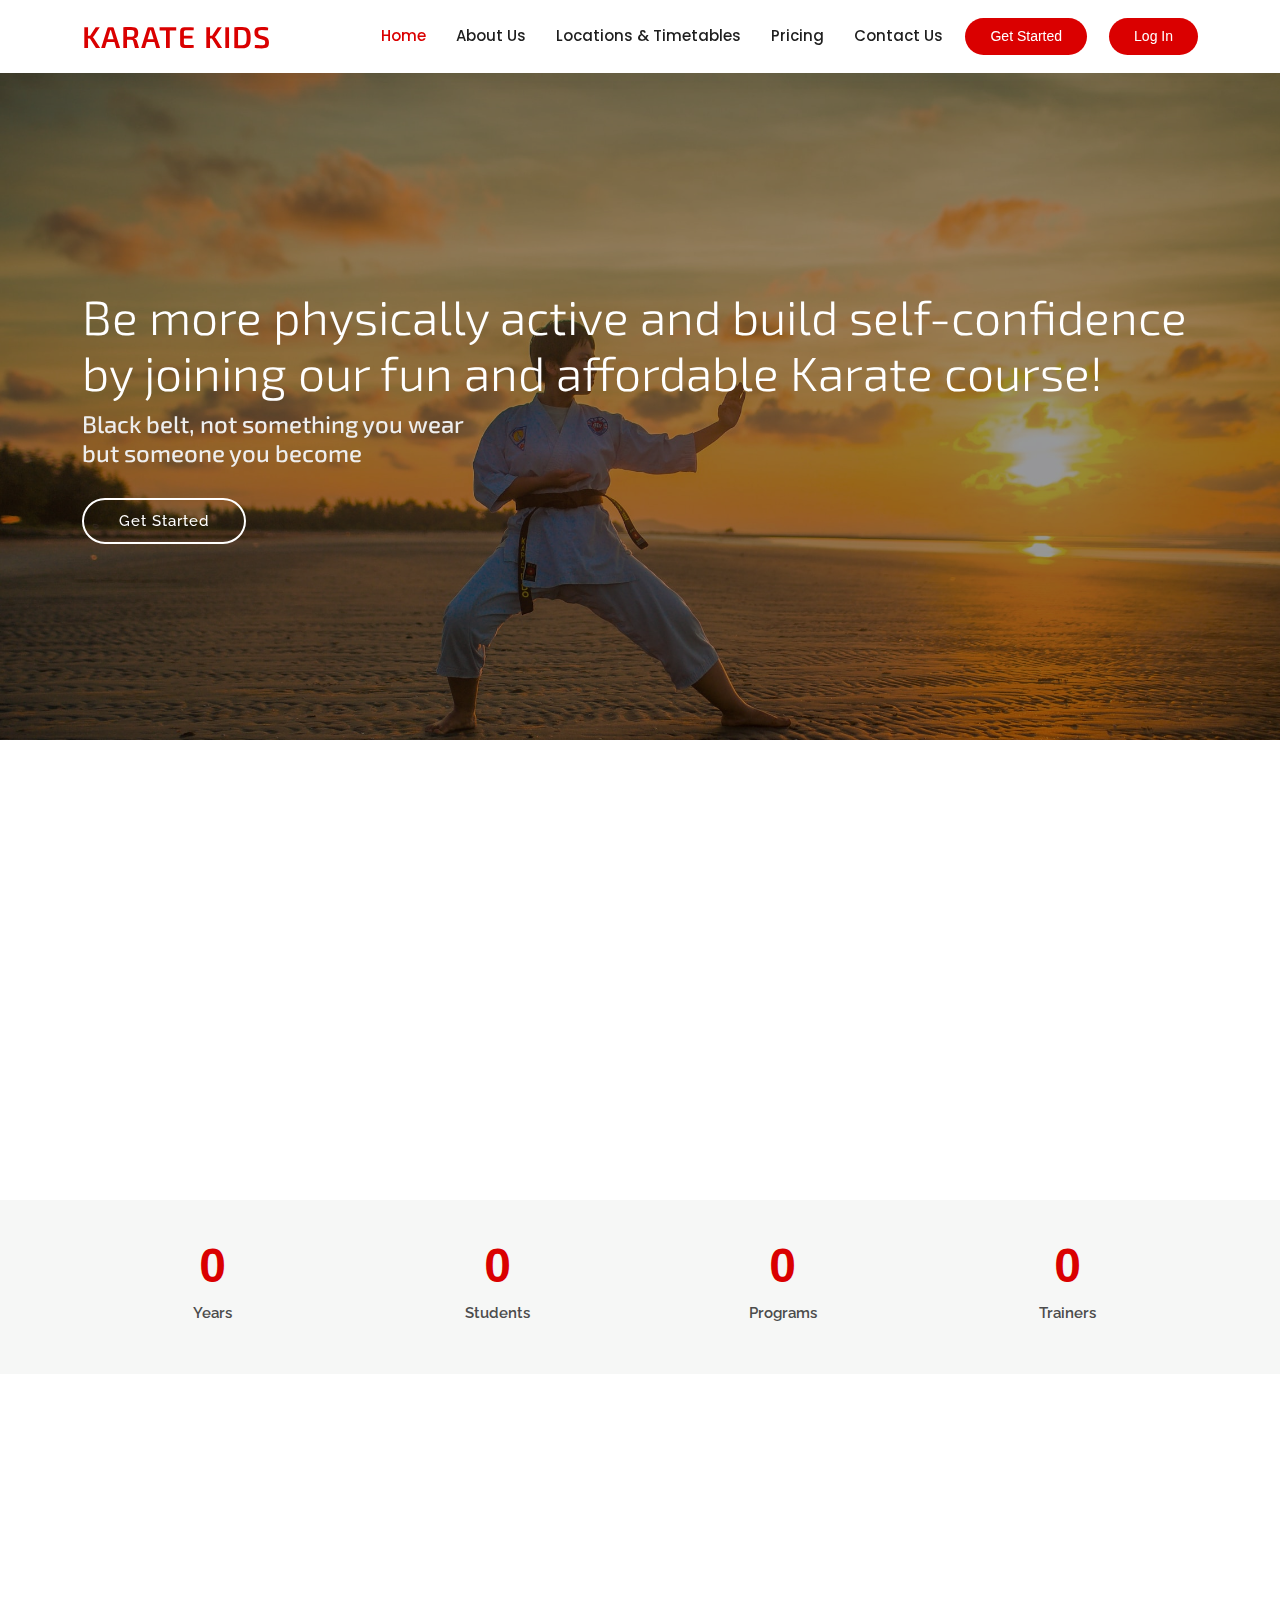
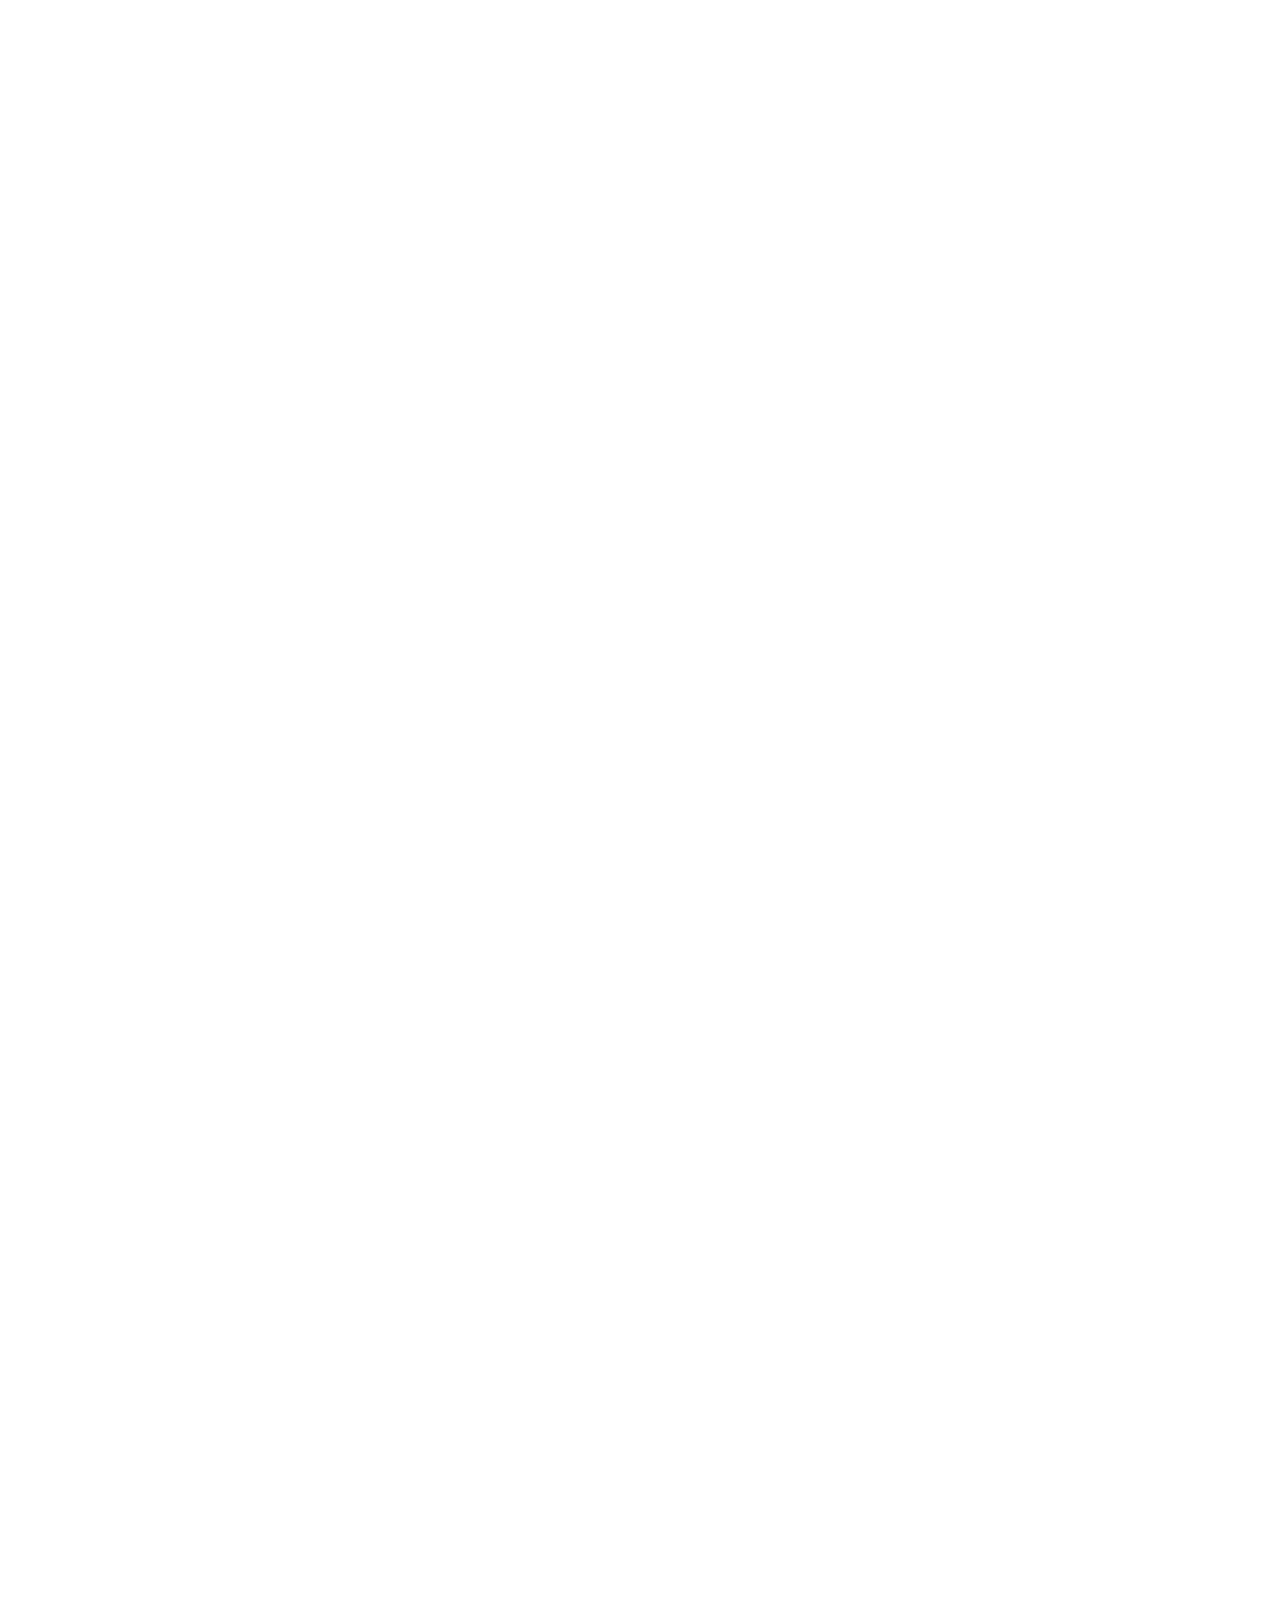
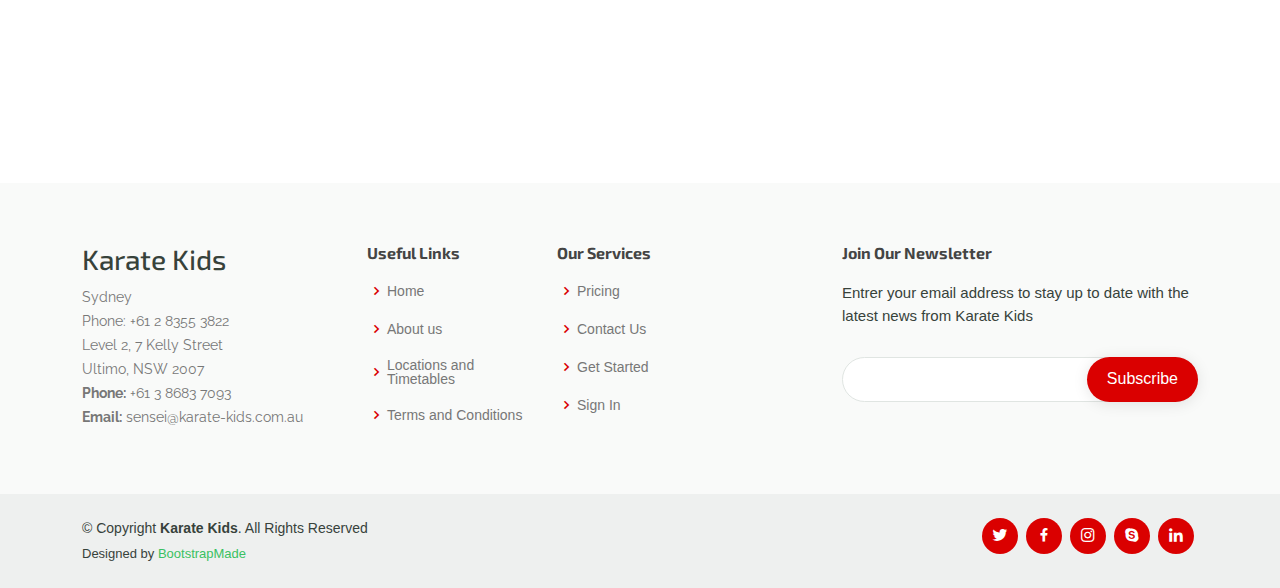
<file: index.html>
<!DOCTYPE html>
<html lang="en">

<head>
  <style>
    @import url('https://fonts.googleapis.com/css2?family=Exo+2:ital,wght@0,400;0,500;0,600;1,400;1,500&display=swap');
    </style>
  <meta charset="utf-8">
  <meta content="width=device-width, initial-scale=1.0" name="viewport">

  <title>Karate Kids</title>
  <meta content="" name="description">
  <meta content="" name="keywords">

  <!-- Favicons -->
  <link href="assets/img/favicon.png" rel="icon">
  <link href="assets/img/apple-touch-icon.png" rel="apple-touch-icon">

  <!-- Google Fonts -->
  <link href="https://fonts.googleapis.com/css?family=Open+Sans:300,300i,400,400i,600,600i,700,700i|Raleway:300,300i,400,400i,500,500i,600,600i,700,700i|Poppins:300,300i,400,400i,500,500i,600,600i,700,700i" rel="stylesheet">

  <!-- Vendor CSS Files -->
  <link href="assets/vendor/animate.css/animate.min.css" rel="stylesheet">
  <link href="assets/vendor/aos/aos.css" rel="stylesheet">
  <link href="assets/vendor/bootstrap/css/bootstrap.min.css" rel="stylesheet">
  <link href="assets/vendor/bootstrap-icons/bootstrap-icons.css" rel="stylesheet">
  <link href="assets/vendor/boxicons/css/boxicons.min.css" rel="stylesheet">
  <link href="assets/vendor/remixicon/remixicon.css" rel="stylesheet">
  <link href="assets/vendor/swiper/swiper-bundle.min.css" rel="stylesheet">

  <!-- Template Main CSS File -->
  <link href="assets/css/style.css" rel="stylesheet">

</head>

<body>

  <!-- ======= Header ======= -->
  <header id="header" class="fixed-top">
    <div class="container d-flex align-items-center">

      <h1 class="logo me-auto"><a href="index.html">Karate Kids</a></h1>
      <!-- Uncomment below if you prefer to use an image logo -->
      <!-- <a href="index.html" class="logo me-auto"><img src="assets/img/logo.png" alt="" class="img-fluid"></a>-->

      <nav id="navbar" class="navbar order-last order-lg-0">
        <ul>
          <li><a class="active" href="index.html">Home</a></li>
          <li><a href="about.html">About Us</a></li>
          <li><a href="Locations.html">Locations & Timetables</a></li>
          <li><a href="pricing.html">Pricing</a></li>
          <li><a href="contact.html">Contact Us</a></li>
          </ul>
        <i class="bi bi-list mobile-nav-toggle"></i>
      </nav>
      <!-- .navbar -->

      <a href="pricing.html" class="get-started-btn">Get Started</a>
      <a href="login.html" class="get-started-btn">Log In</a>

    </div>
      <!-- .navbar -->


  </header><!-- End Header -->

  <!-- ======= Hero Section ======= -->
  <section id="hero" class="d-flex justify-content-center align-items-center">
    <div class="container position-relative" data-aos="zoom-in" data-aos-delay="100">
      <h1>Be more physically active and build self-confidence by joining our fun and affordable Karate course!</h1>
      <h2>Black belt, not something you wear </br>
        but someone you become</h2>
      <a href="pricing.html" class="btn-get-started">Get Started</a>
    </div>
  </section><!-- End Hero -->

  <main id="main">

    <!-- ======= About Section ======= -->
    <section id="about" class="about">
      <div class="container" data-aos="fade-up">

        <div class="row">
          <div class="col-lg-6 order-1 order-lg-2" data-aos="fade-left" data-aos-delay="100">
            <img src="assets/img/about.jpg" class="img-fluid" alt="">
          </div>
          <div class="col-lg-6 pt-4 pt-lg-0 order-2 order-lg-1 content">
            <h3>About Us</h3>
            <p class="fst-italic">
              Kids Martial Arts: The Focus of Australia’s Youth Self Defence Karate
              was founded in 1994 by Kenpo Freestyle 6th Degree Black Belt, Matt Klein.</p>
            <ul>
              <li><i class="bi bi-check-circle"></i> Sydney’s first club specialising in martial arts for children.</li>
              <li><i class="bi bi-check-circle"></i> The classes were an instant hit with their high-energy, fun, and welcoming atmosphere.</li>
              
            </ul>
            <p>
              With almost three decades of experience working with children to better themselves we have the skills to encourage and grow the <i>best</i> in your children. 
            </p>

          </div>
        </div>

      </div>
    </section><!-- End About Section -->

        <!-- ======= Counts Section ======= -->
        <section id="counts" class="counts section-bg">
          <div class="container">
    
            <div class="row counters">
    
              <div class="col-lg-3 col-6 text-center">
                <span data-purecounter-start="0" data-purecounter-end="28" data-purecounter-duration="1" class="purecounter"></span>
                <p>Years</p>
              </div>
    
              <div class="col-lg-3 col-6 text-center">
                <span data-purecounter-start="0" data-purecounter-end="1888" data-purecounter-duration="1" class="purecounter"></span>
                <p>Students</p>
              </div>
    
              <div class="col-lg-3 col-6 text-center">
                <span data-purecounter-start="0" data-purecounter-end="18" data-purecounter-duration="1" class="purecounter"></span>
                <p>Programs</p>
              </div>
    
              <div class="col-lg-3 col-6 text-center">
                <span data-purecounter-start="0" data-purecounter-end="8" data-purecounter-duration="1" class="purecounter"></span>
                <p>Trainers</p>
              </div>
    
            </div>
    
          </div>
        </section><!-- End Counts Section -->    

    <!-- ======= Why Us Section ======= -->
    <section id="why-us" class="why-us">
      <div class="container" data-aos="fade-up">

        <div class="row">
          <div class="col-lg-4 d-flex align-items-stretch">
            <div class="content">
              <h3>Why Choose </br>
                Karate Kids?</h3>
              <p>
                Karate for kids is about learning to defend yourself and how to reach your goals. You will also improve concentration, coordination and balance. Making friends with other karate kids and learning to respect for others, courtesy, and avoiding violence. You will become fit, healthy and have a lot of fun!
              </p>
              <div class="text-center">
                <a href="about.html" class="more-btn">Learn More <i class="bx bx-chevron-right"></i></a>
              </div>
            </div>
          </div>
          <div class="col-lg-8 d-flex align-items-stretch" data-aos="zoom-in" data-aos-delay="100">
            <div class="icon-boxes d-flex flex-column justify-content-center">
              <div class="row">
                <div class="col-xl-4 d-flex align-items-stretch">
                  <div class="icon-box mt-4 mt-xl-0">
                    <i class="bx bx-receipt"></i>
                    <h4>Affordable fees</h4>
                    <p>We make the kids karate classes very affordable by charging low fees, by not charging for gradings, and by allowing students the option of wearing a uniform or not. </p>
                  </div>
                </div>
                <div class="col-xl-4 d-flex align-items-stretch">
                  <div class="icon-box mt-4 mt-xl-0">
                    <i class="bx bx-cube-alt"></i>
                    <h4>No contract</h4>
                    <p>We do not have any contracts to lock in our students. We do not believe in high pressure sales tactics to sell our equipment.</p>
                  </div>
                </div>
                <div class="col-xl-4 d-flex align-items-stretch">
                  <div class="icon-box mt-4 mt-xl-0">
                    <i class="bx bx-images"></i>
                    <h4>Fun and easy</h4>
                    <p>We make karate fun. We play games to build agility, teamwork, coordination, and concentration. We make it super easy for kids. All moves are broken down into the most basic steps.

                    </p>
                  </div>
                </div>
              </div>
            </div><!-- End .content-->
          </div>
        </div>

      </div>
    </section><!-- End Why Us Section -->

    

    <!-- ======= Popular Courses Section ======= -->
    <section id="popular-courses" class="courses">
      <div class="container" data-aos="fade-up">

        <div class="section-title">
          <h2>Courses</h2>
          <p>Popular Courses</p>
        </div>

        <div class="row" data-aos="zoom-in" data-aos-delay="100">

          <div class="col-lg-4 col-md-6 d-flex align-items-stretch">
            <div class="course-item">
              <img src="assets/img/course-1.jpg" class="img-fluid" alt="...">
              <div class="course-content">
                <div class="d-flex justify-content-between align-items-center mb-3">
                  <h4>Karate Beginners</h4>
                  <p class="price">$99</p>
                </div>

                <h3><a href="course-details.html">Karate Beginners</a></h3>
                <p>Learn the foundations of Karate, no experience needed. Enjoy a welcoming introduction to Karate</p>
                <div class="trainer d-flex justify-content-between align-items-center">
                  <div class="trainer-profile d-flex align-items-center">
                    <img src="assets/img/trainers/trainer-1.jpg" class="img-fluid" alt="">
                    <span>Jack</span>
                  </div>
                  <div class="trainer-rank d-flex align-items-center">
                    <i class="bx bx-user"></i>&nbsp;50
                    &nbsp;&nbsp;
                    <i class="bx bx-heart"></i>&nbsp;65
                  </div>
                </div>
              </div>
            </div>
          </div> <!-- End Course Item-->

          <div class="col-lg-4 col-md-6 d-flex align-items-stretch mt-4 mt-md-0">
            <div class="course-item">
              <img src="assets/img/course-2.jpg" class="img-fluid" alt="...">
              <div class="course-content">
                <div class="d-flex justify-content-between align-items-center mb-3">
                  <h4>Belt Class</h4>
                  <p class="price">$149</p>
                </div>

                <h3><a href="course-details.html">Experienced Students 8+ years old</a></h3>
                <p>Now that you've completed your introduction it's time to take the art of Karate to the next level</p>
                <div class="trainer d-flex justify-content-between align-items-center">
                  <div class="trainer-profile d-flex align-items-center">
                    <img src="assets/img/trainers/trainer-2.jpg" class="img-fluid" alt="">
                    <span>Talia</span>
                  </div>
                  <div class="trainer-rank d-flex align-items-center">
                    <i class="bx bx-user"></i>&nbsp;35
                    &nbsp;&nbsp;
                    <i class="bx bx-heart"></i>&nbsp;42
                  </div>
                </div>
              </div>
            </div>
          </div> <!-- End Course Item-->

          <div class="col-lg-4 col-md-6 d-flex align-items-stretch mt-4 mt-lg-0">
            <div class="course-item">
              <img src="assets/img/course-3.jpg" class="img-fluid" alt="...">
              <div class="course-content">
                <div class="d-flex justify-content-between align-items-center mb-3">
                  <h4>Advanced</h4>
                  <p class="price">$189</p>
                </div>

                <h3><a href="course-details.html">Senior Students</a></h3>
                <p>For students who've mastered the foundation of Karate and are seeking to master the discipline</p>
                <div class="trainer d-flex justify-content-between align-items-center">
                  <div class="trainer-profile d-flex align-items-center">
                    <img src="assets/img/trainers/trainer-3.jpg" class="img-fluid" alt="">
                    <span>Jon</span>
                  </div>
                  <div class="trainer-rank d-flex align-items-center">
                    <i class="bx bx-user"></i>&nbsp;20
                    &nbsp;&nbsp;
                    <i class="bx bx-heart"></i>&nbsp;85
                  </div>
                </div>
              </div>
            </div>
          </div> <!-- End Course Item-->

        </div>

      </div>
    </section><!-- End Popular Courses Section -->

    <!-- ======= Trainers Section ======= -->
    <section id="trainers" class="trainers">
      <div class="container" data-aos="fade-up">

        <div class="row" data-aos="zoom-in" data-aos-delay="100">
          <div class="col-lg-4 col-md-6 d-flex align-items-stretch">
            <div class="member">
              <img src="assets/img/trainers/trainer-1.jpg" class="img-fluid" alt="">
              <div class="member-content">
                <h4>Jack Chan</h4>
                <span>Red Belt Instructor</span>
                <p>
                  His favourite area of martial arts is self defence and exploring the techniques with his students. 
                </p>
                <div class="social">
                  <a href=""><i class="bi bi-twitter"></i></a>
                  <a href=""><i class="bi bi-facebook"></i></a>
                  <a href=""><i class="bi bi-instagram"></i></a>
                  <a href=""><i class="bi bi-linkedin"></i></a>
                </div>
              </div>
            </div>
          </div>

          <div class="col-lg-4 col-md-6 d-flex align-items-stretch">
            <div class="member">
              <img src="assets/img/trainers/trainer-2.jpg" class="img-fluid" alt="">
              <div class="member-content">
                <h4>Talia al Ghul</h4>
                <span>3rd Degree Black Belt</span>
                <p>
                  Sarah has excelled in tournament competition, ranking among the best in NSW in sparring and full contact forms.                 </p>
                <div class="social">
                  <a href=""><i class="bi bi-twitter"></i></a>
                  <a href=""><i class="bi bi-facebook"></i></a>
                  <a href=""><i class="bi bi-instagram"></i></a>
                  <a href=""><i class="bi bi-linkedin"></i></a>
                </div>
              </div>
            </div>
          </div>

          <div class="col-lg-4 col-md-6 d-flex align-items-stretch">
            <div class="member">
              <img src="assets/img/trainers/trainer-3.jpg" class="img-fluid" alt="">
              <div class="member-content">
                <h4>Jon Tsoi</h4>
                <span>5th Degree Black Belt</span>
                <p>
                  Our first 5th Degree Black Belt, jon has achieved every Black Belt award available.                 </p>
                <div class="social">
                  <a href=""><i class="bi bi-twitter"></i></a>
                  <a href=""><i class="bi bi-facebook"></i></a>
                  <a href=""><i class="bi bi-instagram"></i></a>
                  <a href=""><i class="bi bi-linkedin"></i></a>
                </div>
              </div>
            </div>
          </div>

        </div>

      </div>
    </section><!-- End Trainers Section -->

  </main><!-- End #main -->

  <!-- ======= Footer ======= -->
  <footer id="footer">

    <div class="footer-top">
      <div class="container">
        <div class="row">

          <div class="col-lg-3 col-md-6 footer-contact">
            <h3>Karate Kids</h3>
            <p>
              Sydney<br>
              Phone: +61 2 8355 3822<br>
              Level 2, 7 Kelly Street<br>
              Ultimo, NSW 2007<br>
              <strong>Phone:</strong> +61 3 8683 7093<br>
              <strong>Email:</strong> sensei@karate-kids.com.au<br>
            </p>
          </div>

          <div class="col-lg-2 col-md-6 footer-links">
            <h4>Useful Links</h4>
            <ul>
              <li><i class="bx bx-chevron-right"></i> <a href="index.html">Home</a></li>
              <li><i class="bx bx-chevron-right"></i> <a href="about.html">About us</a></li>
              <li><i class="bx bx-chevron-right"></i> <a href="Locations.html">Locations and Timetables</a></li>
              <li><i class="bx bx-chevron-right"></i> <a href="contact.html">Terms and Conditions</a></li>
            </ul>
          </div>

          <div class="col-lg-3 col-md-6 footer-links">
            <h4>Our Services</h4>
            <ul>
                            
              <li><i class="bx bx-chevron-right"></i> <a href="pricing.html">Pricing</a></li>
              <li><i class="bx bx-chevron-right"></i> <a href="contact.html">Contact Us</a></li>
              <li><i class="bx bx-chevron-right"></i> <a href="pricing2.html">Get Started</a></li>
              <li><i class="bx bx-chevron-right"></i> <a href="#">Sign In</a></li>
            </ul>
          </div>

          <div class="col-lg-4 col-md-6 footer-newsletter">
            <h4>Join Our Newsletter</h4>
            <p>Entrer your email address to stay up to date with the latest news from Karate Kids</p>
            <form action="" method="post">
              <input type="email" name="email"><input type="submit" value="Subscribe">
            </form>
          </div>

        </div>
      </div>
    </div>

    <div class="container d-md-flex py-4">

      <div class="me-md-auto text-center text-md-start">
        <div class="copyright">
          &copy; Copyright <strong><span>Karate Kids</span></strong>. All Rights Reserved
        </div>
        <div class="credits">
        
          Designed by <a href="https://bootstrapmade.com/">BootstrapMade</a>
        </div>
      </div>
      <div class="social-links text-center text-md-right pt-3 pt-md-0">
        <a href="#" class="twitter"><i class="bx bxl-twitter"></i></a>
        <a href="#" class="facebook"><i class="bx bxl-facebook"></i></a>
        <a href="#" class="instagram"><i class="bx bxl-instagram"></i></a>
        <a href="#" class="google-plus"><i class="bx bxl-skype"></i></a>
        <a href="#" class="linkedin"><i class="bx bxl-linkedin"></i></a>
      </div>
    </div>
  </footer><!-- End Footer -->

  <div id="preloader"></div>
  <a href="#" class="back-to-top d-flex align-items-center justify-content-center"><i class="bi bi-arrow-up-short"></i></a>

  <!-- Vendor JS Files -->
  <script src="assets/vendor/purecounter/purecounter_vanilla.js"></script>
  <script src="assets/vendor/aos/aos.js"></script>
  <script src="assets/vendor/bootstrap/js/bootstrap.bundle.min.js"></script>
  <script src="assets/vendor/swiper/swiper-bundle.min.js"></script>
  <script src="assets/vendor/php-email-form/validate.js"></script>

  <!-- Template Main JS File -->
  <script src="assets/js/main.js"></script>

</body>

</html>
</file>
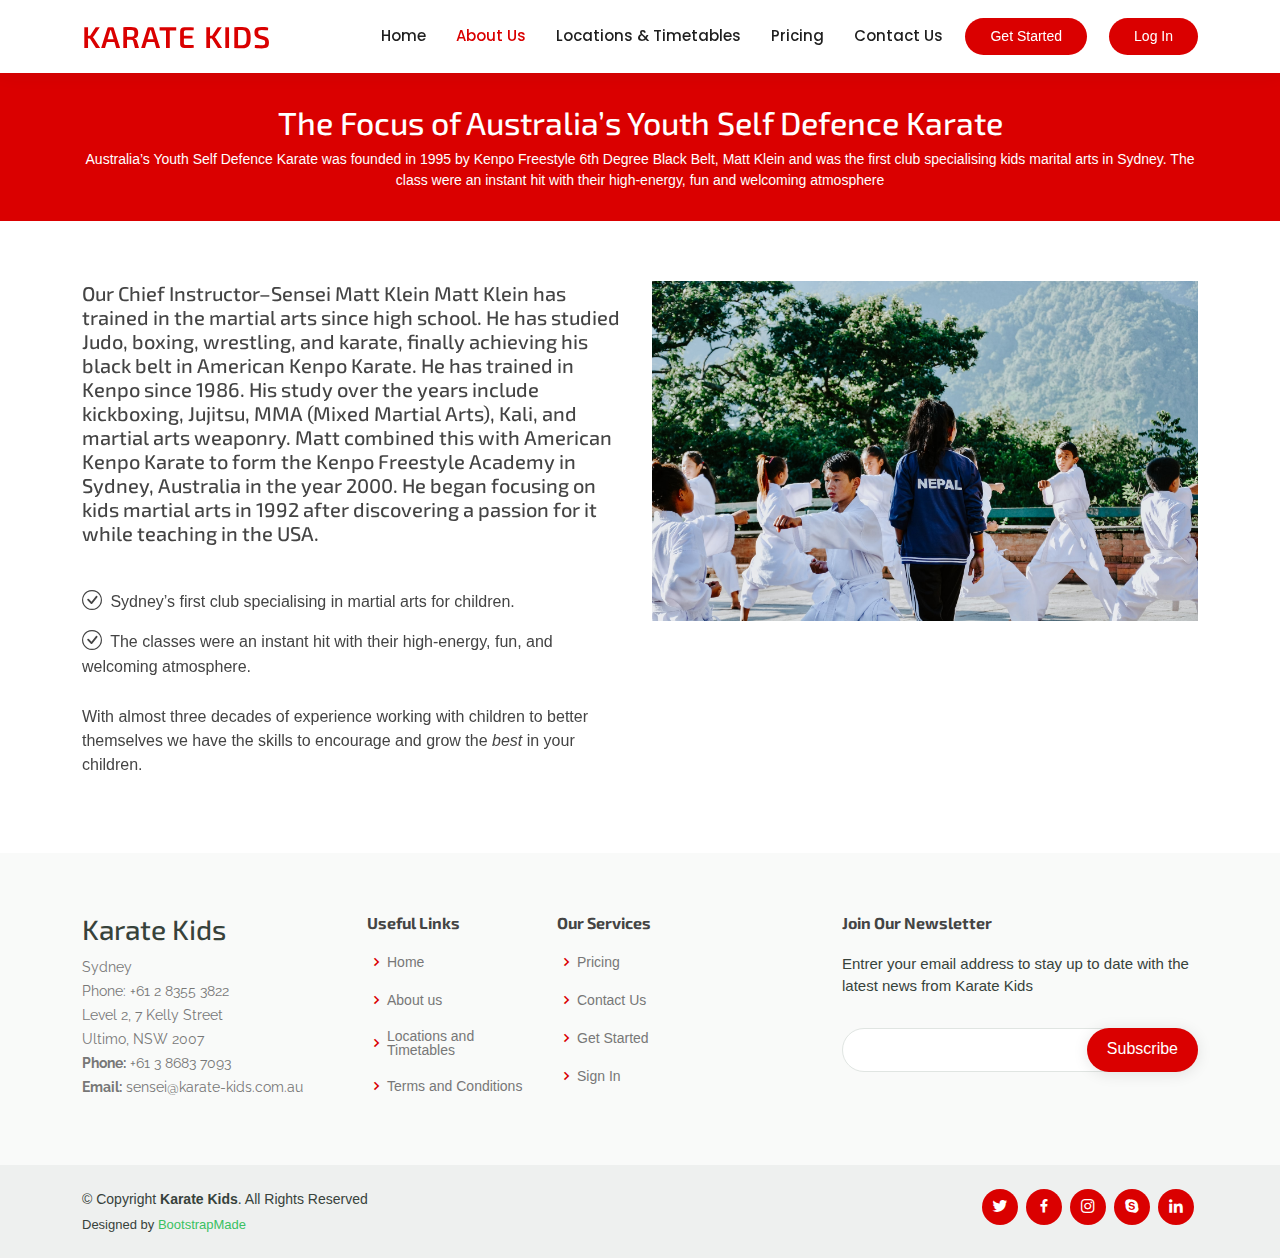
<file: about.html>
<!DOCTYPE html>
<html lang="en">

<head>
  <style>
    @import url('https://fonts.googleapis.com/css2?family=Exo+2:ital,wght@0,400;0,500;0,600;1,400;1,500&display=swap');
    </style>
  <meta charset="utf-8">
  <meta content="width=device-width, initial-scale=1.0" name="viewport">

  <title>About Us</title>
  <meta content="" name="description">
  <meta content="" name="keywords">

  <!-- Favicons -->
  <link href="assets/img/favicon.png" rel="icon">
  <link href="assets/img/apple-touch-icon.png" rel="apple-touch-icon">

  <!-- Google Fonts -->
  <link href="https://fonts.googleapis.com/css?family=Open+Sans:300,300i,400,400i,600,600i,700,700i|Raleway:300,300i,400,400i,500,500i,600,600i,700,700i|Poppins:300,300i,400,400i,500,500i,600,600i,700,700i" rel="stylesheet">

  <!-- Vendor CSS Files -->
  <link href="assets/vendor/animate.css/animate.min.css" rel="stylesheet">
  <link href="assets/vendor/aos/aos.css" rel="stylesheet">
  <link href="assets/vendor/bootstrap/css/bootstrap.min.css" rel="stylesheet">
  <link href="assets/vendor/bootstrap-icons/bootstrap-icons.css" rel="stylesheet">
  <link href="assets/vendor/boxicons/css/boxicons.min.css" rel="stylesheet">
  <link href="assets/vendor/remixicon/remixicon.css" rel="stylesheet">
  <link href="assets/vendor/swiper/swiper-bundle.min.css" rel="stylesheet">

  <!-- Template Main CSS File -->
  <link href="assets/css/style.css" rel="stylesheet">

  
</head>

<body>

  <!-- ======= Header ======= -->
  <header id="header" class="fixed-top">
    <div class="container d-flex align-items-center">

      <h1 class="logo me-auto"><a href="index.html">Mentor</a></h1>
      <!-- Uncomment below if you prefer to use an image logo -->
      <!-- <a href="index.html" class="logo me-auto"><img src="assets/img/logo.png" alt="" class="img-fluid"></a>-->

     <!-- ======= Header ======= -->
  <header id="header" class="fixed-top">
    <div class="container d-flex align-items-center">

      <h1 class="logo me-auto"><a href="index.html">Karate Kids</a></h1>
      <!-- Uncomment below if you prefer to use an image logo -->
      <!-- <a href="index.html" class="logo me-auto"><img src="assets/img/logo.png" alt="" class="img-fluid"></a>-->

      <nav id="navbar" class="navbar order-last order-lg-0">
        <ul>
          <li><a href="index.html">Home</a></li>
          <li><a class="active" href="about.html">About Us</a></li>
          <li><a href="Locations.html">Locations & Timetables</a></li>
          <li><a href="pricing.html">Pricing</a></li>
          <li><a href="contact.html">Contact Us</a></li>
          </ul>
        <i class="bi bi-list mobile-nav-toggle"></i>
    
      </nav>
      <!-- .navbar -->

      <a href="courses.html" class="get-started-btn">Get Started</a>
      <a href="courses.html" class="get-started-btn">Log In</a>

    </div>
      <!-- .navbar -->
     
    </div>
      <!-- .navbar -->
  </header><!-- End Header -->

  <main id="main" data-aos="fade-in">

    <!-- ======= Breadcrumbs ======= -->
    <div class="breadcrumbs">
      <div class="container">
        <h2>The Focus of Australia’s Youth Self Defence Karate</h2>
        <p>Australia’s Youth Self Defence Karate was founded in 1995 by Kenpo Freestyle 6th Degree Black Belt, Matt Klein and was the first club specialising kids marital arts in Sydney. The class were an instant hit with their high-energy, fun and welcoming atmosphere</p>
      </div>
    </div><!-- End Breadcrumbs -->

    <!-- ======= About Section ======= -->
    <section id="about" class="about">
      <div class="container" data-aos="fade-up">

        <div class="row">
          <div class="col-lg-6 order-1 order-lg-2" data-aos="fade-left" data-aos-delay="100">
            <img src="assets/img/about.jpg" class="img-fluid" alt="">
          </div>
          <div class="col-lg-6 pt-4 pt-lg-0 order-2 order-lg-1 content">
            <h5>Our Chief Instructor–Sensei Matt Klein
              Matt Klein has trained in the martial arts since high school. He has studied Judo, boxing, wrestling, and karate, finally achieving his black belt in American Kenpo Karate. He has trained in Kenpo since 1986. His study over the years include kickboxing, Jujitsu, MMA (Mixed Martial Arts), Kali, and martial arts weaponry. Matt combined this with American Kenpo Karate to form the Kenpo Freestyle Academy in Sydney, Australia in the year 2000. He began focusing on kids martial arts in 1992 after discovering a passion for it while teaching in the USA.</h5>
            <p class="fst-italic">
            </p> </br>
            <ul>
              <li><i class="bi bi-check-circle"></i> Sydney’s first club specialising in martial arts for children.</li>
              <li><i class="bi bi-check-circle"></i> The classes were an instant hit with their high-energy, fun, and welcoming atmosphere.</li>
              
            </ul>
            <p>
              With almost three decades of experience working with children to better themselves we have the skills to encourage and grow the <i>best</i> in your children. 
            </p>

          </div>
        </div>

      </div>
    </section><!-- End About Section -->




  </main><!-- End #main -->

   <!-- ======= Footer ======= -->
  <footer id="footer">

    <div class="footer-top">
      <div class="container">
        <div class="row">

          <div class="col-lg-3 col-md-6 footer-contact">
            <h3>Karate Kids</h3>
            <p>
              Sydney<br>
              Phone: +61 2 8355 3822<br>
              Level 2, 7 Kelly Street<br>
              Ultimo, NSW 2007<br>
              <strong>Phone:</strong> +61 3 8683 7093<br>
              <strong>Email:</strong> sensei@karate-kids.com.au<br>
            </p>
          </div>

          <div class="col-lg-2 col-md-6 footer-links">
            <h4>Useful Links</h4>
            <ul>
              <li><i class="bx bx-chevron-right"></i> <a href="index.html">Home</a></li>
              <li><i class="bx bx-chevron-right"></i> <a href="about.html">About us</a></li>
              <li><i class="bx bx-chevron-right"></i> <a href="Locations.html">Locations and Timetables</a></li>
              <li><i class="bx bx-chevron-right"></i> <a href="contact.html">Terms and Conditions</a></li>
            </ul>
          </div>

          <div class="col-lg-3 col-md-6 footer-links">
            <h4>Our Services</h4>
            <ul>
                            
              <li><i class="bx bx-chevron-right"></i> <a href="pricing.html">Pricing</a></li>
              <li><i class="bx bx-chevron-right"></i> <a href="contact.html">Contact Us</a></li>
              <li><i class="bx bx-chevron-right"></i> <a href="pricing.html">Get Started</a></li>
              <li><i class="bx bx-chevron-right"></i> <a href="#">Sign In</a></li>
            </ul>
          </div>

          <div class="col-lg-4 col-md-6 footer-newsletter">
            <h4>Join Our Newsletter</h4>
            <p>Entrer your email address to stay up to date with the latest news from Karate Kids</p>
            <form action="" method="post">
              <input type="email" name="email"><input type="submit" value="Subscribe">
            </form>
          </div>

        </div>
      </div>
    </div>

    <div class="container d-md-flex py-4">

      <div class="me-md-auto text-center text-md-start">
        <div class="copyright">
          &copy; Copyright <strong><span>Karate Kids</span></strong>. All Rights Reserved
        </div>
        <div class="credits">
        
          Designed by <a href="https://bootstrapmade.com/">BootstrapMade</a>
        </div>
      </div>
      <div class="social-links text-center text-md-right pt-3 pt-md-0">
        <a href="#" class="twitter"><i class="bx bxl-twitter"></i></a>
        <a href="#" class="facebook"><i class="bx bxl-facebook"></i></a>
        <a href="#" class="instagram"><i class="bx bxl-instagram"></i></a>
        <a href="#" class="google-plus"><i class="bx bxl-skype"></i></a>
        <a href="#" class="linkedin"><i class="bx bxl-linkedin"></i></a>
      </div>
    </div>
  </footer><!-- End Footer -->

  <div id="preloader"></div>
  <a href="#" class="back-to-top d-flex align-items-center justify-content-center"><i class="bi bi-arrow-up-short"></i></a>

  <!-- Vendor JS Files -->
  <script src="assets/vendor/purecounter/purecounter_vanilla.js"></script>
  <script src="assets/vendor/aos/aos.js"></script>
  <script src="assets/vendor/bootstrap/js/bootstrap.bundle.min.js"></script>
  <script src="assets/vendor/swiper/swiper-bundle.min.js"></script>
  <script src="assets/vendor/php-email-form/validate.js"></script>

  <!-- Template Main JS File -->
  <script src="assets/js/main.js"></script>

</body>

</html>
</file>
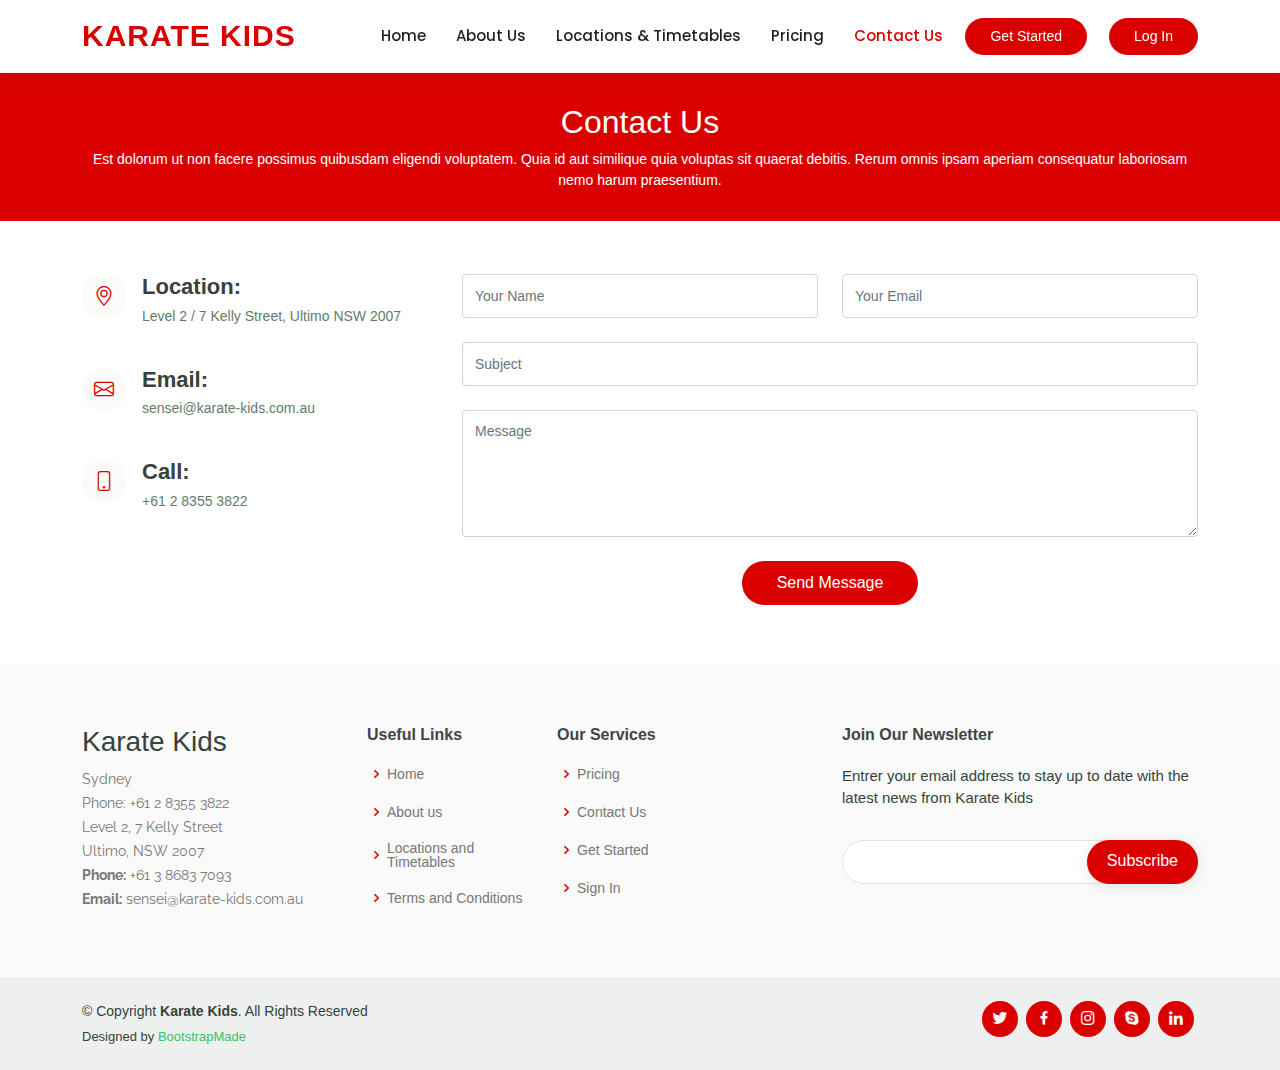
<file: contact.html>
<!DOCTYPE html>
<html lang="en">

<head>
  <meta charset="utf-8">
  <meta content="width=device-width, initial-scale=1.0" name="viewport">

  <title>Contact</title>
  <meta content="" name="description">
  <meta content="" name="keywords">

  <!-- Favicons -->
  <link href="assets/img/favicon.png" rel="icon">
  <link href="assets/img/apple-touch-icon.png" rel="apple-touch-icon">

  <!-- Google Fonts -->
  <link href="https://fonts.googleapis.com/css?family=Open+Sans:300,300i,400,400i,600,600i,700,700i|Raleway:300,300i,400,400i,500,500i,600,600i,700,700i|Poppins:300,300i,400,400i,500,500i,600,600i,700,700i" rel="stylesheet">

  <!-- Vendor CSS Files -->
  <link href="assets/vendor/animate.css/animate.min.css" rel="stylesheet">
  <link href="assets/vendor/aos/aos.css" rel="stylesheet">
  <link href="assets/vendor/bootstrap/css/bootstrap.min.css" rel="stylesheet">
  <link href="assets/vendor/bootstrap-icons/bootstrap-icons.css" rel="stylesheet">
  <link href="assets/vendor/boxicons/css/boxicons.min.css" rel="stylesheet">
  <link href="assets/vendor/remixicon/remixicon.css" rel="stylesheet">
  <link href="assets/vendor/swiper/swiper-bundle.min.css" rel="stylesheet">

  <!-- Template Main CSS File -->
  <link href="assets/css/style.css" rel="stylesheet">

 
</head>

<body>

  <!-- ======= Header ======= -->
  <header id="header" class="fixed-top">
    <div class="container d-flex align-items-center">

      <h1 class="logo me-auto"><a href="index.html">Karate Kids</a></h1>
      <!-- Uncomment below if you prefer to use an image logo -->
      <!-- <a href="index.html" class="logo me-auto"><img src="assets/img/logo.png" alt="" class="img-fluid"></a>-->

      <!-- ======= Header ======= -->
  <header id="header" class="fixed-top">
    <div class="container d-flex align-items-center">

      <h1 class="logo me-auto"><a href="index.html">Karate Kids</a></h1>
      <!-- Uncomment below if you prefer to use an image logo -->
      <!-- <a href="index.html" class="logo me-auto"><img src="assets/img/logo.png" alt="" class="img-fluid"></a>-->

      <nav id="navbar" class="navbar order-last order-lg-0">
        <ul>
          <li><a href="index.html">Home</a></li>
          <li><a href="about.html">About Us</a></li>
          <li><a href="Locations.html">Locations & Timetables</a></li>
          <li><a href="pricing.html">Pricing</a></li>
          <li><a class="active" href="contact.html">Contact Us</a></li>
          </ul>
        <i class="bi bi-list mobile-nav-toggle"></i>
      </nav>
      <!-- .navbar -->

      <a href="courses.html" class="get-started-btn">Get Started</a>
      <a href="courses.html" class="get-started-btn">Log In</a>

    </div>
      <!-- .navbar -->

     

    </div>
  </header><!-- End Header -->

  <main id="main">

    <!-- ======= Breadcrumbs ======= -->
    <div class="breadcrumbs" data-aos="fade-in">
      <div class="container">
        <h2>Contact Us</h2>
        <p>Est dolorum ut non facere possimus quibusdam eligendi voluptatem. Quia id aut similique quia voluptas sit quaerat debitis. Rerum omnis ipsam aperiam consequatur laboriosam nemo harum praesentium. </p>
      </div>
    </div><!-- End Breadcrumbs -->

    <!-- ======= Contact Section ======= -->
    <section id="contact" class="contact">
      

      <div class="container" data-aos="fade-up">

        <div class="row mt-5">

          <div class="col-lg-4">
            <div class="info">
              <div class="address">
                <i class="bi bi-geo-alt"></i>
                <h4>Location:</h4>
                <p>Level 2 / 7 Kelly Street, Ultimo NSW 2007
                  </p>
              </div>

              <div class="email">
                <i class="bi bi-envelope"></i>
                <h4>Email:</h4>
                <p>sensei@karate-kids.com.au</p>
              </div>

              <div class="phone">
                <i class="bi bi-phone"></i>
                <h4>Call:</h4>
                <p>+61 2 8355 3822</p>
              </div>

            </div>

          </div>

          <div class="col-lg-8 mt-5 mt-lg-0">

            <form action="forms/contact.php" method="post" role="form" class="php-email-form">
              <div class="row">
                <div class="col-md-6 form-group">
                  <input type="text" name="name" class="form-control" id="name" placeholder="Your Name" required>
                </div>
                <div class="col-md-6 form-group mt-3 mt-md-0">
                  <input type="email" class="form-control" name="email" id="email" placeholder="Your Email" required>
                </div>
              </div>
              <div class="form-group mt-3">
                <input type="text" class="form-control" name="subject" id="subject" placeholder="Subject" required>
              </div>
              <div class="form-group mt-3">
                <textarea class="form-control" name="message" rows="5" placeholder="Message" required></textarea>
              </div>
              <div class="my-3">
                <div class="loading">Loading</div>
                <div class="error-message"></div>
                <div class="sent-message">Your message has been sent. Thank you!</div>
              </div>
              <div class="text-center"><button type="submit">Send Message</button></div>
            </form>

          </div>

        </div>

      </div>
    </section><!-- End Contact Section -->

  </main><!-- End #main -->

  <!-- ======= Footer ======= -->
  <footer id="footer">

    <div class="footer-top">
      <div class="container">
        <div class="row">

          <div class="col-lg-3 col-md-6 footer-contact">
            <h3>Karate Kids</h3>
            <p>
              Sydney<br>
              Phone: +61 2 8355 3822<br>
              Level 2, 7 Kelly Street<br>
              Ultimo, NSW 2007<br>
              <strong>Phone:</strong> +61 3 8683 7093<br>
              <strong>Email:</strong> sensei@karate-kids.com.au<br>
            </p>
          </div>

          <div class="col-lg-2 col-md-6 footer-links">
            <h4>Useful Links</h4>
            <ul>
              <li><i class="bx bx-chevron-right"></i> <a href="index.html">Home</a></li>
              <li><i class="bx bx-chevron-right"></i> <a href="about.html">About us</a></li>
              <li><i class="bx bx-chevron-right"></i> <a href="Locations.html">Locations and Timetables</a></li>
              <li><i class="bx bx-chevron-right"></i> <a href="contact.html">Terms and Conditions</a></li>
            </ul>
          </div>

          <div class="col-lg-3 col-md-6 footer-links">
            <h4>Our Services</h4>
            <ul>
                            
              <li><i class="bx bx-chevron-right"></i> <a href="pricing.html">Pricing</a></li>
              <li><i class="bx bx-chevron-right"></i> <a href="contact.html">Contact Us</a></li>
              <li><i class="bx bx-chevron-right"></i> <a href="pricing.html">Get Started</a></li>
              <li><i class="bx bx-chevron-right"></i> <a href="#">Sign In</a></li>
            </ul>
          </div>

          <div class="col-lg-4 col-md-6 footer-newsletter">
            <h4>Join Our Newsletter</h4>
            <p>Entrer your email address to stay up to date with the latest news from Karate Kids</p>
            <form action="" method="post">
              <input type="email" name="email"><input type="submit" value="Subscribe">
            </form>
          </div>

        </div>
      </div>
    </div>

    <div class="container d-md-flex py-4">

      <div class="me-md-auto text-center text-md-start">
        <div class="copyright">
          &copy; Copyright <strong><span>Karate Kids</span></strong>. All Rights Reserved
        </div>
        <div class="credits">
        
          Designed by <a href="https://bootstrapmade.com/">BootstrapMade</a>
        </div>
      </div>
      <div class="social-links text-center text-md-right pt-3 pt-md-0">
        <a href="#" class="twitter"><i class="bx bxl-twitter"></i></a>
        <a href="#" class="facebook"><i class="bx bxl-facebook"></i></a>
        <a href="#" class="instagram"><i class="bx bxl-instagram"></i></a>
        <a href="#" class="google-plus"><i class="bx bxl-skype"></i></a>
        <a href="#" class="linkedin"><i class="bx bxl-linkedin"></i></a>
      </div>
    </div>
  </footer><!-- End Footer -->

  <div id="preloader"></div>
  <a href="#" class="back-to-top d-flex align-items-center justify-content-center"><i class="bi bi-arrow-up-short"></i></a>

  <!-- Vendor JS Files -->
  <script src="assets/vendor/purecounter/purecounter_vanilla.js"></script>
  <script src="assets/vendor/aos/aos.js"></script>
  <script src="assets/vendor/bootstrap/js/bootstrap.bundle.min.js"></script>
  <script src="assets/vendor/swiper/swiper-bundle.min.js"></script>
  <script src="assets/vendor/php-email-form/validate.js"></script>

  <!-- Template Main JS File -->
  <script src="assets/js/main.js"></script>

</body>

</html>
</file>
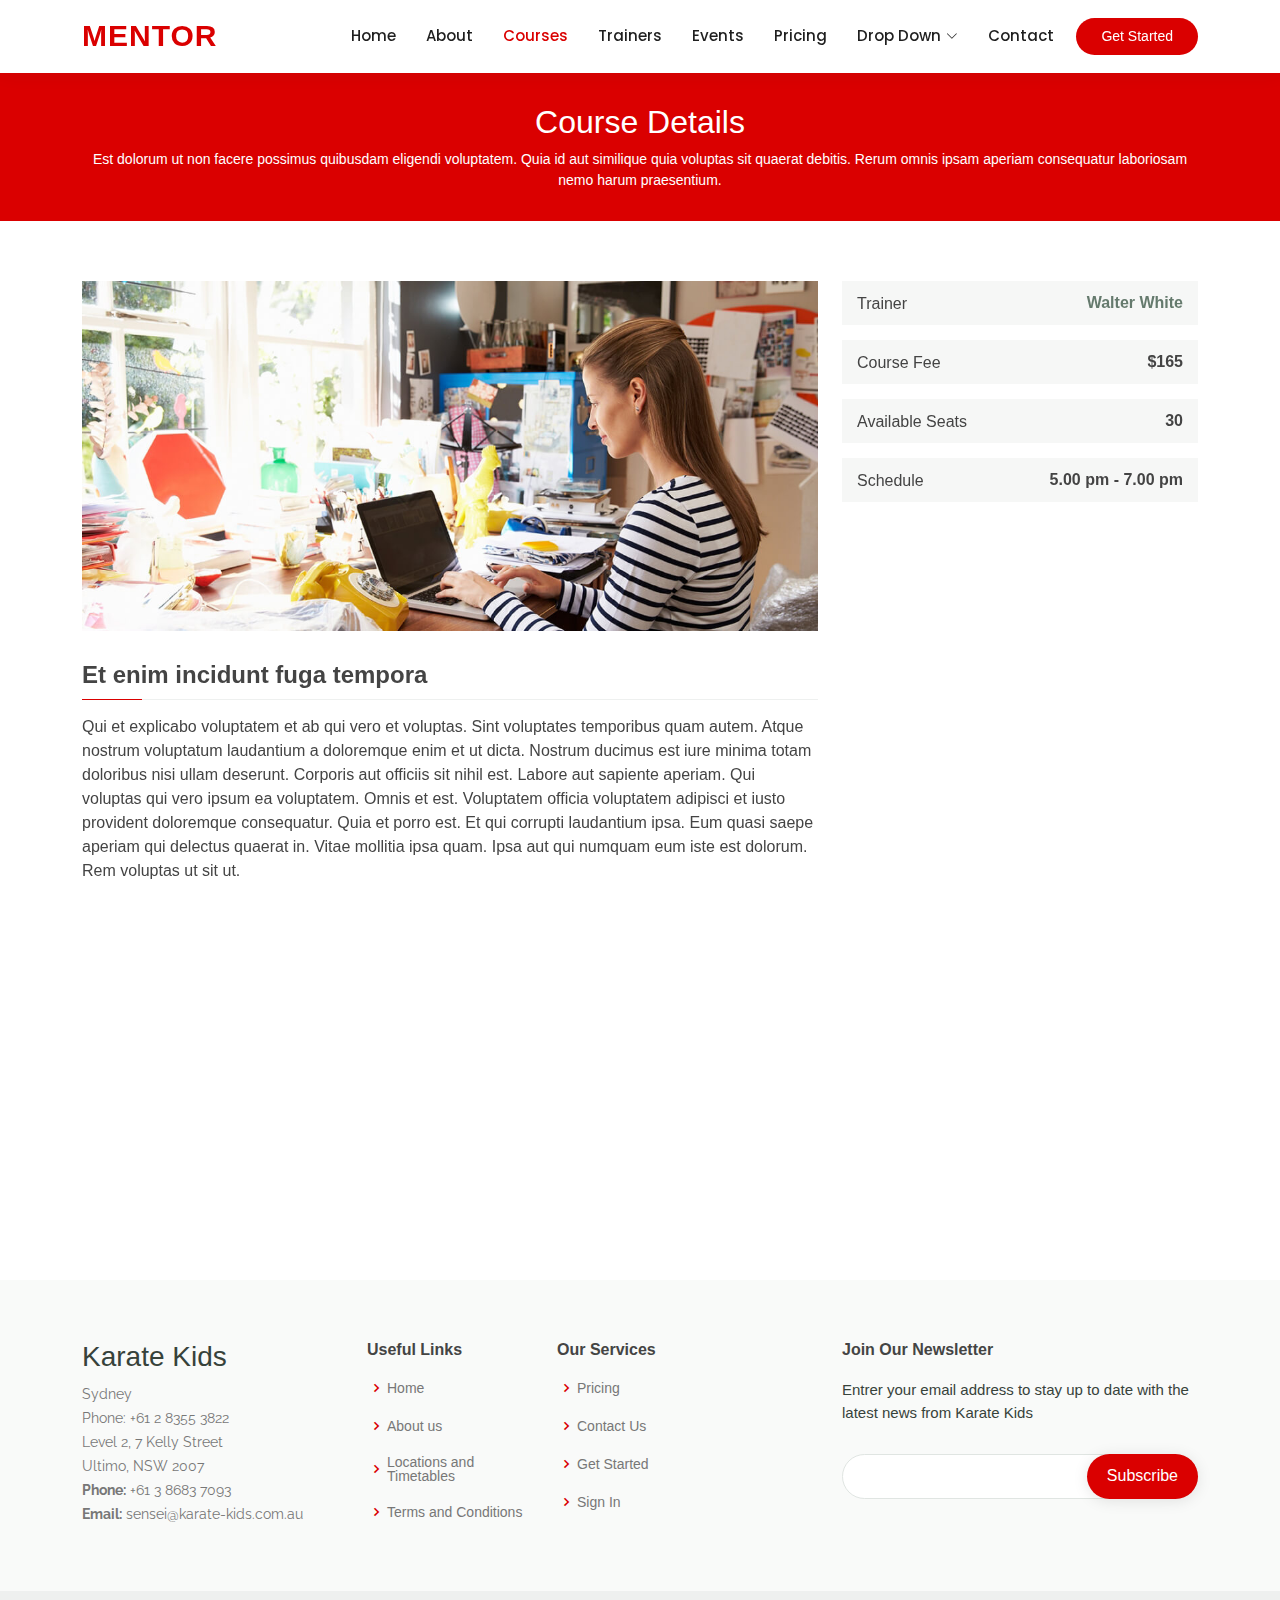
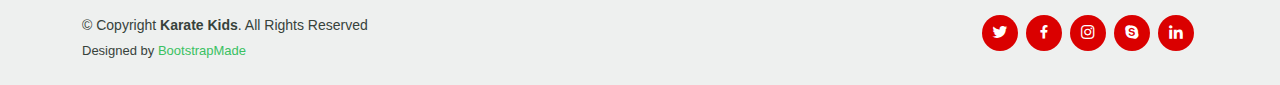
<file: course-details.html>
<!DOCTYPE html>
<html lang="en">

<head>
  <meta charset="utf-8">
  <meta content="width=device-width, initial-scale=1.0" name="viewport">

  <title>Course Details - Mentor Bootstrap Template</title>
  <meta content="" name="description">
  <meta content="" name="keywords">

  <!-- Favicons -->
  <link href="assets/img/favicon.png" rel="icon">
  <link href="assets/img/apple-touch-icon.png" rel="apple-touch-icon">

  <!-- Google Fonts -->
  <link href="https://fonts.googleapis.com/css?family=Open+Sans:300,300i,400,400i,600,600i,700,700i|Raleway:300,300i,400,400i,500,500i,600,600i,700,700i|Poppins:300,300i,400,400i,500,500i,600,600i,700,700i" rel="stylesheet">

  <!-- Vendor CSS Files -->
  <link href="assets/vendor/animate.css/animate.min.css" rel="stylesheet">
  <link href="assets/vendor/aos/aos.css" rel="stylesheet">
  <link href="assets/vendor/bootstrap/css/bootstrap.min.css" rel="stylesheet">
  <link href="assets/vendor/bootstrap-icons/bootstrap-icons.css" rel="stylesheet">
  <link href="assets/vendor/boxicons/css/boxicons.min.css" rel="stylesheet">
  <link href="assets/vendor/remixicon/remixicon.css" rel="stylesheet">
  <link href="assets/vendor/swiper/swiper-bundle.min.css" rel="stylesheet">

  <!-- Template Main CSS File -->
  <link href="assets/css/style.css" rel="stylesheet">

  <!-- =======================================================
  * Template Name: Mentor - v4.8.1
  * Template URL: https://bootstrapmade.com/mentor-free-education-bootstrap-theme/
  * Author: BootstrapMade.com
  * License: https://bootstrapmade.com/license/
  ======================================================== -->
</head>

<body>

  <!-- ======= Header ======= -->
  <header id="header" class="fixed-top">
    <div class="container d-flex align-items-center">

      <h1 class="logo me-auto"><a href="index.html">Mentor</a></h1>
      <!-- Uncomment below if you prefer to use an image logo -->
      <!-- <a href="index.html" class="logo me-auto"><img src="assets/img/logo.png" alt="" class="img-fluid"></a>-->

      <nav id="navbar" class="navbar order-last order-lg-0">
        <ul>
          <li><a href="index.html">Home</a></li>
          <li><a href="about.html">About</a></li>
          <li><a class="active" href="courses.html">Courses</a></li>
          <li><a href="trainers.html">Trainers</a></li>
          <li><a href="events.html">Events</a></li>
          <li><a href="pricing.html">Pricing</a></li>

          <li class="dropdown"><a href="#"><span>Drop Down</span> <i class="bi bi-chevron-down"></i></a>
            <ul>
              <li><a href="#">Drop Down 1</a></li>
              <li class="dropdown"><a href="#"><span>Deep Drop Down</span> <i class="bi bi-chevron-right"></i></a>
                <ul>
                  <li><a href="#">Deep Drop Down 1</a></li>
                  <li><a href="#">Deep Drop Down 2</a></li>
                  <li><a href="#">Deep Drop Down 3</a></li>
                  <li><a href="#">Deep Drop Down 4</a></li>
                  <li><a href="#">Deep Drop Down 5</a></li>
                </ul>
              </li>
              <li><a href="#">Drop Down 2</a></li>
              <li><a href="#">Drop Down 3</a></li>
              <li><a href="#">Drop Down 4</a></li>
            </ul>
          </li>
          <li><a href="contact.html">Contact</a></li>
        </ul>
        <i class="bi bi-list mobile-nav-toggle"></i>
      </nav><!-- .navbar -->

      <a href="courses.html" class="get-started-btn">Get Started</a>

    </div>
  </header><!-- End Header -->

  <main id="main">

    <!-- ======= Breadcrumbs ======= -->
    <div class="breadcrumbs" data-aos="fade-in">
      <div class="container">
        <h2>Course Details</h2>
        <p>Est dolorum ut non facere possimus quibusdam eligendi voluptatem. Quia id aut similique quia voluptas sit quaerat debitis. Rerum omnis ipsam aperiam consequatur laboriosam nemo harum praesentium. </p>
      </div>
    </div><!-- End Breadcrumbs -->

    <!-- ======= Cource Details Section ======= -->
    <section id="course-details" class="course-details">
      <div class="container" data-aos="fade-up">

        <div class="row">
          <div class="col-lg-8">
            <img src="assets/img/course-details.jpg" class="img-fluid" alt="">
            <h3>Et enim incidunt fuga tempora</h3>
            <p>
              Qui et explicabo voluptatem et ab qui vero et voluptas. Sint voluptates temporibus quam autem. Atque nostrum voluptatum laudantium a doloremque enim et ut dicta. Nostrum ducimus est iure minima totam doloribus nisi ullam deserunt. Corporis aut officiis sit nihil est. Labore aut sapiente aperiam.
              Qui voluptas qui vero ipsum ea voluptatem. Omnis et est. Voluptatem officia voluptatem adipisci et iusto provident doloremque consequatur. Quia et porro est. Et qui corrupti laudantium ipsa.
              Eum quasi saepe aperiam qui delectus quaerat in. Vitae mollitia ipsa quam. Ipsa aut qui numquam eum iste est dolorum. Rem voluptas ut sit ut.
            </p>
          </div>
          <div class="col-lg-4">

            <div class="course-info d-flex justify-content-between align-items-center">
              <h5>Trainer</h5>
              <p><a href="#">Walter White</a></p>
            </div>

            <div class="course-info d-flex justify-content-between align-items-center">
              <h5>Course Fee</h5>
              <p>$165</p>
            </div>

            <div class="course-info d-flex justify-content-between align-items-center">
              <h5>Available Seats</h5>
              <p>30</p>
            </div>

            <div class="course-info d-flex justify-content-between align-items-center">
              <h5>Schedule</h5>
              <p>5.00 pm - 7.00 pm</p>
            </div>

          </div>
        </div>

      </div>
    </section><!-- End Cource Details Section -->

    <!-- ======= Cource Details Tabs Section ======= -->
    <section id="cource-details-tabs" class="cource-details-tabs">
      <div class="container" data-aos="fade-up">

        <div class="row">
          <div class="col-lg-3">
            <ul class="nav nav-tabs flex-column">
              <li class="nav-item">
                <a class="nav-link active show" data-bs-toggle="tab" href="#tab-1">Modi sit est</a>
              </li>
              <li class="nav-item">
                <a class="nav-link" data-bs-toggle="tab" href="#tab-2">Unde praesentium sed</a>
              </li>
              <li class="nav-item">
                <a class="nav-link" data-bs-toggle="tab" href="#tab-3">Pariatur explicabo vel</a>
              </li>
              <li class="nav-item">
                <a class="nav-link" data-bs-toggle="tab" href="#tab-4">Nostrum qui quasi</a>
              </li>
              <li class="nav-item">
                <a class="nav-link" data-bs-toggle="tab" href="#tab-5">Iusto ut expedita aut</a>
              </li>
            </ul>
          </div>
          <div class="col-lg-9 mt-4 mt-lg-0">
            <div class="tab-content">
              <div class="tab-pane active show" id="tab-1">
                <div class="row">
                  <div class="col-lg-8 details order-2 order-lg-1">
                    <h3>Architecto ut aperiam autem id</h3>
                    <p class="fst-italic">Qui laudantium consequatur laborum sit qui ad sapiente dila parde sonata raqer a videna mareta paulona marka</p>
                    <p>Et nobis maiores eius. Voluptatibus ut enim blanditiis atque harum sint. Laborum eos ipsum ipsa odit magni. Incidunt hic ut molestiae aut qui. Est repellat minima eveniet eius et quis magni nihil. Consequatur dolorem quaerat quos qui similique accusamus nostrum rem vero</p>
                  </div>
                  <div class="col-lg-4 text-center order-1 order-lg-2">
                    <img src="assets/img/course-details-tab-1.png" alt="" class="img-fluid">
                  </div>
                </div>
              </div>
              <div class="tab-pane" id="tab-2">
                <div class="row">
                  <div class="col-lg-8 details order-2 order-lg-1">
                    <h3>Et blanditiis nemo veritatis excepturi</h3>
                    <p class="fst-italic">Qui laudantium consequatur laborum sit qui ad sapiente dila parde sonata raqer a videna mareta paulona marka</p>
                    <p>Ea ipsum voluptatem consequatur quis est. Illum error ullam omnis quia et reiciendis sunt sunt est. Non aliquid repellendus itaque accusamus eius et velit ipsa voluptates. Optio nesciunt eaque beatae accusamus lerode pakto madirna desera vafle de nideran pal</p>
                  </div>
                  <div class="col-lg-4 text-center order-1 order-lg-2">
                    <img src="assets/img/course-details-tab-2.png" alt="" class="img-fluid">
                  </div>
                </div>
              </div>
              <div class="tab-pane" id="tab-3">
                <div class="row">
                  <div class="col-lg-8 details order-2 order-lg-1">
                    <h3>Impedit facilis occaecati odio neque aperiam sit</h3>
                    <p class="fst-italic">Eos voluptatibus quo. Odio similique illum id quidem non enim fuga. Qui natus non sunt dicta dolor et. In asperiores velit quaerat perferendis aut</p>
                    <p>Iure officiis odit rerum. Harum sequi eum illum corrupti culpa veritatis quisquam. Neque necessitatibus illo rerum eum ut. Commodi ipsam minima molestiae sed laboriosam a iste odio. Earum odit nesciunt fugiat sit ullam. Soluta et harum voluptatem optio quae</p>
                  </div>
                  <div class="col-lg-4 text-center order-1 order-lg-2">
                    <img src="assets/img/course-details-tab-3.png" alt="" class="img-fluid">
                  </div>
                </div>
              </div>
              <div class="tab-pane" id="tab-4">
                <div class="row">
                  <div class="col-lg-8 details order-2 order-lg-1">
                    <h3>Fuga dolores inventore laboriosam ut est accusamus laboriosam dolore</h3>
                    <p class="fst-italic">Totam aperiam accusamus. Repellat consequuntur iure voluptas iure porro quis delectus</p>
                    <p>Eaque consequuntur consequuntur libero expedita in voluptas. Nostrum ipsam necessitatibus aliquam fugiat debitis quis velit. Eum ex maxime error in consequatur corporis atque. Eligendi asperiores sed qui veritatis aperiam quia a laborum inventore</p>
                  </div>
                  <div class="col-lg-4 text-center order-1 order-lg-2">
                    <img src="assets/img/course-details-tab-4.png" alt="" class="img-fluid">
                  </div>
                </div>
              </div>
              <div class="tab-pane" id="tab-5">
                <div class="row">
                  <div class="col-lg-8 details order-2 order-lg-1">
                    <h3>Est eveniet ipsam sindera pad rone matrelat sando reda</h3>
                    <p class="fst-italic">Omnis blanditiis saepe eos autem qui sunt debitis porro quia.</p>
                    <p>Exercitationem nostrum omnis. Ut reiciendis repudiandae minus. Omnis recusandae ut non quam ut quod eius qui. Ipsum quia odit vero atque qui quibusdam amet. Occaecati sed est sint aut vitae molestiae voluptate vel</p>
                  </div>
                  <div class="col-lg-4 text-center order-1 order-lg-2">
                    <img src="assets/img/course-details-tab-5.png" alt="" class="img-fluid">
                  </div>
                </div>
              </div>
            </div>
          </div>
        </div>

      </div>
    </section><!-- End Cource Details Tabs Section -->

  </main><!-- End #main -->

 <!-- ======= Footer ======= -->
 <footer id="footer">

  <div class="footer-top">
    <div class="container">
      <div class="row">

        <div class="col-lg-3 col-md-6 footer-contact">
          <h3>Karate Kids</h3>
          <p>
            Sydney<br>
            Phone: +61 2 8355 3822<br>
            Level 2, 7 Kelly Street<br>
            Ultimo, NSW 2007<br>
            <strong>Phone:</strong> +61 3 8683 7093<br>
            <strong>Email:</strong> sensei@karate-kids.com.au<br>
          </p>
        </div>

        <div class="col-lg-2 col-md-6 footer-links">
          <h4>Useful Links</h4>
          <ul>
            <li><i class="bx bx-chevron-right"></i> <a href="index.html">Home</a></li>
            <li><i class="bx bx-chevron-right"></i> <a href="about.html">About us</a></li>
            <li><i class="bx bx-chevron-right"></i> <a href="Locations.html">Locations and Timetables</a></li>
            <li><i class="bx bx-chevron-right"></i> <a href="contact.html">Terms and Conditions</a></li>
          </ul>
        </div>

        <div class="col-lg-3 col-md-6 footer-links">
          <h4>Our Services</h4>
          <ul>
                          
            <li><i class="bx bx-chevron-right"></i> <a href="pricing.html">Pricing</a></li>
            <li><i class="bx bx-chevron-right"></i> <a href="contact.html">Contact Us</a></li>
            <li><i class="bx bx-chevron-right"></i> <a href="pricing.html">Get Started</a></li>
            <li><i class="bx bx-chevron-right"></i> <a href="#">Sign In</a></li>
          </ul>
        </div>

        <div class="col-lg-4 col-md-6 footer-newsletter">
          <h4>Join Our Newsletter</h4>
          <p>Entrer your email address to stay up to date with the latest news from Karate Kids</p>
          <form action="" method="post">
            <input type="email" name="email"><input type="submit" value="Subscribe">
          </form>
        </div>

      </div>
    </div>
  </div>

  <div class="container d-md-flex py-4">

    <div class="me-md-auto text-center text-md-start">
      <div class="copyright">
        &copy; Copyright <strong><span>Karate Kids</span></strong>. All Rights Reserved
      </div>
      <div class="credits">
      
        Designed by <a href="https://bootstrapmade.com/">BootstrapMade</a>
      </div>
    </div>
    <div class="social-links text-center text-md-right pt-3 pt-md-0">
      <a href="#" class="twitter"><i class="bx bxl-twitter"></i></a>
      <a href="#" class="facebook"><i class="bx bxl-facebook"></i></a>
      <a href="#" class="instagram"><i class="bx bxl-instagram"></i></a>
      <a href="#" class="google-plus"><i class="bx bxl-skype"></i></a>
      <a href="#" class="linkedin"><i class="bx bxl-linkedin"></i></a>
    </div>
  </div>
</footer><!-- End Footer -->

<div id="preloader"></div>
<a href="#" class="back-to-top d-flex align-items-center justify-content-center"><i class="bi bi-arrow-up-short"></i></a>

<!-- Vendor JS Files -->
<script src="assets/vendor/purecounter/purecounter_vanilla.js"></script>
<script src="assets/vendor/aos/aos.js"></script>
<script src="assets/vendor/bootstrap/js/bootstrap.bundle.min.js"></script>
<script src="assets/vendor/swiper/swiper-bundle.min.js"></script>
<script src="assets/vendor/php-email-form/validate.js"></script>

<!-- Template Main JS File -->
<script src="assets/js/main.js"></script>

</body>

</html>
</file>
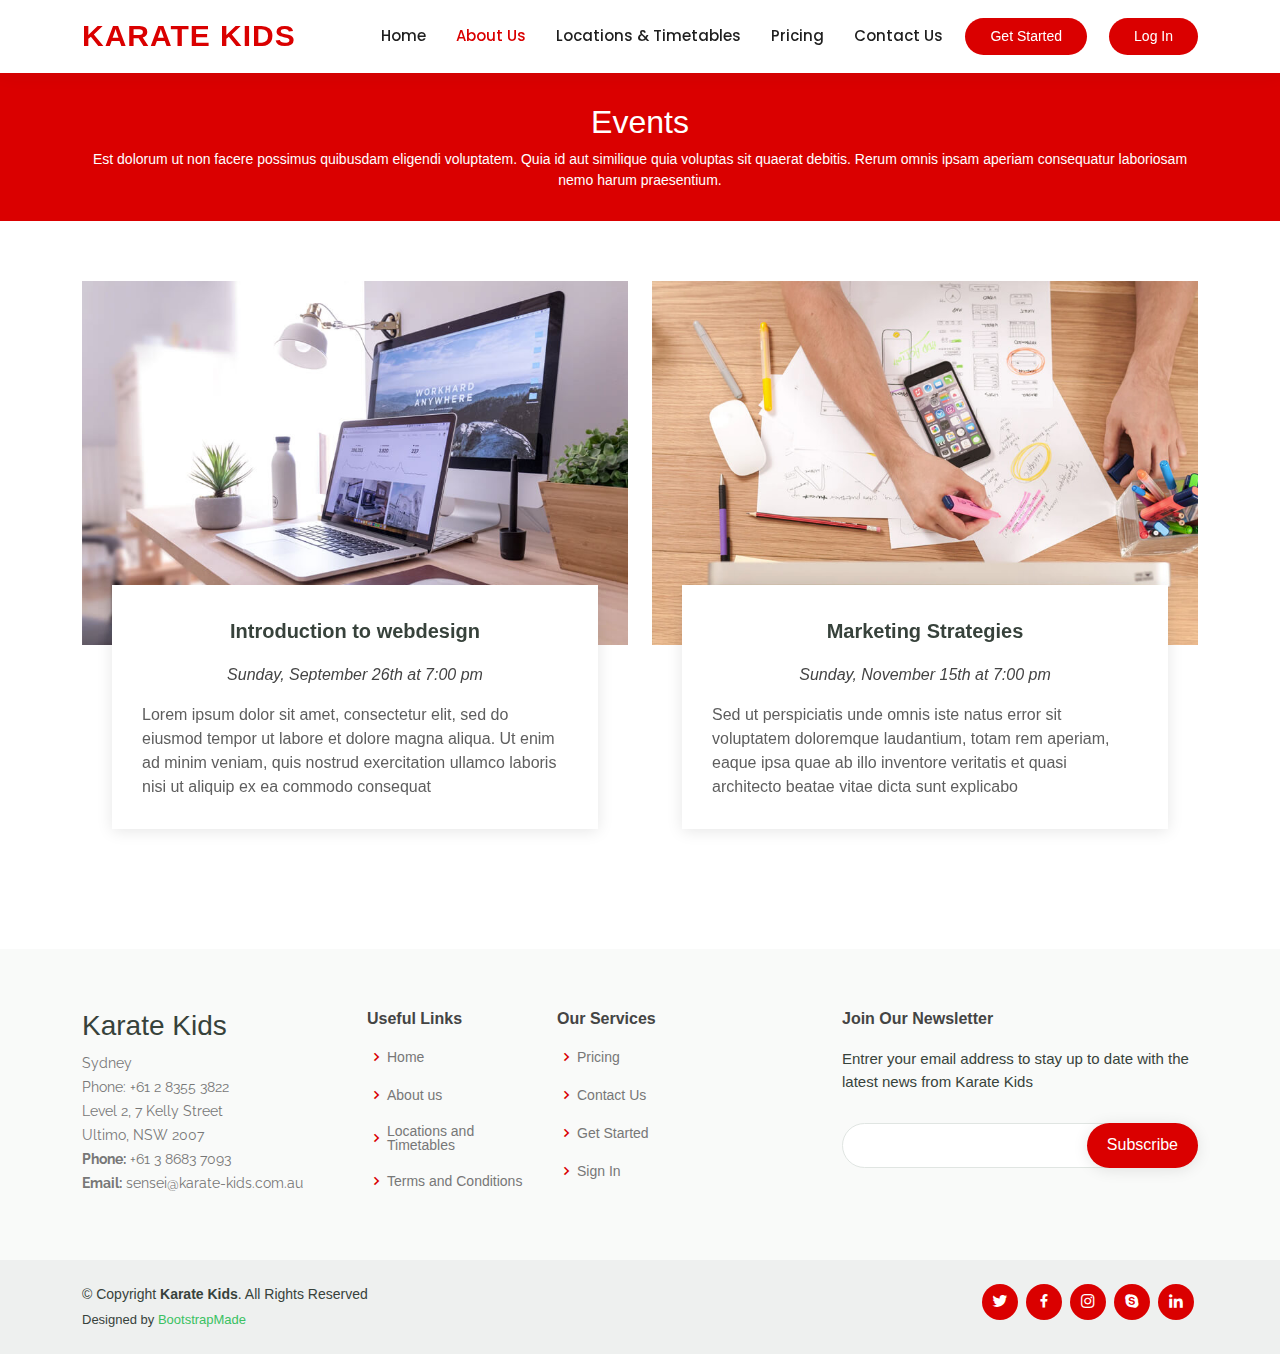
<file: events.html>
<!DOCTYPE html>
<html lang="en">

<head>
  <meta charset="utf-8">
  <meta content="width=device-width, initial-scale=1.0" name="viewport">

  <title>Events - Mentor Bootstrap Template</title>
  <meta content="" name="description">
  <meta content="" name="keywords">

  <!-- Favicons -->
  <link href="assets/img/favicon.png" rel="icon">
  <link href="assets/img/apple-touch-icon.png" rel="apple-touch-icon">

  <!-- Google Fonts -->
  <link href="https://fonts.googleapis.com/css?family=Open+Sans:300,300i,400,400i,600,600i,700,700i|Raleway:300,300i,400,400i,500,500i,600,600i,700,700i|Poppins:300,300i,400,400i,500,500i,600,600i,700,700i" rel="stylesheet">

  <!-- Vendor CSS Files -->
  <link href="assets/vendor/animate.css/animate.min.css" rel="stylesheet">
  <link href="assets/vendor/aos/aos.css" rel="stylesheet">
  <link href="assets/vendor/bootstrap/css/bootstrap.min.css" rel="stylesheet">
  <link href="assets/vendor/bootstrap-icons/bootstrap-icons.css" rel="stylesheet">
  <link href="assets/vendor/boxicons/css/boxicons.min.css" rel="stylesheet">
  <link href="assets/vendor/remixicon/remixicon.css" rel="stylesheet">
  <link href="assets/vendor/swiper/swiper-bundle.min.css" rel="stylesheet">

  <!-- Template Main CSS File -->
  <link href="assets/css/style.css" rel="stylesheet">

  <!-- =======================================================
  * Template Name: Mentor - v4.8.1
  * Template URL: https://bootstrapmade.com/mentor-free-education-bootstrap-theme/
  * Author: BootstrapMade.com
  * License: https://bootstrapmade.com/license/
  ======================================================== -->
</head>

<body>

  <!-- ======= Header ======= -->
 <!-- ======= Header ======= -->
 <header id="header" class="fixed-top">
  <div class="container d-flex align-items-center">

    <h1 class="logo me-auto"><a href="index.html">Karate Kids</a></h1>
    <!-- Uncomment below if you prefer to use an image logo -->
    <!-- <a href="index.html" class="logo me-auto"><img src="assets/img/logo.png" alt="" class="img-fluid"></a>-->

    <nav id="navbar" class="navbar order-last order-lg-0">
      <ul>
        <li><a href="index.html">Home</a></li>
        <li><a class="active" href="about.html">About Us</a></li>
        <li><a href="courses.html">Locations & Timetables</a></li>
        <li><a href="trainers.html">Pricing</a></li>
        <li><a href="events.html">Contact Us</a></li>
        </ul>
      <i class="bi bi-list mobile-nav-toggle"></i>
    </nav>
    <!-- .navbar -->

    <a href="courses.html" class="get-started-btn">Get Started</a>
    <a href="courses.html" class="get-started-btn">Log In</a>

  </div>
    <!-- .navbar -->


</header><!-- End Header -->
  </header><!-- End Header -->

  <main id="main">

    <!-- ======= Breadcrumbs ======= -->
    <div class="breadcrumbs" data-aos="fade-in">
      <div class="container">
        <h2>Events</h2>
        <p>Est dolorum ut non facere possimus quibusdam eligendi voluptatem. Quia id aut similique quia voluptas sit quaerat debitis. Rerum omnis ipsam aperiam consequatur laboriosam nemo harum praesentium. </p>
      </div>
    </div><!-- End Breadcrumbs -->

    <!-- ======= Events Section ======= -->
    <section id="events" class="events">
      <div class="container" data-aos="fade-up">

        <div class="row">
          <div class="col-md-6 d-flex align-items-stretch">
            <div class="card">
              <div class="card-img">
                <img src="assets/img/events-1.jpg" alt="...">
              </div>
              <div class="card-body">
                <h5 class="card-title"><a href="">Introduction to webdesign</a></h5>
                <p class="fst-italic text-center">Sunday, September 26th at 7:00 pm</p>
                <p class="card-text">Lorem ipsum dolor sit amet, consectetur elit, sed do eiusmod tempor ut labore et dolore magna aliqua. Ut enim ad minim veniam, quis nostrud exercitation ullamco laboris nisi ut aliquip ex ea commodo consequat</p>
              </div>
            </div>
          </div>
          <div class="col-md-6 d-flex align-items-stretch">
            <div class="card">
              <div class="card-img">
                <img src="assets/img/events-2.jpg" alt="...">
              </div>
              <div class="card-body">
                <h5 class="card-title"><a href="">Marketing Strategies</a></h5>
                <p class="fst-italic text-center">Sunday, November 15th at 7:00 pm</p>
                <p class="card-text">Sed ut perspiciatis unde omnis iste natus error sit voluptatem doloremque laudantium, totam rem aperiam, eaque ipsa quae ab illo inventore veritatis et quasi architecto beatae vitae dicta sunt explicabo</p>
              </div>
            </div>

          </div>
        </div>

      </div>
    </section><!-- End Events Section -->

  </main><!-- End #main -->

 <!-- ======= Footer ======= -->
 <footer id="footer">

  <div class="footer-top">
    <div class="container">
      <div class="row">

        <div class="col-lg-3 col-md-6 footer-contact">
          <h3>Karate Kids</h3>
          <p>
            Sydney<br>
            Phone: +61 2 8355 3822<br>
            Level 2, 7 Kelly Street<br>
            Ultimo, NSW 2007<br>
            <strong>Phone:</strong> +61 3 8683 7093<br>
            <strong>Email:</strong> sensei@karate-kids.com.au<br>
          </p>
        </div>

        <div class="col-lg-2 col-md-6 footer-links">
          <h4>Useful Links</h4>
          <ul>
            <li><i class="bx bx-chevron-right"></i> <a href="index.html">Home</a></li>
            <li><i class="bx bx-chevron-right"></i> <a href="about.html">About us</a></li>
            <li><i class="bx bx-chevron-right"></i> <a href="Locations.html">Locations and Timetables</a></li>
            <li><i class="bx bx-chevron-right"></i> <a href="contact.html">Terms and Conditions</a></li>
          </ul>
        </div>

        <div class="col-lg-3 col-md-6 footer-links">
          <h4>Our Services</h4>
          <ul>
                          
            <li><i class="bx bx-chevron-right"></i> <a href="pricing.html">Pricing</a></li>
            <li><i class="bx bx-chevron-right"></i> <a href="contact.html">Contact Us</a></li>
            <li><i class="bx bx-chevron-right"></i> <a href="pricing.html">Get Started</a></li>
            <li><i class="bx bx-chevron-right"></i> <a href="#">Sign In</a></li>
          </ul>
        </div>

        <div class="col-lg-4 col-md-6 footer-newsletter">
          <h4>Join Our Newsletter</h4>
          <p>Entrer your email address to stay up to date with the latest news from Karate Kids</p>
          <form action="" method="post">
            <input type="email" name="email"><input type="submit" value="Subscribe">
          </form>
        </div>

      </div>
    </div>
  </div>

  <div class="container d-md-flex py-4">

    <div class="me-md-auto text-center text-md-start">
      <div class="copyright">
        &copy; Copyright <strong><span>Karate Kids</span></strong>. All Rights Reserved
      </div>
      <div class="credits">
      
        Designed by <a href="https://bootstrapmade.com/">BootstrapMade</a>
      </div>
    </div>
    <div class="social-links text-center text-md-right pt-3 pt-md-0">
      <a href="#" class="twitter"><i class="bx bxl-twitter"></i></a>
      <a href="#" class="facebook"><i class="bx bxl-facebook"></i></a>
      <a href="#" class="instagram"><i class="bx bxl-instagram"></i></a>
      <a href="#" class="google-plus"><i class="bx bxl-skype"></i></a>
      <a href="#" class="linkedin"><i class="bx bxl-linkedin"></i></a>
    </div>
  </div>
</footer><!-- End Footer -->

<div id="preloader"></div>
<a href="#" class="back-to-top d-flex align-items-center justify-content-center"><i class="bi bi-arrow-up-short"></i></a>

<!-- Vendor JS Files -->
<script src="assets/vendor/purecounter/purecounter_vanilla.js"></script>
<script src="assets/vendor/aos/aos.js"></script>
<script src="assets/vendor/bootstrap/js/bootstrap.bundle.min.js"></script>
<script src="assets/vendor/swiper/swiper-bundle.min.js"></script>
<script src="assets/vendor/php-email-form/validate.js"></script>

<!-- Template Main JS File -->
<script src="assets/js/main.js"></script>

</body>

</html>
</file>
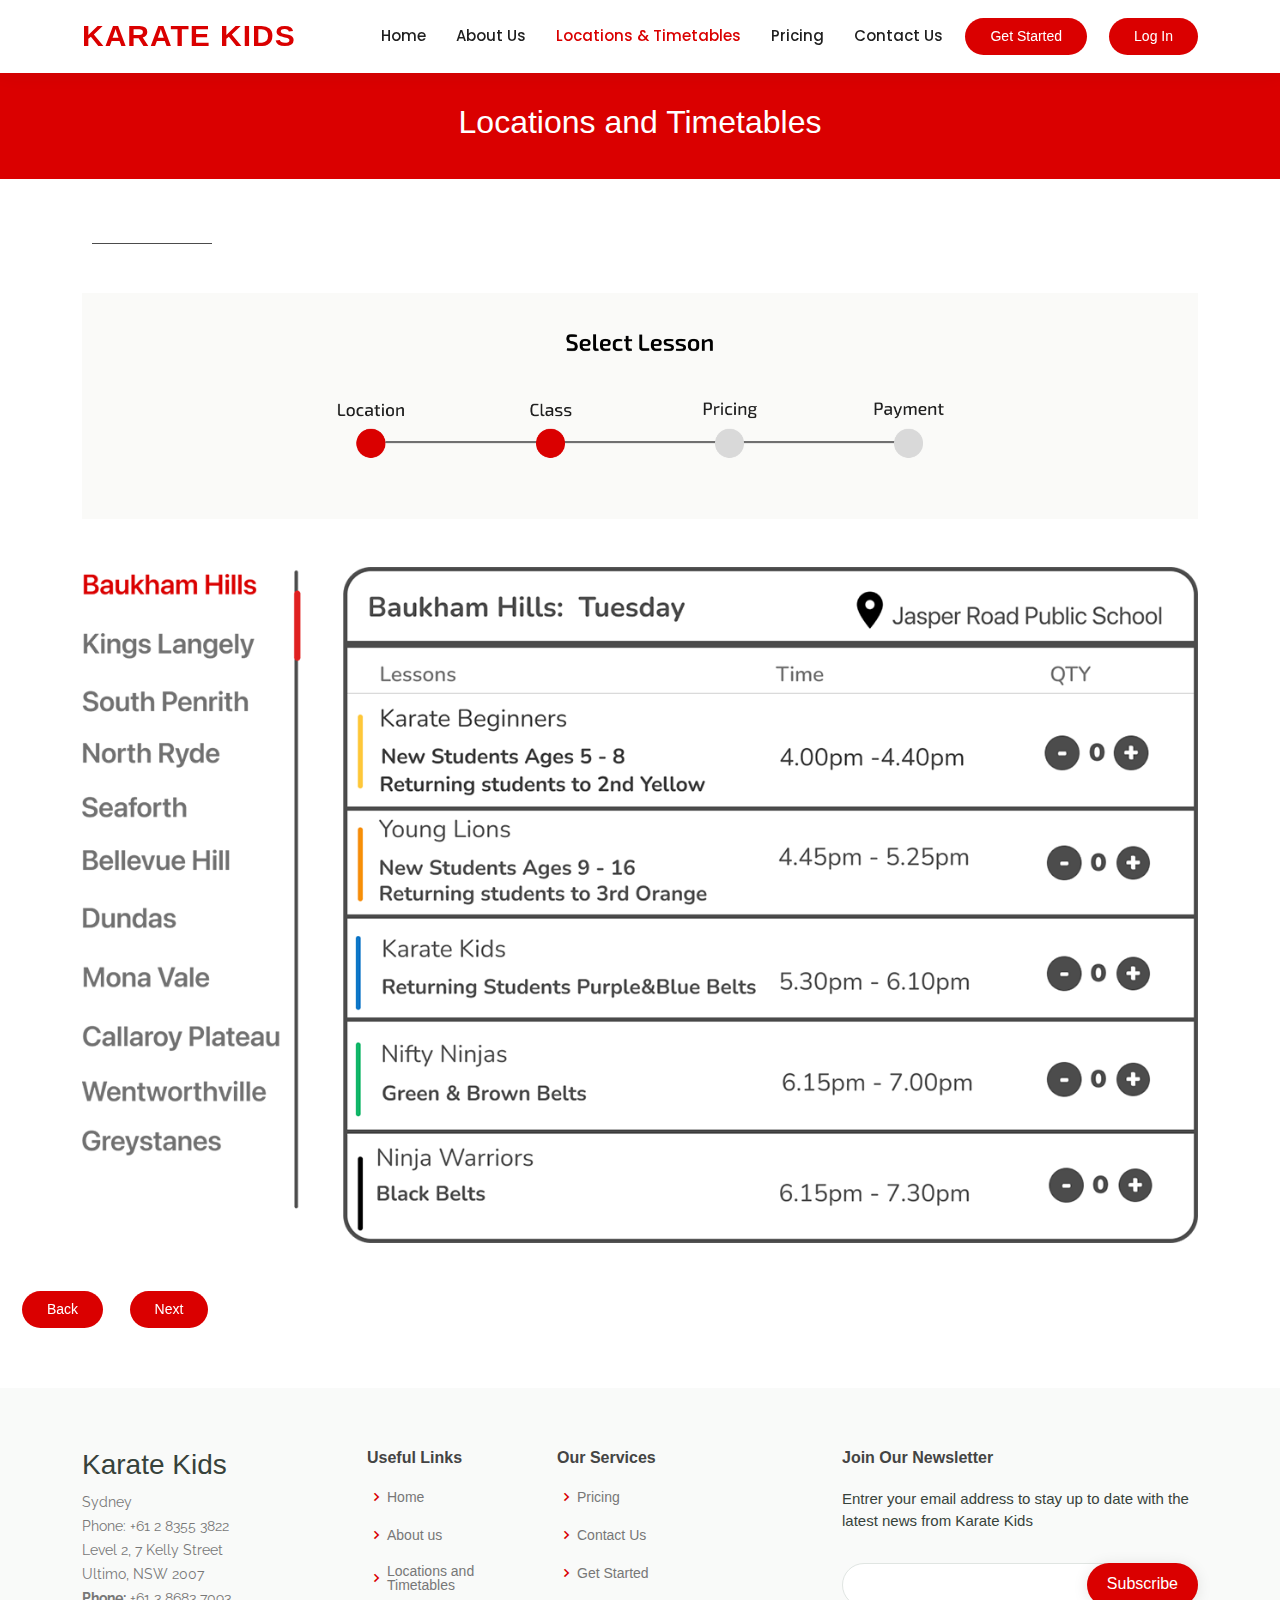
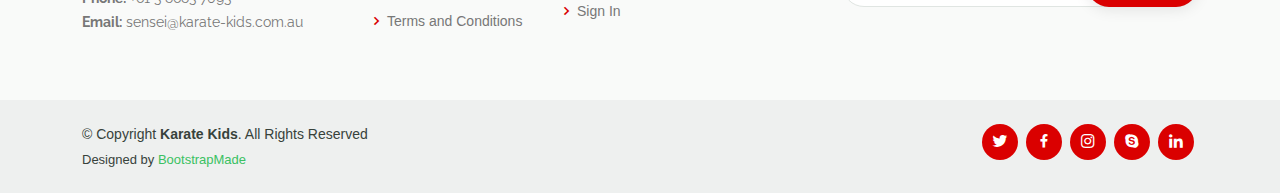
<file: Locations2.html>
<!DOCTYPE html>
<html lang="en">

<head>
  <meta charset="utf-8">
  <meta content="width=device-width, initial-scale=1.0" name="viewport">

  <title>Locations and Timetables</title>
  <meta content="" name="description">
  <meta content="" name="keywords">

  <!-- Favicons -->
  <link href="assets/img/favicon.png" rel="icon">
  <link href="assets/img/apple-touch-icon.png" rel="apple-touch-icon">

  <!-- Google Fonts -->
  <link href="https://fonts.googleapis.com/css?family=Open+Sans:300,300i,400,400i,600,600i,700,700i|Raleway:300,300i,400,400i,500,500i,600,600i,700,700i|Poppins:300,300i,400,400i,500,500i,600,600i,700,700i" rel="stylesheet">

  <!-- Vendor CSS Files -->
  <link href="assets/vendor/animate.css/animate.min.css" rel="stylesheet">
  <link href="assets/vendor/aos/aos.css" rel="stylesheet">
  <link href="assets/vendor/bootstrap/css/bootstrap.min.css" rel="stylesheet">
  <link href="assets/vendor/bootstrap-icons/bootstrap-icons.css" rel="stylesheet">
  <link href="assets/vendor/boxicons/css/boxicons.min.css" rel="stylesheet">
  <link href="assets/vendor/remixicon/remixicon.css" rel="stylesheet">
  <link href="assets/vendor/swiper/swiper-bundle.min.css" rel="stylesheet">

  <!-- Template Main CSS File -->
  <link href="assets/css/style.css" rel="stylesheet">

 
</head>

<body>

  <!-- ======= Header ======= -->
  <header id="header" class="fixed-top">
    <div class="container d-flex align-items-center">

      <h1 class="logo me-auto"><a href="index.html">Karate Kids</a></h1>
      <!-- Uncomment below if you prefer to use an image logo -->
      <!-- <a href="index.html" class="logo me-auto"><img src="assets/img/logo.png" alt="" class="img-fluid"></a>-->

     <!-- ======= Header ======= -->
  <header id="header" class="fixed-top">
    <div class="container d-flex align-items-center">

      <h1 class="logo me-auto"><a href="index.html">Karate Kids</a></h1>
      <!-- Uncomment below if you prefer to use an image logo -->
      <!-- <a href="index.html" class="logo me-auto"><img src="assets/img/logo.png" alt="" class="img-fluid"></a>-->

      <nav id="navbar" class="navbar order-last order-lg-0">
        <ul>
          <li><a href="index.html">Home</a></li>
          <li><a href="about.html">About Us</a></li>
          <li><a class="active" href="Locations.html">Locations & Timetables</a></li>
          <li><a href="pricing.html">Pricing</a></li>
          <li><a href="contact.html">Contact Us</a></li>
          </ul>
        <i class="bi bi-list mobile-nav-toggle"></i>
    
      </nav>
      <!-- .navbar -->

      <a href="courses.html" class="get-started-btn">Get Started</a>
      <a href="courses.html" class="get-started-btn">Log In</a>

    </div>
      <!-- .navbar -->
     
    </div>
      <!-- .navbar -->
  </header><!-- End Header -->

  <main id="main" data-aos="fade-in">

    <!-- ======= Breadcrumbs ======= -->
    <div class="breadcrumbs">
      <div class="container">
        <h2>Locations and Timetables</h2>
        <p>  </p>
      </div>
    </div><!-- End Breadcrumbs -->


        <!-- ======= Popular Courses Section ======= -->
        <section>
          <div class="container" data-aos="fade-up">
    
            <div class="section-title">
              <h2> </h2>
              <p> </p>
            </div>
    
            <div>
            <img src="assets/img/Stepper 2.png" class="img-fluid" alt="...">
          </div>
        </br>
      </br>
    
          <div>
            <img src="assets/img/Stepper 2 Content.png" class="img-fluid" alt="...">
          </div>

        </div>
      </br>
    </br>


<div class="col-lg-12 col-md-6 d-flex align-items-last mt-4 mt-lg-0">
<div class="text-center">
  <a href="locations.html" class="get-started-btn">Back</a>
  <a href="locations3.html" class="get-started-btn">Next</a>
</div>
</div>
        </section><!-- End Popular Courses Section -->

  </main><!-- End #main -->

   <!-- ======= Footer ======= -->
  <footer id="footer">

    <div class="footer-top">
      <div class="container">
        <div class="row">

          <div class="col-lg-3 col-md-6 footer-contact">
            <h3>Karate Kids</h3>
            <p>
              Sydney<br>
              Phone: +61 2 8355 3822<br>
              Level 2, 7 Kelly Street<br>
              Ultimo, NSW 2007<br>
              <strong>Phone:</strong> +61 3 8683 7093<br>
              <strong>Email:</strong> sensei@karate-kids.com.au<br>
            </p>
          </div>

          <div class="col-lg-2 col-md-6 footer-links">
            <h4>Useful Links</h4>
            <ul>
              <li><i class="bx bx-chevron-right"></i> <a href="index.html">Home</a></li>
              <li><i class="bx bx-chevron-right"></i> <a href="about.html">About us</a></li>
              <li><i class="bx bx-chevron-right"></i> <a href="Locations.html">Locations and Timetables</a></li>
              <li><i class="bx bx-chevron-right"></i> <a href="contact.html">Terms and Conditions</a></li>
            </ul>
          </div>

          <div class="col-lg-3 col-md-6 footer-links">
            <h4>Our Services</h4>
            <ul>
                            
              <li><i class="bx bx-chevron-right"></i> <a href="pricing.html">Pricing</a></li>
              <li><i class="bx bx-chevron-right"></i> <a href="contact.html">Contact Us</a></li>
              <li><i class="bx bx-chevron-right"></i> <a href="pricing.html">Get Started</a></li>
              <li><i class="bx bx-chevron-right"></i> <a href="#">Sign In</a></li>
            </ul>
          </div>

          <div class="col-lg-4 col-md-6 footer-newsletter">
            <h4>Join Our Newsletter</h4>
            <p>Entrer your email address to stay up to date with the latest news from Karate Kids</p>
            <form action="" method="post">
              <input type="email" name="email"><input type="submit" value="Subscribe">
            </form>
          </div>

        </div>
      </div>
    </div>

    <div class="container d-md-flex py-4">

      <div class="me-md-auto text-center text-md-start">
        <div class="copyright">
          &copy; Copyright <strong><span>Karate Kids</span></strong>. All Rights Reserved
        </div>
        <div class="credits">
        
          Designed by <a href="https://bootstrapmade.com/">BootstrapMade</a>
        </div>
      </div>
      <div class="social-links text-center text-md-right pt-3 pt-md-0">
        <a href="#" class="twitter"><i class="bx bxl-twitter"></i></a>
        <a href="#" class="facebook"><i class="bx bxl-facebook"></i></a>
        <a href="#" class="instagram"><i class="bx bxl-instagram"></i></a>
        <a href="#" class="google-plus"><i class="bx bxl-skype"></i></a>
        <a href="#" class="linkedin"><i class="bx bxl-linkedin"></i></a>
      </div>
    </div>
  </footer><!-- End Footer -->

  <div id="preloader"></div>
  <a href="#" class="back-to-top d-flex align-items-center justify-content-center"><i class="bi bi-arrow-up-short"></i></a>

  <!-- Vendor JS Files -->
  <script src="assets/vendor/purecounter/purecounter_vanilla.js"></script>
  <script src="assets/vendor/aos/aos.js"></script>
  <script src="assets/vendor/bootstrap/js/bootstrap.bundle.min.js"></script>
  <script src="assets/vendor/swiper/swiper-bundle.min.js"></script>
  <script src="assets/vendor/php-email-form/validate.js"></script>

  <!-- Template Main JS File -->
  <script src="assets/js/main.js"></script>

</body>

</html>
</file>
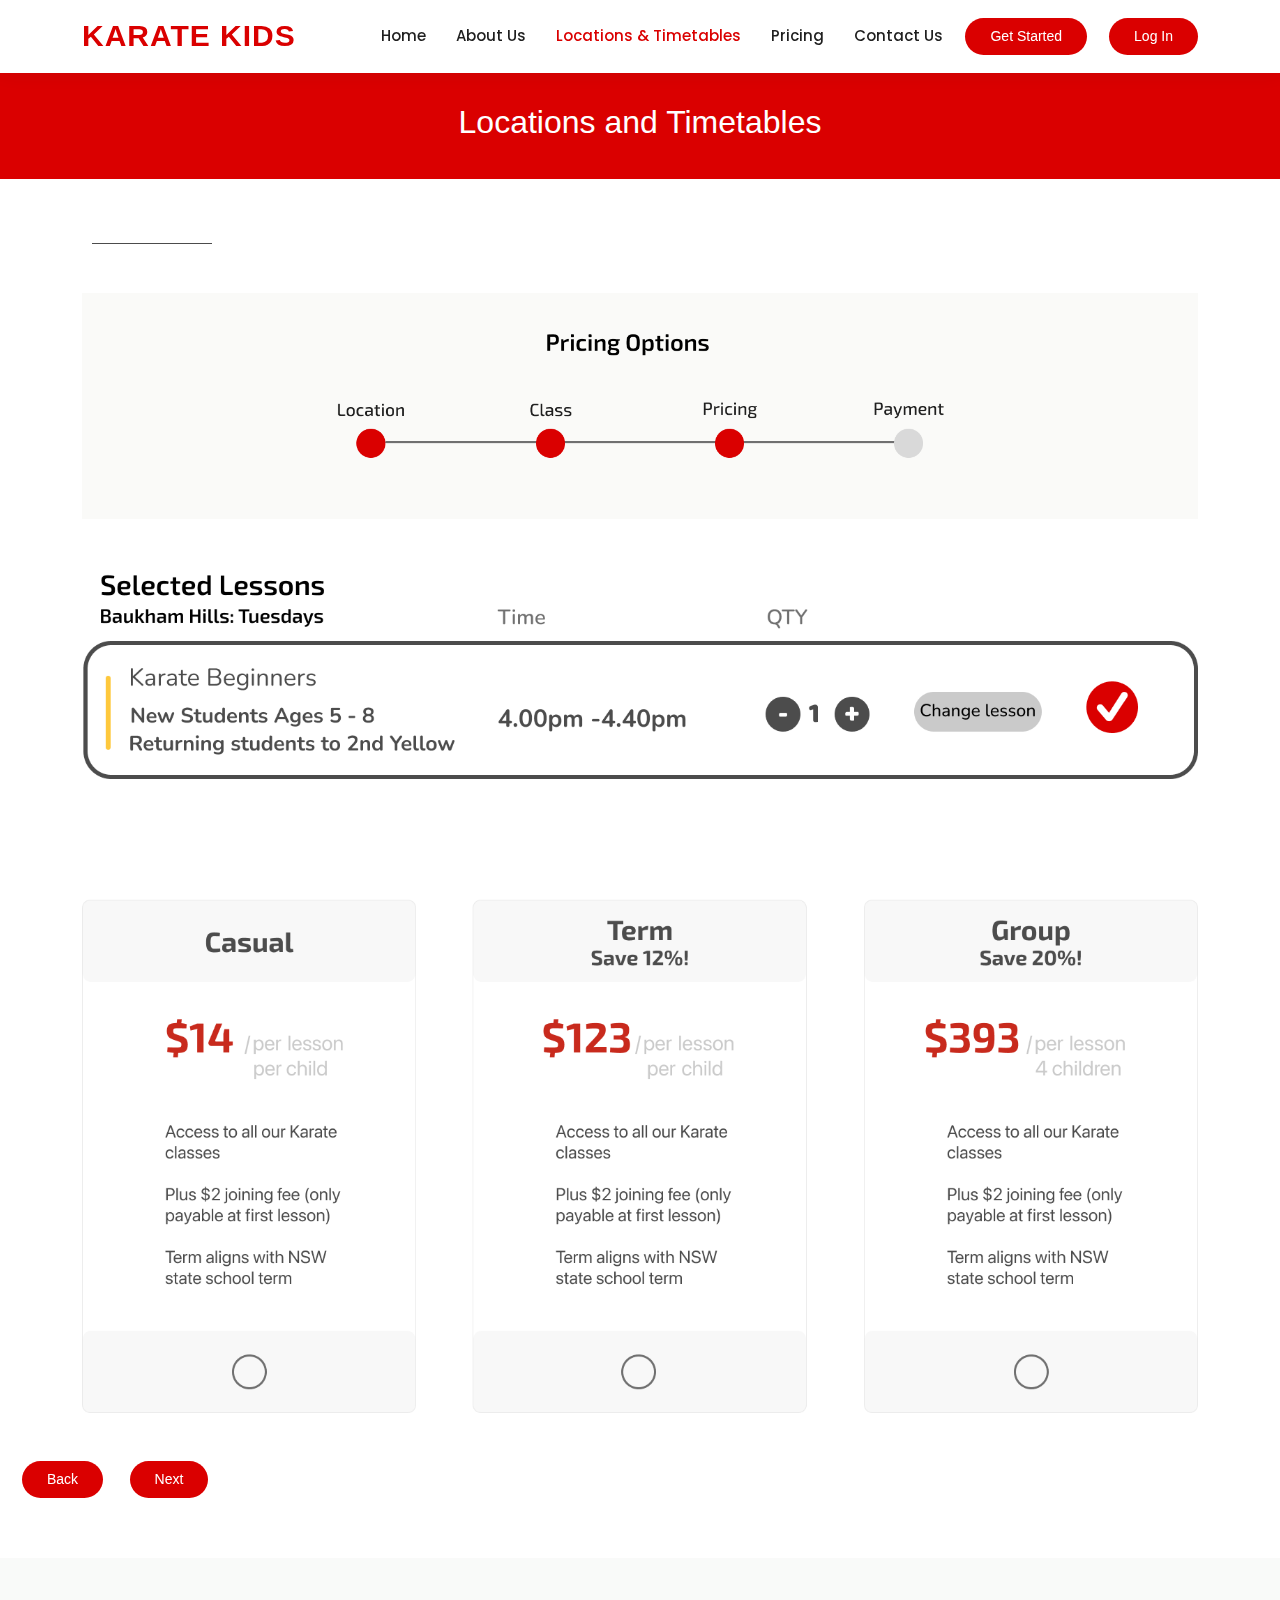
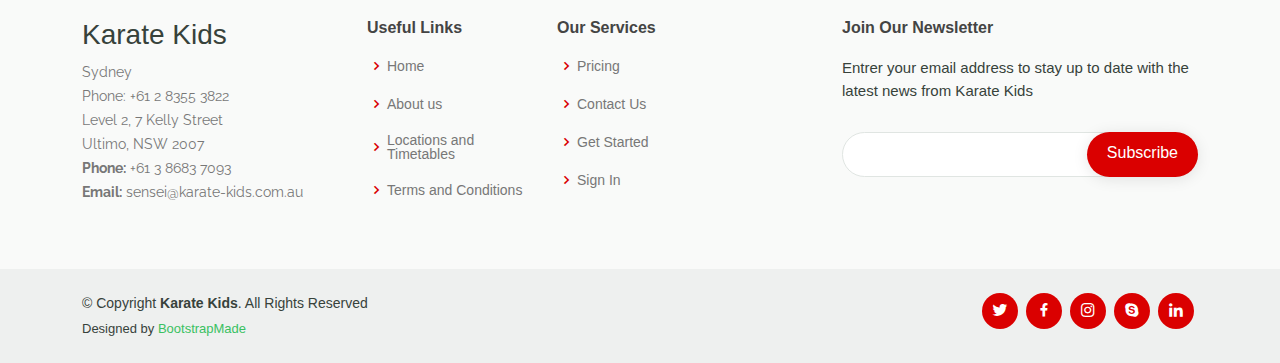
<file: Locations3.html>
<!DOCTYPE html>
<html lang="en">

<head>
  <meta charset="utf-8">
  <meta content="width=device-width, initial-scale=1.0" name="viewport">

  <title>Locations and Timetables</title>
  <meta content="" name="description">
  <meta content="" name="keywords">

  <!-- Favicons -->
  <link href="assets/img/favicon.png" rel="icon">
  <link href="assets/img/apple-touch-icon.png" rel="apple-touch-icon">

  <!-- Google Fonts -->
  <link href="https://fonts.googleapis.com/css?family=Open+Sans:300,300i,400,400i,600,600i,700,700i|Raleway:300,300i,400,400i,500,500i,600,600i,700,700i|Poppins:300,300i,400,400i,500,500i,600,600i,700,700i" rel="stylesheet">

  <!-- Vendor CSS Files -->
  <link href="assets/vendor/animate.css/animate.min.css" rel="stylesheet">
  <link href="assets/vendor/aos/aos.css" rel="stylesheet">
  <link href="assets/vendor/bootstrap/css/bootstrap.min.css" rel="stylesheet">
  <link href="assets/vendor/bootstrap-icons/bootstrap-icons.css" rel="stylesheet">
  <link href="assets/vendor/boxicons/css/boxicons.min.css" rel="stylesheet">
  <link href="assets/vendor/remixicon/remixicon.css" rel="stylesheet">
  <link href="assets/vendor/swiper/swiper-bundle.min.css" rel="stylesheet">

  <!-- Template Main CSS File -->
  <link href="assets/css/style.css" rel="stylesheet">

 
</head>

<body>

  <!-- ======= Header ======= -->
  <header id="header" class="fixed-top">
    <div class="container d-flex align-items-center">

      <h1 class="logo me-auto"><a href="index.html">Karate Kids</a></h1>
      <!-- Uncomment below if you prefer to use an image logo -->
      <!-- <a href="index.html" class="logo me-auto"><img src="assets/img/logo.png" alt="" class="img-fluid"></a>-->

     <!-- ======= Header ======= -->
  <header id="header" class="fixed-top">
    <div class="container d-flex align-items-center">

      <h1 class="logo me-auto"><a href="index.html">Karate Kids</a></h1>
      <!-- Uncomment below if you prefer to use an image logo -->
      <!-- <a href="index.html" class="logo me-auto"><img src="assets/img/logo.png" alt="" class="img-fluid"></a>-->

      <nav id="navbar" class="navbar order-last order-lg-0">
        <ul>
          <li><a href="index.html">Home</a></li>
          <li><a href="about.html">About Us</a></li>
          <li><a class="active" href="Locations.html">Locations & Timetables</a></li>
          <li><a href="pricing.html">Pricing</a></li>
          <li><a href="contact.html">Contact Us</a></li>
          </ul>
        <i class="bi bi-list mobile-nav-toggle"></i>
    
      </nav>
      <!-- .navbar -->

      <a href="courses.html" class="get-started-btn">Get Started</a>
      <a href="courses.html" class="get-started-btn">Log In</a>

    </div>
      <!-- .navbar -->
     
    </div>
      <!-- .navbar -->
  </header><!-- End Header -->

  <main id="main" data-aos="fade-in">

    <!-- ======= Breadcrumbs ======= -->
    <div class="breadcrumbs">
      <div class="container">
        <h2>Locations and Timetables</h2>
        <p>  </p>
      </div>
    </div><!-- End Breadcrumbs -->


        <!-- ======= Popular Courses Section ======= -->
        <section>
          <div class="container" data-aos="fade-up">
    
            <div class="section-title">
              <h2> </h2>
              <p> </p>
            </div>
    
            <div>
            <img src="assets/img/Stepper 3.png" class="img-fluid" alt="...">
          </div>
        </br>
      </br>
    
          <div>
            <img src="assets/img/Stepper 3 Content.png" class="img-fluid" alt="...">
          </div>

        </div>
      </br>
    </br>


<div class="col-lg-12 col-md-6 d-flex align-items-last mt-4 mt-lg-0">
<div class="text-center">
  <a href="locations2.html" class="get-started-btn">Back</a>
  <a href="locations4.html" class="get-started-btn">Next</a>
</div>
</div>
        </section><!-- End Popular Courses Section -->

  </main><!-- End #main -->

   <!-- ======= Footer ======= -->
  <footer id="footer">

    <div class="footer-top">
      <div class="container">
        <div class="row">

          <div class="col-lg-3 col-md-6 footer-contact">
            <h3>Karate Kids</h3>
            <p>
              Sydney<br>
              Phone: +61 2 8355 3822<br>
              Level 2, 7 Kelly Street<br>
              Ultimo, NSW 2007<br>
              <strong>Phone:</strong> +61 3 8683 7093<br>
              <strong>Email:</strong> sensei@karate-kids.com.au<br>
            </p>
          </div>

          <div class="col-lg-2 col-md-6 footer-links">
            <h4>Useful Links</h4>
            <ul>
              <li><i class="bx bx-chevron-right"></i> <a href="index.html">Home</a></li>
              <li><i class="bx bx-chevron-right"></i> <a href="about.html">About us</a></li>
              <li><i class="bx bx-chevron-right"></i> <a href="Locations.html">Locations and Timetables</a></li>
              <li><i class="bx bx-chevron-right"></i> <a href="contact.html">Terms and Conditions</a></li>
            </ul>
          </div>

          <div class="col-lg-3 col-md-6 footer-links">
            <h4>Our Services</h4>
            <ul>
                            
              <li><i class="bx bx-chevron-right"></i> <a href="pricing.html">Pricing</a></li>
              <li><i class="bx bx-chevron-right"></i> <a href="contact.html">Contact Us</a></li>
              <li><i class="bx bx-chevron-right"></i> <a href="pricing.html">Get Started</a></li>
              <li><i class="bx bx-chevron-right"></i> <a href="#">Sign In</a></li>
            </ul>
          </div>

          <div class="col-lg-4 col-md-6 footer-newsletter">
            <h4>Join Our Newsletter</h4>
            <p>Entrer your email address to stay up to date with the latest news from Karate Kids</p>
            <form action="" method="post">
              <input type="email" name="email"><input type="submit" value="Subscribe">
            </form>
          </div>

        </div>
      </div>
    </div>

    <div class="container d-md-flex py-4">

      <div class="me-md-auto text-center text-md-start">
        <div class="copyright">
          &copy; Copyright <strong><span>Karate Kids</span></strong>. All Rights Reserved
        </div>
        <div class="credits">
        
          Designed by <a href="https://bootstrapmade.com/">BootstrapMade</a>
        </div>
      </div>
      <div class="social-links text-center text-md-right pt-3 pt-md-0">
        <a href="#" class="twitter"><i class="bx bxl-twitter"></i></a>
        <a href="#" class="facebook"><i class="bx bxl-facebook"></i></a>
        <a href="#" class="instagram"><i class="bx bxl-instagram"></i></a>
        <a href="#" class="google-plus"><i class="bx bxl-skype"></i></a>
        <a href="#" class="linkedin"><i class="bx bxl-linkedin"></i></a>
      </div>
    </div>
  </footer><!-- End Footer -->

  <div id="preloader"></div>
  <a href="#" class="back-to-top d-flex align-items-center justify-content-center"><i class="bi bi-arrow-up-short"></i></a>

  <!-- Vendor JS Files -->
  <script src="assets/vendor/purecounter/purecounter_vanilla.js"></script>
  <script src="assets/vendor/aos/aos.js"></script>
  <script src="assets/vendor/bootstrap/js/bootstrap.bundle.min.js"></script>
  <script src="assets/vendor/swiper/swiper-bundle.min.js"></script>
  <script src="assets/vendor/php-email-form/validate.js"></script>

  <!-- Template Main JS File -->
  <script src="assets/js/main.js"></script>

</body>

</html>
</file>
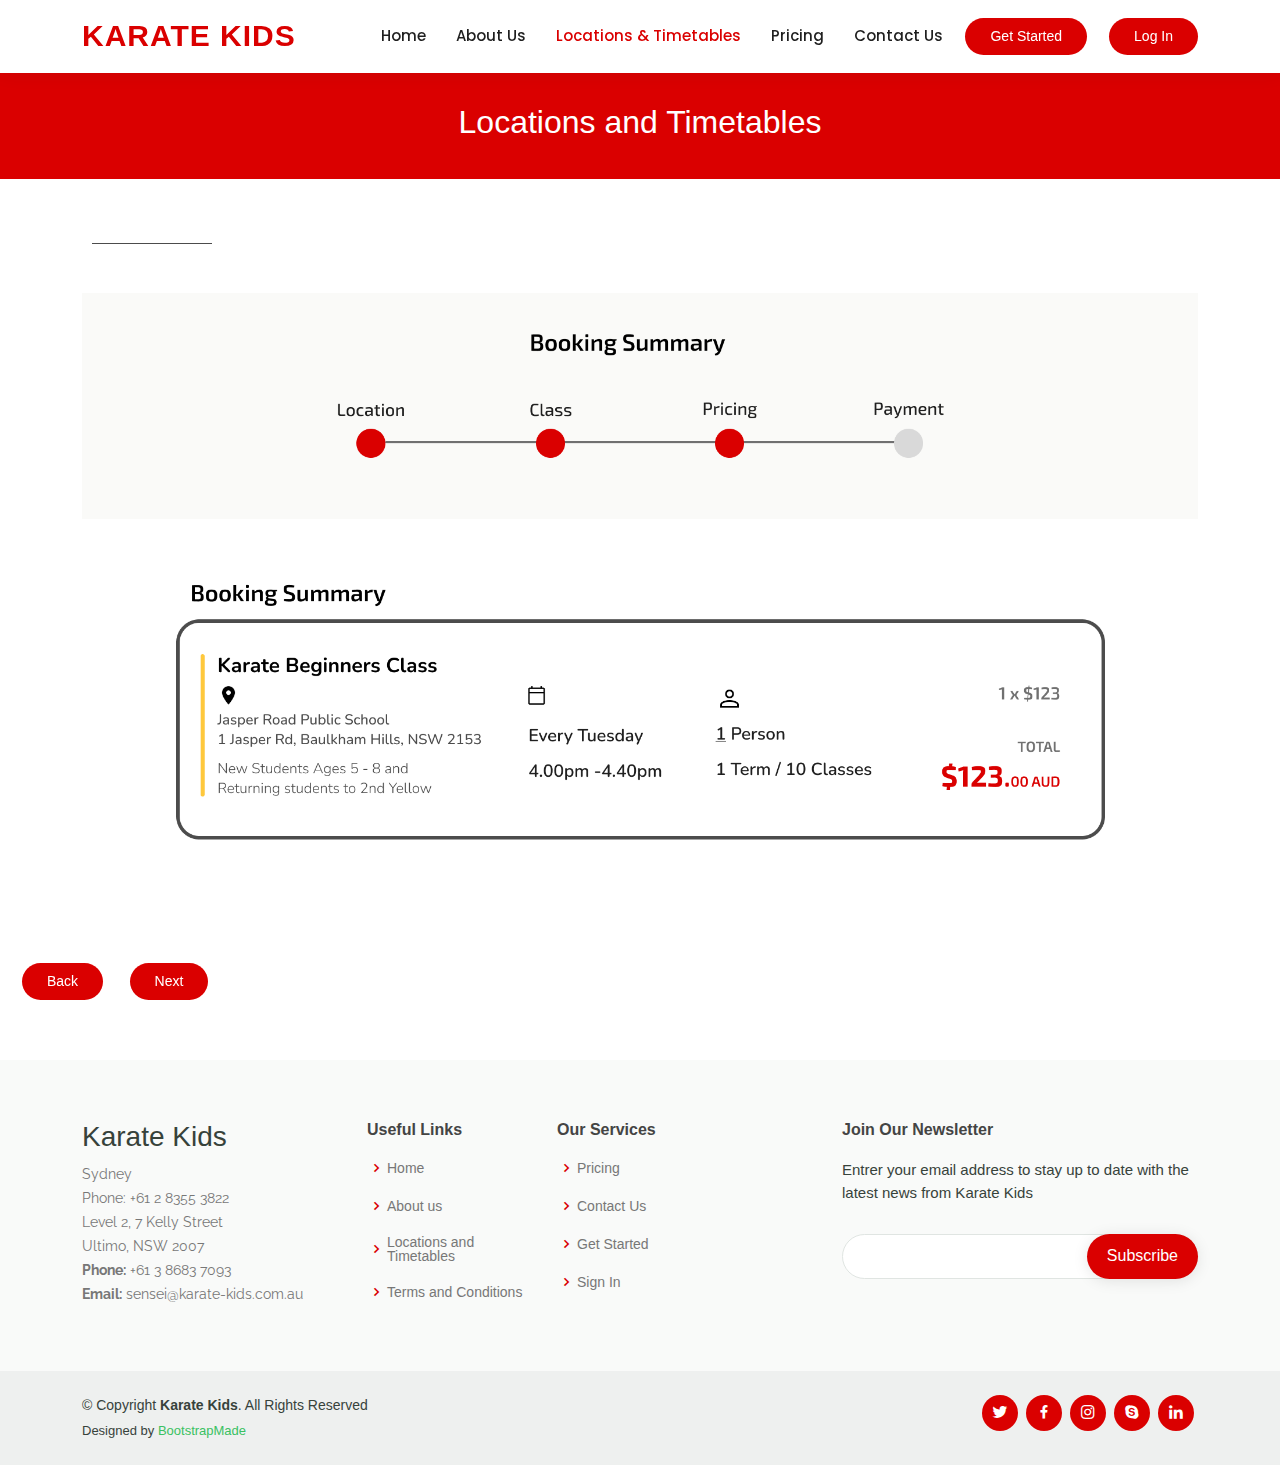
<file: Locations4.html>
<!DOCTYPE html>
<html lang="en">

<head>
  <meta charset="utf-8">
  <meta content="width=device-width, initial-scale=1.0" name="viewport">

  <title>Locations and Timetables</title>
  <meta content="" name="description">
  <meta content="" name="keywords">

  <!-- Favicons -->
  <link href="assets/img/favicon.png" rel="icon">
  <link href="assets/img/apple-touch-icon.png" rel="apple-touch-icon">

  <!-- Google Fonts -->
  <link href="https://fonts.googleapis.com/css?family=Open+Sans:300,300i,400,400i,600,600i,700,700i|Raleway:300,300i,400,400i,500,500i,600,600i,700,700i|Poppins:300,300i,400,400i,500,500i,600,600i,700,700i" rel="stylesheet">

  <!-- Vendor CSS Files -->
  <link href="assets/vendor/animate.css/animate.min.css" rel="stylesheet">
  <link href="assets/vendor/aos/aos.css" rel="stylesheet">
  <link href="assets/vendor/bootstrap/css/bootstrap.min.css" rel="stylesheet">
  <link href="assets/vendor/bootstrap-icons/bootstrap-icons.css" rel="stylesheet">
  <link href="assets/vendor/boxicons/css/boxicons.min.css" rel="stylesheet">
  <link href="assets/vendor/remixicon/remixicon.css" rel="stylesheet">
  <link href="assets/vendor/swiper/swiper-bundle.min.css" rel="stylesheet">

  <!-- Template Main CSS File -->
  <link href="assets/css/style.css" rel="stylesheet">

 
</head>

<body>

  <!-- ======= Header ======= -->
  <header id="header" class="fixed-top">
    <div class="container d-flex align-items-center">

      <h1 class="logo me-auto"><a href="index.html">Karate Kids</a></h1>
      <!-- Uncomment below if you prefer to use an image logo -->
      <!-- <a href="index.html" class="logo me-auto"><img src="assets/img/logo.png" alt="" class="img-fluid"></a>-->

     <!-- ======= Header ======= -->
  <header id="header" class="fixed-top">
    <div class="container d-flex align-items-center">

      <h1 class="logo me-auto"><a href="index.html">Karate Kids</a></h1>
      <!-- Uncomment below if you prefer to use an image logo -->
      <!-- <a href="index.html" class="logo me-auto"><img src="assets/img/logo.png" alt="" class="img-fluid"></a>-->

      <nav id="navbar" class="navbar order-last order-lg-0">
        <ul>
          <li><a href="index.html">Home</a></li>
          <li><a href="about.html">About Us</a></li>
          <li><a class="active" href="Locations.html">Locations & Timetables</a></li>
          <li><a href="pricing.html">Pricing</a></li>
          <li><a href="contact.html">Contact Us</a></li>
          </ul>
        <i class="bi bi-list mobile-nav-toggle"></i>
    
      </nav>
      <!-- .navbar -->

      <a href="courses.html" class="get-started-btn">Get Started</a>
      <a href="courses.html" class="get-started-btn">Log In</a>

    </div>
      <!-- .navbar -->
     
    </div>
      <!-- .navbar -->
  </header><!-- End Header -->

  <main id="main" data-aos="fade-in">

    <!-- ======= Breadcrumbs ======= -->
    <div class="breadcrumbs">
      <div class="container">
        <h2>Locations and Timetables</h2>
        <p>  </p>
      </div>
    </div><!-- End Breadcrumbs -->


        <!-- ======= Popular Courses Section ======= -->
        <section>
          <div class="container" data-aos="fade-up">
    
            <div class="section-title">
              <h2> </h2>
              <p> </p>
            </div>
    
            <div>
            <img src="assets/img/Stepper 4.png" class="img-fluid" alt="...">
          </div>
        </br>
      </br>
    
          <div>
            <img src="assets/img/Stepper 4 Content.png" class="img-fluid" alt="...">
          </div>

        </div>
      </br>
    </br>


<div class="col-lg-12 col-md-6 d-flex align-items-last mt-4 mt-lg-0">
<div class="text-center">
  <a href="locations3.html" class="get-started-btn">Back</a>
  <a href="locations5.html" class="get-started-btn">Next</a>
</div>
</div>
        </section><!-- End Popular Courses Section -->

  </main><!-- End #main -->

   <!-- ======= Footer ======= -->
  <footer id="footer">

    <div class="footer-top">
      <div class="container">
        <div class="row">

          <div class="col-lg-3 col-md-6 footer-contact">
            <h3>Karate Kids</h3>
            <p>
              Sydney<br>
              Phone: +61 2 8355 3822<br>
              Level 2, 7 Kelly Street<br>
              Ultimo, NSW 2007<br>
              <strong>Phone:</strong> +61 3 8683 7093<br>
              <strong>Email:</strong> sensei@karate-kids.com.au<br>
            </p>
          </div>

          <div class="col-lg-2 col-md-6 footer-links">
            <h4>Useful Links</h4>
            <ul>
              <li><i class="bx bx-chevron-right"></i> <a href="index.html">Home</a></li>
              <li><i class="bx bx-chevron-right"></i> <a href="about.html">About us</a></li>
              <li><i class="bx bx-chevron-right"></i> <a href="Locations.html">Locations and Timetables</a></li>
              <li><i class="bx bx-chevron-right"></i> <a href="contact.html">Terms and Conditions</a></li>
            </ul>
          </div>

          <div class="col-lg-3 col-md-6 footer-links">
            <h4>Our Services</h4>
            <ul>
                            
              <li><i class="bx bx-chevron-right"></i> <a href="pricing.html">Pricing</a></li>
              <li><i class="bx bx-chevron-right"></i> <a href="contact.html">Contact Us</a></li>
              <li><i class="bx bx-chevron-right"></i> <a href="pricing.html">Get Started</a></li>
              <li><i class="bx bx-chevron-right"></i> <a href="#">Sign In</a></li>
            </ul>
          </div>

          <div class="col-lg-4 col-md-6 footer-newsletter">
            <h4>Join Our Newsletter</h4>
            <p>Entrer your email address to stay up to date with the latest news from Karate Kids</p>
            <form action="" method="post">
              <input type="email" name="email"><input type="submit" value="Subscribe">
            </form>
          </div>

        </div>
      </div>
    </div>

    <div class="container d-md-flex py-4">

      <div class="me-md-auto text-center text-md-start">
        <div class="copyright">
          &copy; Copyright <strong><span>Karate Kids</span></strong>. All Rights Reserved
        </div>
        <div class="credits">
        
          Designed by <a href="https://bootstrapmade.com/">BootstrapMade</a>
        </div>
      </div>
      <div class="social-links text-center text-md-right pt-3 pt-md-0">
        <a href="#" class="twitter"><i class="bx bxl-twitter"></i></a>
        <a href="#" class="facebook"><i class="bx bxl-facebook"></i></a>
        <a href="#" class="instagram"><i class="bx bxl-instagram"></i></a>
        <a href="#" class="google-plus"><i class="bx bxl-skype"></i></a>
        <a href="#" class="linkedin"><i class="bx bxl-linkedin"></i></a>
      </div>
    </div>
  </footer><!-- End Footer -->

  <div id="preloader"></div>
  <a href="#" class="back-to-top d-flex align-items-center justify-content-center"><i class="bi bi-arrow-up-short"></i></a>

  <!-- Vendor JS Files -->
  <script src="assets/vendor/purecounter/purecounter_vanilla.js"></script>
  <script src="assets/vendor/aos/aos.js"></script>
  <script src="assets/vendor/bootstrap/js/bootstrap.bundle.min.js"></script>
  <script src="assets/vendor/swiper/swiper-bundle.min.js"></script>
  <script src="assets/vendor/php-email-form/validate.js"></script>

  <!-- Template Main JS File -->
  <script src="assets/js/main.js"></script>

</body>

</html>
</file>
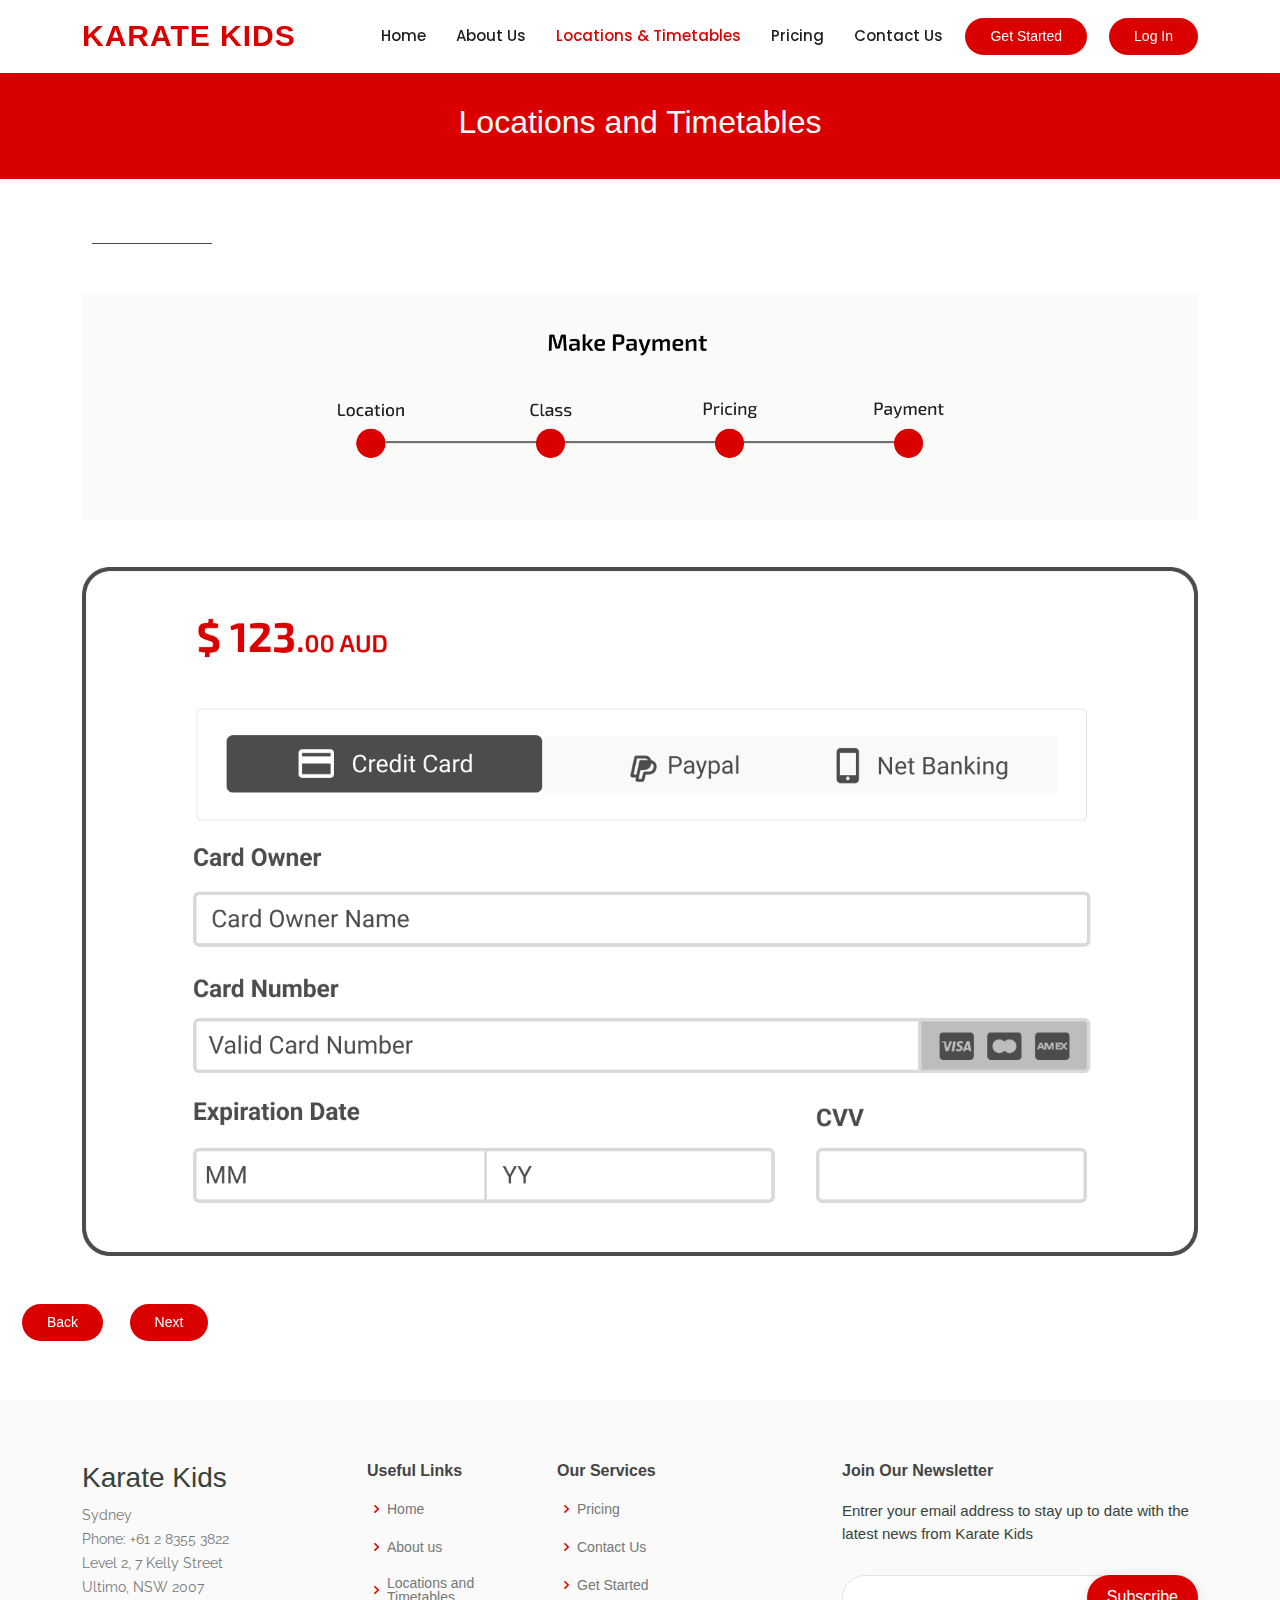
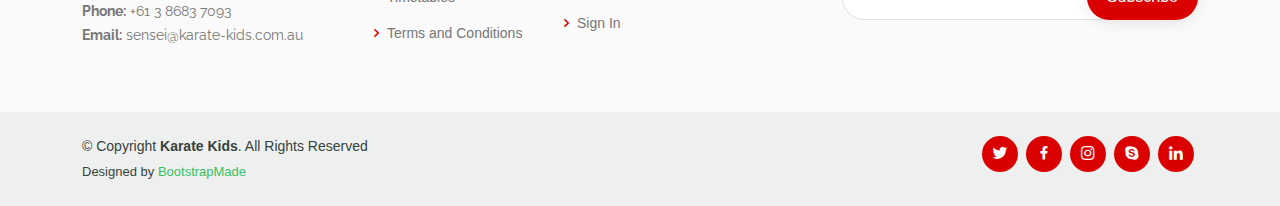
<file: Locations5.html>
<!DOCTYPE html>
<html lang="en">

<head>
  <meta charset="utf-8">
  <meta content="width=device-width, initial-scale=1.0" name="viewport">

  <title>Locations and Timetables</title>
  <meta content="" name="description">
  <meta content="" name="keywords">

  <!-- Favicons -->
  <link href="assets/img/favicon.png" rel="icon">
  <link href="assets/img/apple-touch-icon.png" rel="apple-touch-icon">

  <!-- Google Fonts -->
  <link href="https://fonts.googleapis.com/css?family=Open+Sans:300,300i,400,400i,600,600i,700,700i|Raleway:300,300i,400,400i,500,500i,600,600i,700,700i|Poppins:300,300i,400,400i,500,500i,600,600i,700,700i" rel="stylesheet">

  <!-- Vendor CSS Files -->
  <link href="assets/vendor/animate.css/animate.min.css" rel="stylesheet">
  <link href="assets/vendor/aos/aos.css" rel="stylesheet">
  <link href="assets/vendor/bootstrap/css/bootstrap.min.css" rel="stylesheet">
  <link href="assets/vendor/bootstrap-icons/bootstrap-icons.css" rel="stylesheet">
  <link href="assets/vendor/boxicons/css/boxicons.min.css" rel="stylesheet">
  <link href="assets/vendor/remixicon/remixicon.css" rel="stylesheet">
  <link href="assets/vendor/swiper/swiper-bundle.min.css" rel="stylesheet">

  <!-- Template Main CSS File -->
  <link href="assets/css/style.css" rel="stylesheet">

 
</head>

<body>

  <!-- ======= Header ======= -->
  <header id="header" class="fixed-top">
    <div class="container d-flex align-items-center">

      <h1 class="logo me-auto"><a href="index.html">Karate Kids</a></h1>
      <!-- Uncomment below if you prefer to use an image logo -->
      <!-- <a href="index.html" class="logo me-auto"><img src="assets/img/logo.png" alt="" class="img-fluid"></a>-->

     <!-- ======= Header ======= -->
  <header id="header" class="fixed-top">
    <div class="container d-flex align-items-center">

      <h1 class="logo me-auto"><a href="index.html">Karate Kids</a></h1>
      <!-- Uncomment below if you prefer to use an image logo -->
      <!-- <a href="index.html" class="logo me-auto"><img src="assets/img/logo.png" alt="" class="img-fluid"></a>-->

      <nav id="navbar" class="navbar order-last order-lg-0">
        <ul>
          <li><a href="index.html">Home</a></li>
          <li><a href="about.html">About Us</a></li>
          <li><a class="active" href="Locations.html">Locations & Timetables</a></li>
          <li><a href="pricing.html">Pricing</a></li>
          <li><a href="contact.html">Contact Us</a></li>
          </ul>
        <i class="bi bi-list mobile-nav-toggle"></i>
    
      </nav>
      <!-- .navbar -->

      <a href="courses.html" class="get-started-btn">Get Started</a>
      <a href="courses.html" class="get-started-btn">Log In</a>

    </div>
      <!-- .navbar -->
     
    </div>
      <!-- .navbar -->
  </header><!-- End Header -->

  <main id="main" data-aos="fade-in">

    <!-- ======= Breadcrumbs ======= -->
    <div class="breadcrumbs">
      <div class="container">
        <h2>Locations and Timetables</h2>
        <p>  </p>
      </div>
    </div><!-- End Breadcrumbs -->


        <!-- ======= Popular Courses Section ======= -->
        <section>
          <div class="container" data-aos="fade-up">
    
            <div class="section-title">
              <h2> </h2>
              <p> </p>
            </div>
    
            <div>
            <img src="assets/img/Stepper 5.png" class="img-fluid" alt="...">
          </div>
        </br>
      </br>
    
          <div>
            <img src="assets/img/Stepper 5 Content.png" class="img-fluid" alt="...">
          </div>

        </div>
      </br>
    </br>


<div class="col-lg-12 col-md-6 d-flex align-items-last mt-4 mt-lg-0">
<div class="text-center">
  <a href="locations4.html" class="get-started-btn">Back</a>
  <a href="locations6.html" class="get-started-btn">Next</a>
</div>
</div>
        </section><!-- End Popular Courses Section -->

  </main><!-- End #main -->

   <!-- ======= Footer ======= -->
  <footer id="footer">

    <div class="footer-top">
      <div class="container">
        <div class="row">

          <div class="col-lg-3 col-md-6 footer-contact">
            <h3>Karate Kids</h3>
            <p>
              Sydney<br>
              Phone: +61 2 8355 3822<br>
              Level 2, 7 Kelly Street<br>
              Ultimo, NSW 2007<br>
              <strong>Phone:</strong> +61 3 8683 7093<br>
              <strong>Email:</strong> sensei@karate-kids.com.au<br>
            </p>
          </div>

          <div class="col-lg-2 col-md-6 footer-links">
            <h4>Useful Links</h4>
            <ul>
              <li><i class="bx bx-chevron-right"></i> <a href="index.html">Home</a></li>
              <li><i class="bx bx-chevron-right"></i> <a href="about.html">About us</a></li>
              <li><i class="bx bx-chevron-right"></i> <a href="Locations.html">Locations and Timetables</a></li>
              <li><i class="bx bx-chevron-right"></i> <a href="contact.html">Terms and Conditions</a></li>
            </ul>
          </div>

          <div class="col-lg-3 col-md-6 footer-links">
            <h4>Our Services</h4>
            <ul>
                            
              <li><i class="bx bx-chevron-right"></i> <a href="pricing.html">Pricing</a></li>
              <li><i class="bx bx-chevron-right"></i> <a href="contact.html">Contact Us</a></li>
              <li><i class="bx bx-chevron-right"></i> <a href="pricing.html">Get Started</a></li>
              <li><i class="bx bx-chevron-right"></i> <a href="#">Sign In</a></li>
            </ul>
          </div>

          <div class="col-lg-4 col-md-6 footer-newsletter">
            <h4>Join Our Newsletter</h4>
            <p>Entrer your email address to stay up to date with the latest news from Karate Kids</p>
            <form action="" method="post">
              <input type="email" name="email"><input type="submit" value="Subscribe">
            </form>
          </div>

        </div>
      </div>
    </div>

    <div class="container d-md-flex py-4">

      <div class="me-md-auto text-center text-md-start">
        <div class="copyright">
          &copy; Copyright <strong><span>Karate Kids</span></strong>. All Rights Reserved
        </div>
        <div class="credits">
        
          Designed by <a href="https://bootstrapmade.com/">BootstrapMade</a>
        </div>
      </div>
      <div class="social-links text-center text-md-right pt-3 pt-md-0">
        <a href="#" class="twitter"><i class="bx bxl-twitter"></i></a>
        <a href="#" class="facebook"><i class="bx bxl-facebook"></i></a>
        <a href="#" class="instagram"><i class="bx bxl-instagram"></i></a>
        <a href="#" class="google-plus"><i class="bx bxl-skype"></i></a>
        <a href="#" class="linkedin"><i class="bx bxl-linkedin"></i></a>
      </div>
    </div>
  </footer><!-- End Footer -->

  <div id="preloader"></div>
  <a href="#" class="back-to-top d-flex align-items-center justify-content-center"><i class="bi bi-arrow-up-short"></i></a>

  <!-- Vendor JS Files -->
  <script src="assets/vendor/purecounter/purecounter_vanilla.js"></script>
  <script src="assets/vendor/aos/aos.js"></script>
  <script src="assets/vendor/bootstrap/js/bootstrap.bundle.min.js"></script>
  <script src="assets/vendor/swiper/swiper-bundle.min.js"></script>
  <script src="assets/vendor/php-email-form/validate.js"></script>

  <!-- Template Main JS File -->
  <script src="assets/js/main.js"></script>

</body>

</html>
</file>
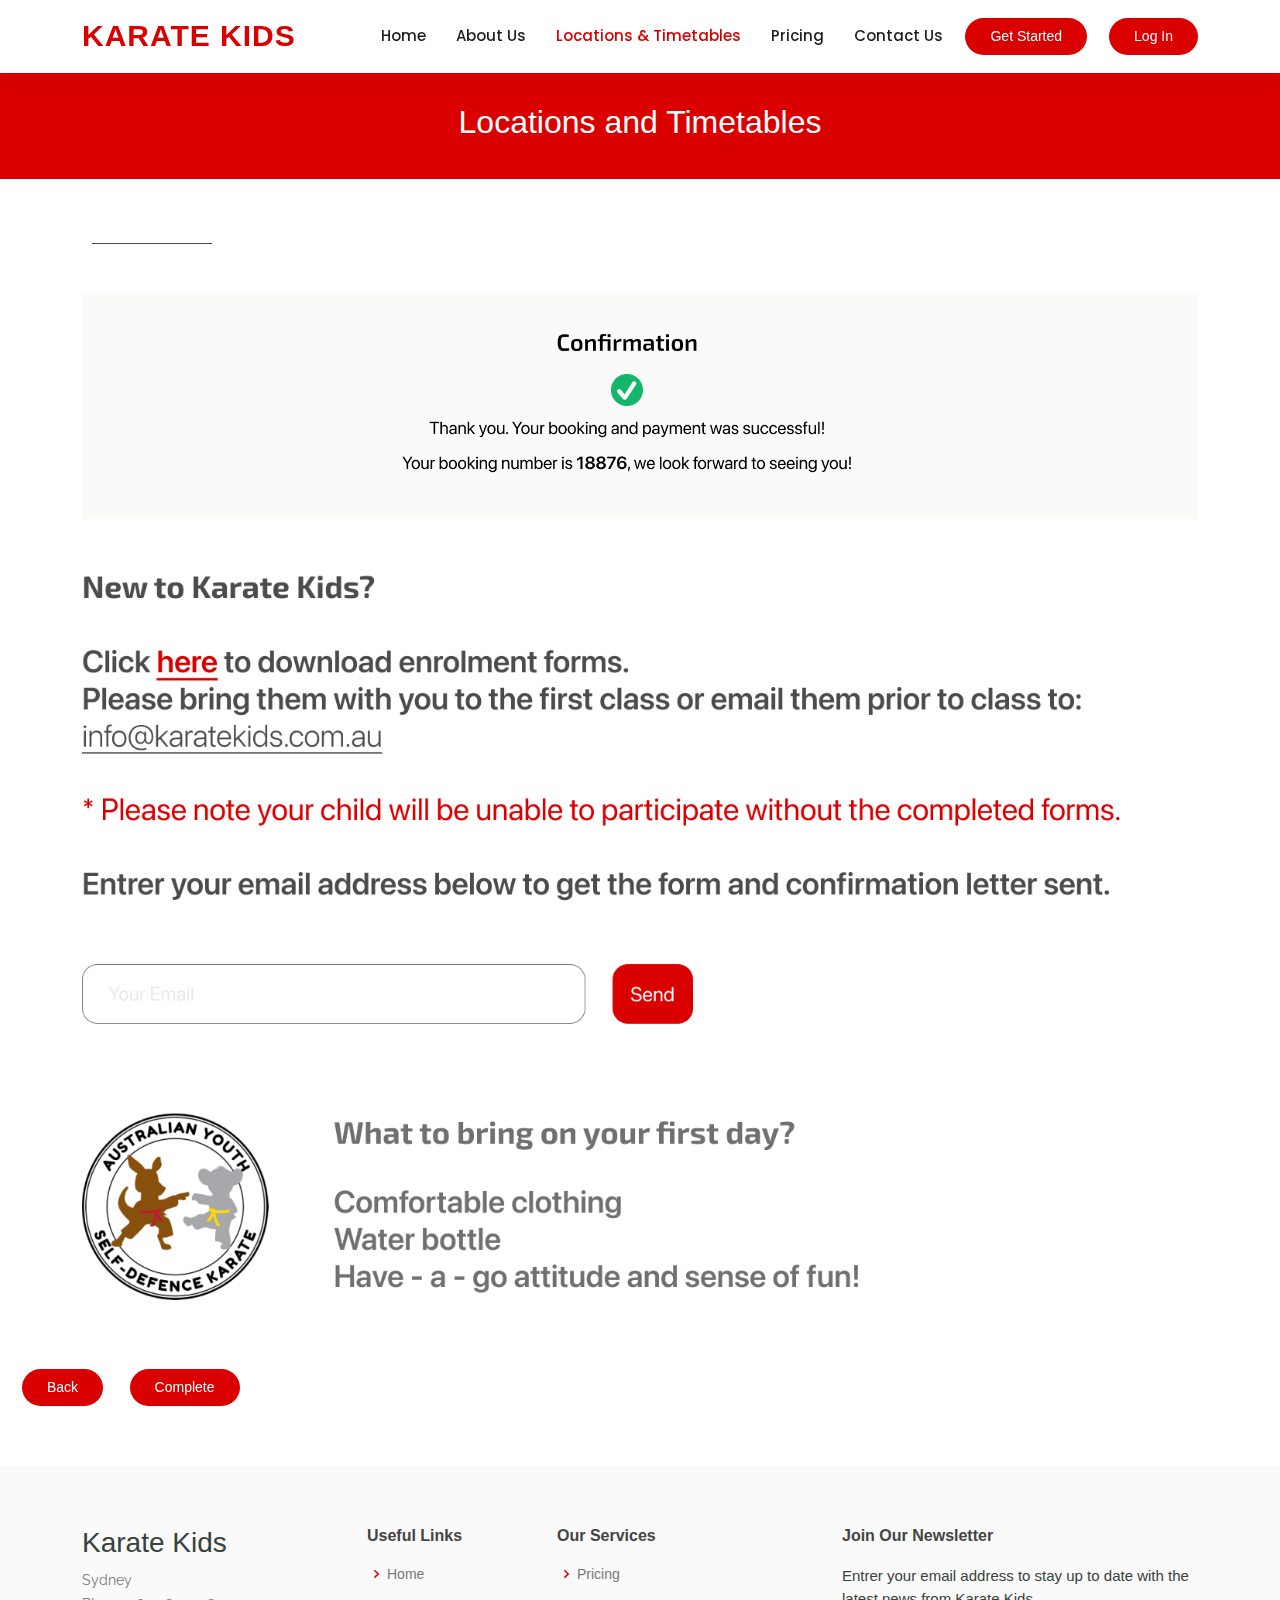
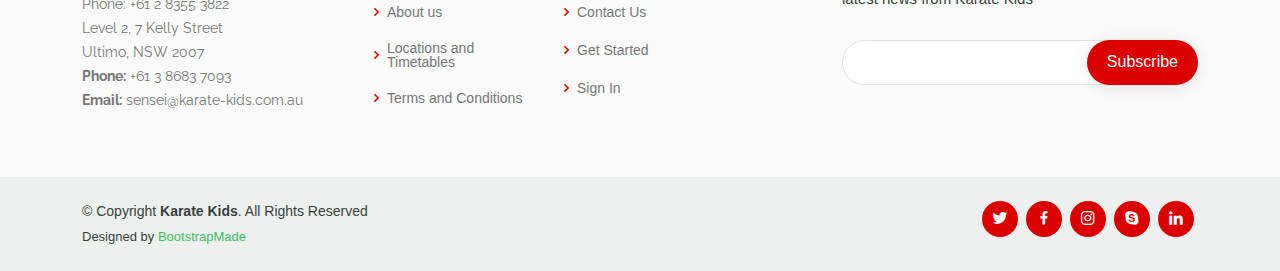
<file: Locations6.html>
<!DOCTYPE html>
<html lang="en">

<head>
  <meta charset="utf-8">
  <meta content="width=device-width, initial-scale=1.0" name="viewport">

  <title>Locations and Timetables</title>
  <meta content="" name="description">
  <meta content="" name="keywords">

  <!-- Favicons -->
  <link href="assets/img/favicon.png" rel="icon">
  <link href="assets/img/apple-touch-icon.png" rel="apple-touch-icon">

  <!-- Google Fonts -->
  <link href="https://fonts.googleapis.com/css?family=Open+Sans:300,300i,400,400i,600,600i,700,700i|Raleway:300,300i,400,400i,500,500i,600,600i,700,700i|Poppins:300,300i,400,400i,500,500i,600,600i,700,700i" rel="stylesheet">

  <!-- Vendor CSS Files -->
  <link href="assets/vendor/animate.css/animate.min.css" rel="stylesheet">
  <link href="assets/vendor/aos/aos.css" rel="stylesheet">
  <link href="assets/vendor/bootstrap/css/bootstrap.min.css" rel="stylesheet">
  <link href="assets/vendor/bootstrap-icons/bootstrap-icons.css" rel="stylesheet">
  <link href="assets/vendor/boxicons/css/boxicons.min.css" rel="stylesheet">
  <link href="assets/vendor/remixicon/remixicon.css" rel="stylesheet">
  <link href="assets/vendor/swiper/swiper-bundle.min.css" rel="stylesheet">

  <!-- Template Main CSS File -->
  <link href="assets/css/style.css" rel="stylesheet">

 
</head>

<body>

  <!-- ======= Header ======= -->
  <header id="header" class="fixed-top">
    <div class="container d-flex align-items-center">

      <h1 class="logo me-auto"><a href="index.html">Karate Kids</a></h1>
      <!-- Uncomment below if you prefer to use an image logo -->
      <!-- <a href="index.html" class="logo me-auto"><img src="assets/img/logo.png" alt="" class="img-fluid"></a>-->

     <!-- ======= Header ======= -->
  <header id="header" class="fixed-top">
    <div class="container d-flex align-items-center">

      <h1 class="logo me-auto"><a href="index.html">Karate Kids</a></h1>
      <!-- Uncomment below if you prefer to use an image logo -->
      <!-- <a href="index.html" class="logo me-auto"><img src="assets/img/logo.png" alt="" class="img-fluid"></a>-->

      <nav id="navbar" class="navbar order-last order-lg-0">
        <ul>
          <li><a href="index.html">Home</a></li>
          <li><a href="about.html">About Us</a></li>
          <li><a class="active" href="Locations.html">Locations & Timetables</a></li>
          <li><a href="pricing.html">Pricing</a></li>
          <li><a href="contact.html">Contact Us</a></li>
          </ul>
        <i class="bi bi-list mobile-nav-toggle"></i>
    
      </nav>
      <!-- .navbar -->

      <a href="courses.html" class="get-started-btn">Get Started</a>
      <a href="courses.html" class="get-started-btn">Log In</a>

    </div>
      <!-- .navbar -->
     
    </div>
      <!-- .navbar -->
  </header><!-- End Header -->

  <main id="main" data-aos="fade-in">

    <!-- ======= Breadcrumbs ======= -->
    <div class="breadcrumbs">
      <div class="container">
        <h2>Locations and Timetables</h2>
        <p>  </p>
      </div>
    </div><!-- End Breadcrumbs -->


        <!-- ======= Popular Courses Section ======= -->
        <section>
          <div class="container" data-aos="fade-up">
    
            <div class="section-title">
              <h2> </h2>
              <p> </p>
            </div>
    
            <div>
            <img src="assets/img/Stepper 6.png" class="img-fluid" alt="...">
          </div>
        </br>
      </br>
    
          <div>
            <img src="assets/img/Stepper 6 Content.png" class="img-fluid" alt="...">
          </div>

        </div>
      </br>
    </br>


<div class="col-lg-12 col-md-6 d-flex align-items-last mt-4 mt-lg-0">
<div class="text-center">
  <a href="Locations5.html" class="get-started-btn">Back</a>
  <a href="index.html" class="get-started-btn">Complete</a>
</div>
</div>
        </section><!-- End Popular Courses Section -->

  </main><!-- End #main -->

   <!-- ======= Footer ======= -->
  <footer id="footer">

    <div class="footer-top">
      <div class="container">
        <div class="row">

          <div class="col-lg-3 col-md-6 footer-contact">
            <h3>Karate Kids</h3>
            <p>
              Sydney<br>
              Phone: +61 2 8355 3822<br>
              Level 2, 7 Kelly Street<br>
              Ultimo, NSW 2007<br>
              <strong>Phone:</strong> +61 3 8683 7093<br>
              <strong>Email:</strong> sensei@karate-kids.com.au<br>
            </p>
          </div>

          <div class="col-lg-2 col-md-6 footer-links">
            <h4>Useful Links</h4>
            <ul>
              <li><i class="bx bx-chevron-right"></i> <a href="index.html">Home</a></li>
              <li><i class="bx bx-chevron-right"></i> <a href="about.html">About us</a></li>
              <li><i class="bx bx-chevron-right"></i> <a href="Locations.html">Locations and Timetables</a></li>
              <li><i class="bx bx-chevron-right"></i> <a href="contact.html">Terms and Conditions</a></li>
            </ul>
          </div>

          <div class="col-lg-3 col-md-6 footer-links">
            <h4>Our Services</h4>
            <ul>
                            
              <li><i class="bx bx-chevron-right"></i> <a href="pricing.html">Pricing</a></li>
              <li><i class="bx bx-chevron-right"></i> <a href="contact.html">Contact Us</a></li>
              <li><i class="bx bx-chevron-right"></i> <a href="pricing.html">Get Started</a></li>
              <li><i class="bx bx-chevron-right"></i> <a href="#">Sign In</a></li>
            </ul>
          </div>

          <div class="col-lg-4 col-md-6 footer-newsletter">
            <h4>Join Our Newsletter</h4>
            <p>Entrer your email address to stay up to date with the latest news from Karate Kids</p>
            <form action="" method="post">
              <input type="email" name="email"><input type="submit" value="Subscribe">
            </form>
          </div>

        </div>
      </div>
    </div>

    <div class="container d-md-flex py-4">

      <div class="me-md-auto text-center text-md-start">
        <div class="copyright">
          &copy; Copyright <strong><span>Karate Kids</span></strong>. All Rights Reserved
        </div>
        <div class="credits">
        
          Designed by <a href="https://bootstrapmade.com/">BootstrapMade</a>
        </div>
      </div>
      <div class="social-links text-center text-md-right pt-3 pt-md-0">
        <a href="#" class="twitter"><i class="bx bxl-twitter"></i></a>
        <a href="#" class="facebook"><i class="bx bxl-facebook"></i></a>
        <a href="#" class="instagram"><i class="bx bxl-instagram"></i></a>
        <a href="#" class="google-plus"><i class="bx bxl-skype"></i></a>
        <a href="#" class="linkedin"><i class="bx bxl-linkedin"></i></a>
      </div>
    </div>
  </footer><!-- End Footer -->

  <div id="preloader"></div>
  <a href="#" class="back-to-top d-flex align-items-center justify-content-center"><i class="bi bi-arrow-up-short"></i></a>

  <!-- Vendor JS Files -->
  <script src="assets/vendor/purecounter/purecounter_vanilla.js"></script>
  <script src="assets/vendor/aos/aos.js"></script>
  <script src="assets/vendor/bootstrap/js/bootstrap.bundle.min.js"></script>
  <script src="assets/vendor/swiper/swiper-bundle.min.js"></script>
  <script src="assets/vendor/php-email-form/validate.js"></script>

  <!-- Template Main JS File -->
  <script src="assets/js/main.js"></script>

</body>

</html>
</file>
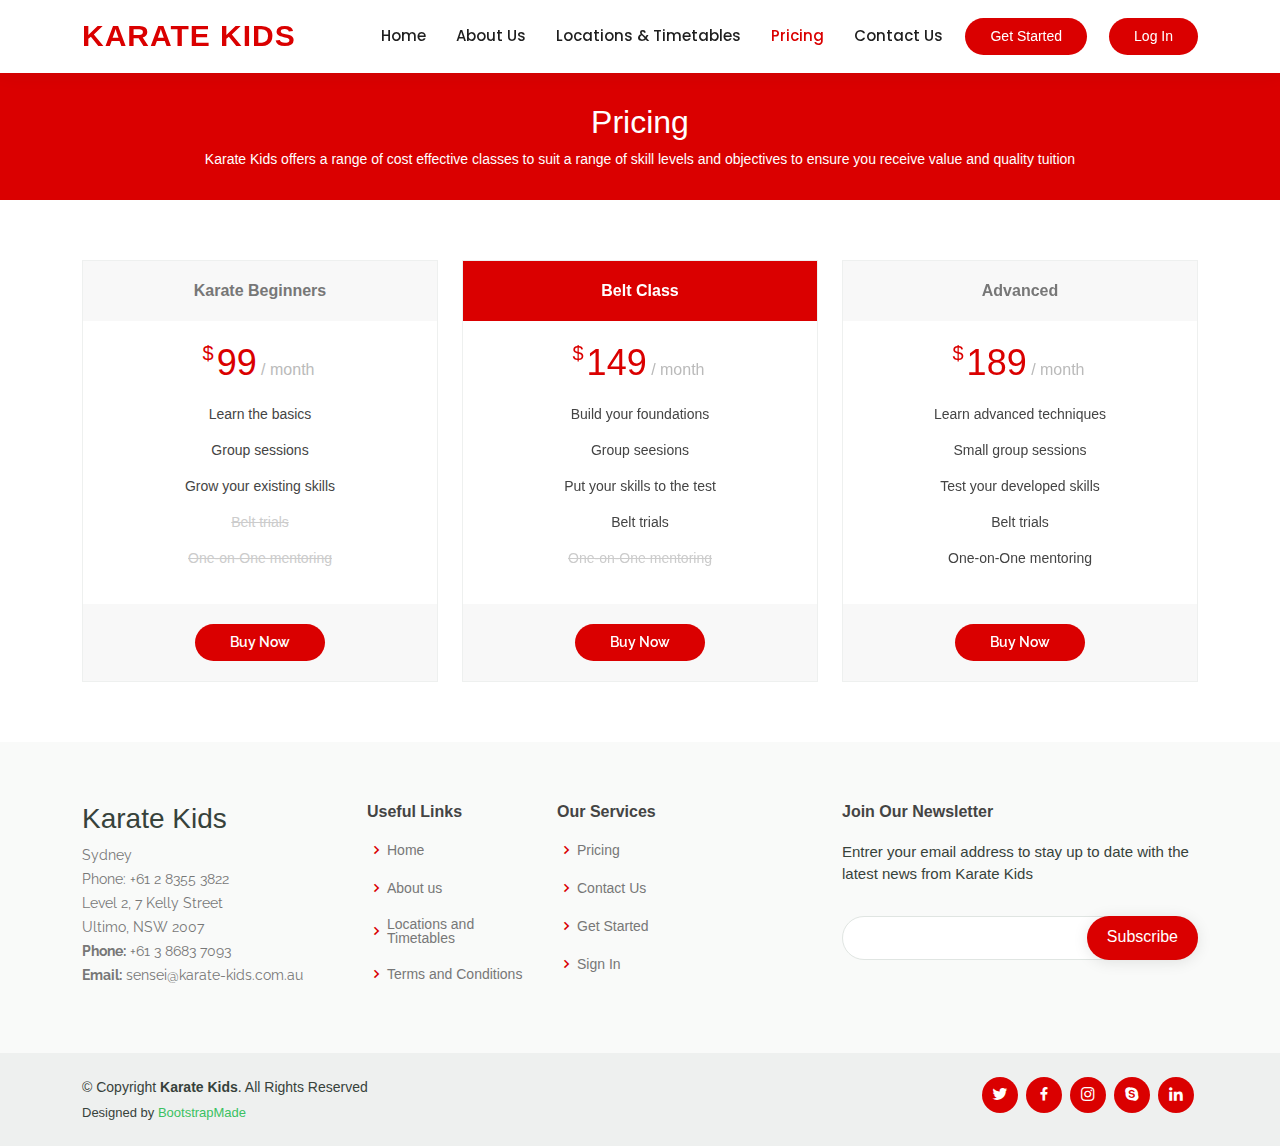
<file: pricing.html>
<!DOCTYPE html>
<html lang="en">

<head>
  <meta charset="utf-8">
  <meta content="width=device-width, initial-scale=1.0" name="viewport">

  <title>Pricing - Mentor Bootstrap Template</title>
  <meta content="" name="description">
  <meta content="" name="keywords">

  <!-- Favicons -->
  <link href="assets/img/favicon.png" rel="icon">
  <link href="assets/img/apple-touch-icon.png" rel="apple-touch-icon">

  <!-- Google Fonts -->
  <link href="https://fonts.googleapis.com/css?family=Open+Sans:300,300i,400,400i,600,600i,700,700i|Raleway:300,300i,400,400i,500,500i,600,600i,700,700i|Poppins:300,300i,400,400i,500,500i,600,600i,700,700i" rel="stylesheet">

  <!-- Vendor CSS Files -->
  <link href="assets/vendor/animate.css/animate.min.css" rel="stylesheet">
  <link href="assets/vendor/aos/aos.css" rel="stylesheet">
  <link href="assets/vendor/bootstrap/css/bootstrap.min.css" rel="stylesheet">
  <link href="assets/vendor/bootstrap-icons/bootstrap-icons.css" rel="stylesheet">
  <link href="assets/vendor/boxicons/css/boxicons.min.css" rel="stylesheet">
  <link href="assets/vendor/remixicon/remixicon.css" rel="stylesheet">
  <link href="assets/vendor/swiper/swiper-bundle.min.css" rel="stylesheet">

  <!-- Template Main CSS File -->
  <link href="assets/css/style.css" rel="stylesheet">

  
</head>

<body>

  <!-- ======= Header ======= -->
  <header id="header" class="fixed-top">
    <div class="container d-flex align-items-center">

      <h1 class="logo me-auto"><a href="index.html">Karate Kids</a></h1>
      <!-- Uncomment below if you prefer to use an image logo -->
      <!-- <a href="index.html" class="logo me-auto"><img src="assets/img/logo.png" alt="" class="img-fluid"></a>-->

     <!-- ======= Header ======= -->
  <header id="header" class="fixed-top">
    <div class="container d-flex align-items-center">

      <h1 class="logo me-auto"><a href="index.html">Karate Kids</a></h1>
      <!-- Uncomment below if you prefer to use an image logo -->
      <!-- <a href="index.html" class="logo me-auto"><img src="assets/img/logo.png" alt="" class="img-fluid"></a>-->

      <nav id="navbar" class="navbar order-last order-lg-0">
        <ul>
          <li><a href="index.html">Home</a></li>
          <li><a href="about.html">About Us</a></li>
          <li><a href="Locations.html">Locations & Timetables</a></li>
          <li><a class="active" href="pricing.html">Pricing</a></li>
          <li><a href="contact.html">Contact Us</a></li>
          </ul>
        <i class="bi bi-list mobile-nav-toggle"></i>
      </nav>
      <!-- .navbar -->
      <a href="courses.html" class="get-started-btn">Get Started</a>
      <a href="courses.html" class="get-started-btn">Log In</a>

    </div>
      <!-- .navbar -->

    </div>
      <!-- .navbar -->

     

    </div>
  </header><!-- End Header -->

  <main id="main">
    <!-- ======= Breadcrumbs ======= -->
    <div class="breadcrumbs" data-aos="fade-in">
      <div class="container">
        <h2>Pricing</h2>
        <p>Karate Kids offers a range of cost effective classes to suit a range of skill levels and objectives to ensure you receive value and quality tuition</p>
      </div>
    </div><!-- End Breadcrumbs -->

    <!-- ======= Pricing Section ======= -->
    <section id="pricing" class="pricing">
      <div class="container" data-aos="fade-up">

        <div class="row">

          <div class="col-lg-4 col-md-6">
            <div class="box">
              <h3>Karate Beginners</h3>
              <h4><sup>$</sup>99<span> / month</span></h4>
              <ul>
                <li>Learn the basics</li>
                <li>Group sessions</li>
                <li>Grow your existing skills</li>
                <li class="na">Belt trials</li>
                <li class="na">One-on-One mentoring</li>
              </ul>
              <div class="btn-wrap">
                <a href="#" class="btn-buy">Buy Now</a>
              </div>
            </div>
          </div>

          <div class="col-lg-4 col-md-6 mt-4 mt-md-0">
            <div class="box featured">
              <h3>Belt Class</h3>
              <h4><sup>$</sup>149<span> / month</span></h4>
              <ul>
                <li>Build your foundations</li>
                <li>Group seesions</li>
                <li>Put your skills to the test</li>
                <li>Belt trials</li>
                <li class="na">One-on-One mentoring</li>
              </ul>
              <div class="btn-wrap">
                <a href="#" class="btn-buy">Buy Now</a>
              </div>
            </div>
          </div>

          <div class="col-lg-4 col-md-6 mt-4 mt-lg-0">
            <div class="box">
              <h3>Advanced</h3>
              <h4><sup>$</sup>189<span> / month</span></h4>
              <ul>
                <li>Learn advanced techniques</li>
                <li>Small group sessions</li>
                <li>Test your developed skills</li>
                <li>Belt trials</li>
                <li>One-on-One mentoring</li>
              </ul>
              <div class="btn-wrap">
                <a href="#" class="btn-buy">Buy Now</a>
              </div>
            </div>
          </div>

        
      

        </div>

      </div>
    </section><!-- End Pricing Section -->

  </main><!-- End #main -->

 <!-- ======= Footer ======= -->
 <footer id="footer">

  <div class="footer-top">
    <div class="container">
      <div class="row">

        <div class="col-lg-3 col-md-6 footer-contact">
          <h3>Karate Kids</h3>
          <p>
            Sydney<br>
            Phone: +61 2 8355 3822<br>
            Level 2, 7 Kelly Street<br>
            Ultimo, NSW 2007<br>
            <strong>Phone:</strong> +61 3 8683 7093<br>
            <strong>Email:</strong> sensei@karate-kids.com.au<br>
          </p>
        </div>

        <div class="col-lg-2 col-md-6 footer-links">
          <h4>Useful Links</h4>
          <ul>
            <li><i class="bx bx-chevron-right"></i> <a href="index.html">Home</a></li>
            <li><i class="bx bx-chevron-right"></i> <a href="about.html">About us</a></li>
            <li><i class="bx bx-chevron-right"></i> <a href="Locations.html">Locations and Timetables</a></li>
            <li><i class="bx bx-chevron-right"></i> <a href="contact.html">Terms and Conditions</a></li>
          </ul>
        </div>

        <div class="col-lg-3 col-md-6 footer-links">
          <h4>Our Services</h4>
          <ul>
                          
            <li><i class="bx bx-chevron-right"></i> <a href="pricing.html">Pricing</a></li>
            <li><i class="bx bx-chevron-right"></i> <a href="contact.html">Contact Us</a></li>
            <li><i class="bx bx-chevron-right"></i> <a href="pricing.html">Get Started</a></li>
            <li><i class="bx bx-chevron-right"></i> <a href="#">Sign In</a></li>
          </ul>
        </div>

        <div class="col-lg-4 col-md-6 footer-newsletter">
          <h4>Join Our Newsletter</h4>
          <p>Entrer your email address to stay up to date with the latest news from Karate Kids</p>
          <form action="" method="post">
            <input type="email" name="email"><input type="submit" value="Subscribe">
          </form>
        </div>

      </div>
    </div>
  </div>

  <div class="container d-md-flex py-4">

    <div class="me-md-auto text-center text-md-start">
      <div class="copyright">
        &copy; Copyright <strong><span>Karate Kids</span></strong>. All Rights Reserved
      </div>
      <div class="credits">
      
        Designed by <a href="https://bootstrapmade.com/">BootstrapMade</a>
      </div>
    </div>
    <div class="social-links text-center text-md-right pt-3 pt-md-0">
      <a href="#" class="twitter"><i class="bx bxl-twitter"></i></a>
      <a href="#" class="facebook"><i class="bx bxl-facebook"></i></a>
      <a href="#" class="instagram"><i class="bx bxl-instagram"></i></a>
      <a href="#" class="google-plus"><i class="bx bxl-skype"></i></a>
      <a href="#" class="linkedin"><i class="bx bxl-linkedin"></i></a>
    </div>
  </div>
</footer><!-- End Footer -->

<div id="preloader"></div>
<a href="#" class="back-to-top d-flex align-items-center justify-content-center"><i class="bi bi-arrow-up-short"></i></a>

<!-- Vendor JS Files -->
<script src="assets/vendor/purecounter/purecounter_vanilla.js"></script>
<script src="assets/vendor/aos/aos.js"></script>
<script src="assets/vendor/bootstrap/js/bootstrap.bundle.min.js"></script>
<script src="assets/vendor/swiper/swiper-bundle.min.js"></script>
<script src="assets/vendor/php-email-form/validate.js"></script>

<!-- Template Main JS File -->
<script src="assets/js/main.js"></script>

</body>

</html>
</file>
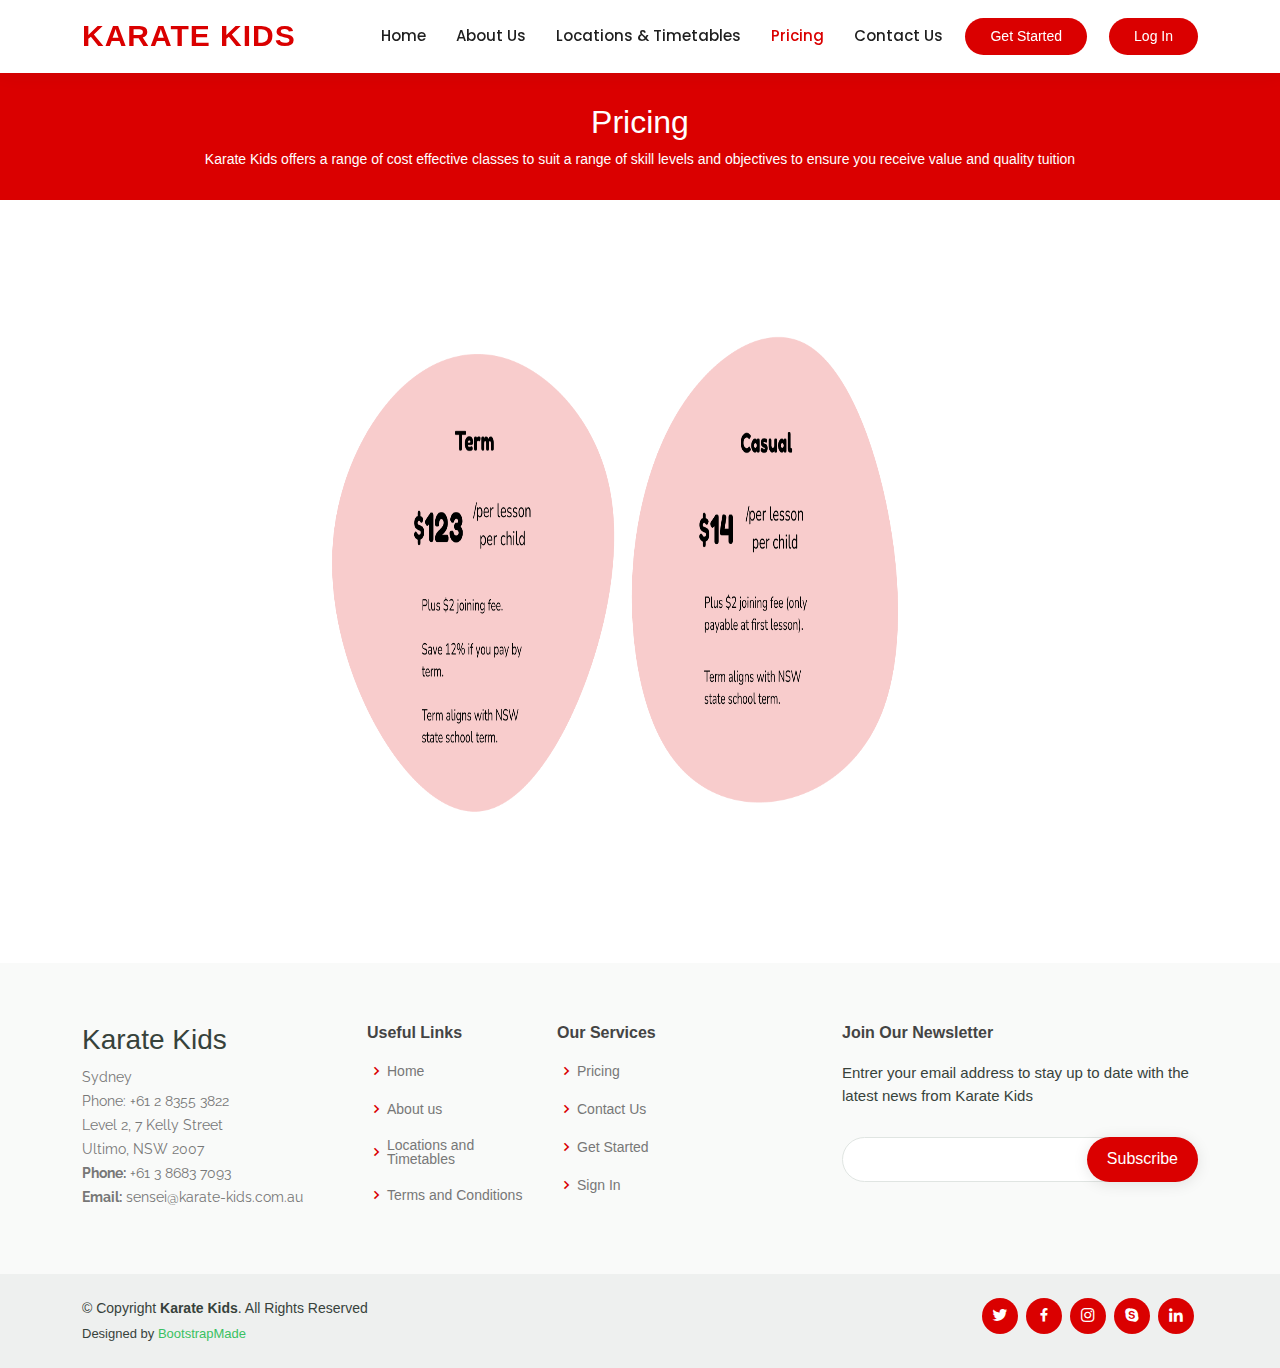
<file: pricing2.html>
<!DOCTYPE html>
<html lang="en">

<head>
  <meta charset="utf-8">
  <meta content="width=device-width, initial-scale=1.0" name="viewport">

  <title>Pricing</title>
  <meta content="" name="description">
  <meta content="" name="keywords">

  <!-- Favicons -->
  <link href="assets/img/favicon.png" rel="icon">
  <link href="assets/img/apple-touch-icon.png" rel="apple-touch-icon">

  <!-- Google Fonts -->
  <link href="https://fonts.googleapis.com/css?family=Open+Sans:300,300i,400,400i,600,600i,700,700i|Raleway:300,300i,400,400i,500,500i,600,600i,700,700i|Poppins:300,300i,400,400i,500,500i,600,600i,700,700i" rel="stylesheet">

  <!-- Vendor CSS Files -->
  <link href="assets/vendor/animate.css/animate.min.css" rel="stylesheet">
  <link href="assets/vendor/aos/aos.css" rel="stylesheet">
  <link href="assets/vendor/bootstrap/css/bootstrap.min.css" rel="stylesheet">
  <link href="assets/vendor/bootstrap-icons/bootstrap-icons.css" rel="stylesheet">
  <link href="assets/vendor/boxicons/css/boxicons.min.css" rel="stylesheet">
  <link href="assets/vendor/remixicon/remixicon.css" rel="stylesheet">
  <link href="assets/vendor/swiper/swiper-bundle.min.css" rel="stylesheet">

  <!-- Template Main CSS File -->
  <link href="assets/css/style.css" rel="stylesheet">

  
</head>

<body>

  <!-- ======= Header ======= -->
  <header id="header" class="fixed-top">
    <div class="container d-flex align-items-center">

      <h1 class="logo me-auto"><a href="index.html">Karate Kids</a></h1>
      <!-- Uncomment below if you prefer to use an image logo -->
      <!-- <a href="index.html" class="logo me-auto"><img src="assets/img/logo.png" alt="" class="img-fluid"></a>-->

     <!-- ======= Header ======= -->
  <header id="header" class="fixed-top">
    <div class="container d-flex align-items-center">

      <h1 class="logo me-auto"><a href="index.html">Karate Kids</a></h1>
      <!-- Uncomment below if you prefer to use an image logo -->
      <!-- <a href="index.html" class="logo me-auto"><img src="assets/img/logo.png" alt="" class="img-fluid"></a>-->

      <nav id="navbar" class="navbar order-last order-lg-0">
        <ul>
          <li><a href="index.html">Home</a></li>
          <li><a href="about.html">About Us</a></li>
          <li><a href="Locations.html">Locations & Timetables</a></li>
          <li><a class="active" href="pricing.html">Pricing</a></li>
          <li><a href="contact.html">Contact Us</a></li>
          </ul>
        <i class="bi bi-list mobile-nav-toggle"></i>
      </nav>
      <!-- .navbar -->
      <a href="courses.html" class="get-started-btn">Get Started</a>
      <a href="courses.html" class="get-started-btn">Log In</a>

    </div>
      <!-- .navbar -->

    </div>
      <!-- .navbar -->

     

    </div>
  </header><!-- End Header -->

  <main id="main">
    <!-- ======= Breadcrumbs ======= -->
    <div class="breadcrumbs" data-aos="fade-in">
      <div class="container">
        <h2>Pricing</h2>
        <p>Karate Kids offers a range of cost effective classes to suit a range of skill levels and objectives to ensure you receive value and quality tuition</p>
      </div>
    </div><!-- End Breadcrumbs -->

    <!-- ======= Pricing Section ======= -->
    <section id="pricing" class="pricing">
      <img src="assets/img/Pricing Blobs.png" alt="blobs" width="1073.9" height="642.7" class="center">
    </section><!-- End Pricing Section -->

  </main><!-- End #main -->

 <!-- ======= Footer ======= -->
 <footer id="footer">

  <div class="footer-top">
    <div class="container">
      <div class="row">

        <div class="col-lg-3 col-md-6 footer-contact">
          <h3>Karate Kids</h3>
          <p>
            Sydney<br>
            Phone: +61 2 8355 3822<br>
            Level 2, 7 Kelly Street<br>
            Ultimo, NSW 2007<br>
            <strong>Phone:</strong> +61 3 8683 7093<br>
            <strong>Email:</strong> sensei@karate-kids.com.au<br>
          </p>
        </div>

        <div class="col-lg-2 col-md-6 footer-links">
          <h4>Useful Links</h4>
          <ul>
            <li><i class="bx bx-chevron-right"></i> <a href="index.html">Home</a></li>
            <li><i class="bx bx-chevron-right"></i> <a href="about.html">About us</a></li>
            <li><i class="bx bx-chevron-right"></i> <a href="Locations.html">Locations and Timetables</a></li>
            <li><i class="bx bx-chevron-right"></i> <a href="contact.html">Terms and Conditions</a></li>
          </ul>
        </div>

        <div class="col-lg-3 col-md-6 footer-links">
          <h4>Our Services</h4>
          <ul>
                          
            <li><i class="bx bx-chevron-right"></i> <a href="pricing.html">Pricing</a></li>
            <li><i class="bx bx-chevron-right"></i> <a href="contact.html">Contact Us</a></li>
            <li><i class="bx bx-chevron-right"></i> <a href="pricing.html">Get Started</a></li>
            <li><i class="bx bx-chevron-right"></i> <a href="#">Sign In</a></li>
          </ul>
        </div>

        <div class="col-lg-4 col-md-6 footer-newsletter">
          <h4>Join Our Newsletter</h4>
          <p>Entrer your email address to stay up to date with the latest news from Karate Kids</p>
          <form action="" method="post">
            <input type="email" name="email"><input type="submit" value="Subscribe">
          </form>
        </div>

      </div>
    </div>
  </div>

  <div class="container d-md-flex py-4">

    <div class="me-md-auto text-center text-md-start">
      <div class="copyright">
        &copy; Copyright <strong><span>Karate Kids</span></strong>. All Rights Reserved
      </div>
      <div class="credits">
      
        Designed by <a href="https://bootstrapmade.com/">BootstrapMade</a>
      </div>
    </div>
    <div class="social-links text-center text-md-right pt-3 pt-md-0">
      <a href="#" class="twitter"><i class="bx bxl-twitter"></i></a>
      <a href="#" class="facebook"><i class="bx bxl-facebook"></i></a>
      <a href="#" class="instagram"><i class="bx bxl-instagram"></i></a>
      <a href="#" class="google-plus"><i class="bx bxl-skype"></i></a>
      <a href="#" class="linkedin"><i class="bx bxl-linkedin"></i></a>
    </div>
  </div>
</footer><!-- End Footer -->

<div id="preloader"></div>
<a href="#" class="back-to-top d-flex align-items-center justify-content-center"><i class="bi bi-arrow-up-short"></i></a>

<!-- Vendor JS Files -->
<script src="assets/vendor/purecounter/purecounter_vanilla.js"></script>
<script src="assets/vendor/aos/aos.js"></script>
<script src="assets/vendor/bootstrap/js/bootstrap.bundle.min.js"></script>
<script src="assets/vendor/swiper/swiper-bundle.min.js"></script>
<script src="assets/vendor/php-email-form/validate.js"></script>

<!-- Template Main JS File -->
<script src="assets/js/main.js"></script>


</body>

</html>
</file>
<file: assets/css/style.css>
/**
* Template Name: Mentor - v4.8.1
* Template URL: https://bootstrapmade.com/mentor-free-education-bootstrap-theme/
* Author: BootstrapMade.com
* License: https://bootstrapmade.com/license/
*/

/*--------------------------------------------------------------
# General
--------------------------------------------------------------*/
body {
  font-family: "ex0-2", sans-serif;
  color: #444444;
}

a {
  color: #DA0000;
  text-decoration: none;
}

a:hover {
  color: #DA0000;
  text-decoration: none;
}

h1,
h2,
h3,
h4,
h5,
h6 {
  font-family: 'Exo 2', sans-serif;
}

/*--------------------------------------------------------------
# Back to top button
--------------------------------------------------------------*/
.back-to-top {
  position: fixed;
  visibility: hidden;
  opacity: 0;
  right: 15px;
  bottom: 15px;
  z-index: 996;
  background: #DA0000;
  width: 40px;
  height: 40px;
  border-radius: 50px;
  transition: all 0.4s;
}

.back-to-top i {
  font-size: 28px;
  color: #fff;
  line-height: 0;
}

.back-to-top:hover {
  background: #4C4C4C;
  color: #fff;
}

.back-to-top.active {
  visibility: visible;
  opacity: 1;
}

/*--------------------------------------------------------------
# Preloader
--------------------------------------------------------------*/
#preloader {
  position: fixed;
  top: 0;
  left: 0;
  right: 0;
  bottom: 0;
  z-index: 9999;
  overflow: hidden;
  background: #fff;
}

#preloader:before {
  content: "";
  position: fixed;
  top: calc(50% - 30px);
  left: calc(50% - 30px);
  border: 6px solid #DA0000;
  border-top-color: #fff;
  border-bottom-color: #fff;
  border-radius: 50%;
  width: 60px;
  height: 60px;
  -webkit-animation: animate-preloader 1s linear infinite;
  animation: animate-preloader 1s linear infinite;
}

@-webkit-keyframes animate-preloader {
  0% {
    transform: rotate(0deg);
  }

  100% {
    transform: rotate(360deg);
  }
}

@keyframes animate-preloader {
  0% {
    transform: rotate(0deg);
  }

  100% {
    transform: rotate(360deg);
  }
}

/*--------------------------------------------------------------
# Disable aos animation delay on mobile devices
--------------------------------------------------------------*/
@media screen and (max-width: 768px) {
  [data-aos-delay] {
    transition-delay: 0 !important;
  }
}

/*--------------------------------------------------------------
# Header
--------------------------------------------------------------*/
#header {
  background: #fff;
  transition: all 0.5s;
  z-index: 997;
  padding: 15px 0;
  box-shadow: 0px 0 18px rgba(55, 66, 59, 0.08);
}

#header .logo {
  font-size: 30px;
  margin: 0;
  padding: 0;
  line-height: 1;
  font-weight: 600;
  letter-spacing: 1px;
  text-transform: uppercase;
  font-family: 'Exo 2', sans-serif;
}

#header .logo a {
  color: #DA0000;
}

#header .logo img {
  max-height: 40px;
}

/**
* Get Startet Button 
*/
.get-started-btn {
  margin-left: 22px;
  background: #DA0000
  ;
  color: #fff;
  border-radius: 50px;
  padding: 8px 25px;
  white-space: nowrap;
  transition: 0.3s;
  font-size: 14px;
  display: inline-block;
}

.get-started-btn:hover {
  background: #4C4C4C;
  color: #fff;
}

@media (max-width: 768px) {
  .get-started-btn {
    margin: 0 15px 0 0;
    padding: 6px 18px;
  }
}

/*--------------------------------------------------------------
# Navigation Menu
--------------------------------------------------------------*/
/**
* Desktop Navigation 
*/
.navbar {
  padding: 0;
}

.navbar ul {
  margin: 0;
  padding: 0;
  display: flex;
  list-style: none;
  align-items: center;
}

.navbar li {
  position: relative;
}

.navbar a,
.navbar a:focus {
  display: flex;
  align-items: center;
  justify-content: space-between;
  padding: 10px 0 10px 30px;
  font-family: 'Poppins', sans-serif;
  font-size: 15px;
  font-weight: 500;
  color: #1F1F1F;
  white-space: nowrap;
  transition: 0.3s;
}

.navbar a i,
.navbar a:focus i {
  font-size: 12px;
  line-height: 0;
  margin-left: 5px;
}

.navbar a:hover,
.navbar .active,
.navbar .active:focus,
.navbar li:hover>a {
  color: #DA0000;
}

.navbar .dropdown ul {
  display: block;
  position: absolute;
  left: 30px;
  top: calc(100% + 30px);
  margin: 0;
  padding: 10px 0;
  z-index: 99;
  opacity: 0;
  visibility: hidden;
  background: #fff;
  box-shadow: 0px 0px 30px rgba(127, 137, 161, 0.25);
  transition: 0.3s;
  border-radius: 4px;
}

.navbar .dropdown ul li {
  min-width: 200px;
}

.navbar .dropdown ul a {
  padding: 10px 20px;
  font-size: 14px;
  text-transform: none;
  font-weight: 500;
}

.navbar .dropdown ul a i {
  font-size: 12px;
}

.navbar .dropdown ul a:hover,
.navbar .dropdown ul .active:hover,
.navbar .dropdown ul li:hover>a {
  color: #DA0000;
}

.navbar .dropdown:hover>ul {
  opacity: 1;
  top: 100%;
  visibility: visible;
}

.navbar .dropdown .dropdown ul {
  top: 0;
  left: calc(100% - 30px);
  visibility: hidden;
}

.navbar .dropdown .dropdown:hover>ul {
  opacity: 1;
  top: 0;
  left: 100%;
  visibility: visible;
}

@media (max-width: 1366px) {
  .navbar .dropdown .dropdown ul {
    left: -90%;
  }

  .navbar .dropdown .dropdown:hover>ul {
    left: -100%;
  }
}

/**
* Mobile Navigation 
*/
.mobile-nav-toggle {
  color: #1F1F1F;
  font-size: 28px;
  cursor: pointer;
  display: none;
  line-height: 0;
  transition: 0.5s;
}

.mobile-nav-toggle.bi-x {
  color: #fff;
}

@media (max-width: 991px) {
  .mobile-nav-toggle {
    display: block;
  }

  .navbar ul {
    display: none;
  }
}

.navbar-mobile {
  position: fixed;
  overflow: hidden;
  top: 0;
  right: 0;
  left: 0;
  bottom: 0;
  background: rgba(32, 38, 34, 0.9);
  transition: 0.3s;
  z-index: 999;
}

.navbar-mobile .mobile-nav-toggle {
  position: absolute;
  top: 15px;
  right: 15px;
}

.navbar-mobile ul {
  display: block;
  position: absolute;
  top: 55px;
  right: 15px;
  bottom: 15px;
  left: 15px;
  padding: 10px 0;
  border-radius: 6px;
  background-color: #fff;
  overflow-y: auto;
  transition: 0.3s;
}

.navbar-mobile a,
.navbar-mobile a:focus {
  padding: 10px 20px;
  font-size: 15px;
  color: #37423b;1F1F1F
}

.navbar-mobile a:hover,
.navbar-mobile .active,
.navbar-mobile li:hover>a {
  color: #DA0000;
}

.navbar-mobile .getstarted,
.navbar-mobile .getstarted:focus {
  margin: 15px;
}

.navbar-mobile .dropdown ul {
  position: static;
  display: none;
  margin: 10px 20px;
  padding: 10px 0;
  z-index: 99;
  opacity: 1;
  visibility: visible;
  background: #fff;
  box-shadow: 0px 0px 30px rgba(127, 137, 161, 0.25);
}

.navbar-mobile .dropdown ul li {
  min-width: 200px;
}

.navbar-mobile .dropdown ul a {
  padding: 10px 20px;
}

.navbar-mobile .dropdown ul a i {
  font-size: 12px;
}

.navbar-mobile .dropdown ul a:hover,
.navbar-mobile .dropdown ul .active:hover,
.navbar-mobile .dropdown ul li:hover>a {
  color: #DA0000;
}

.navbar-mobile .dropdown>.dropdown-active {
  display: block;
}

/*--------------------------------------------------------------
# Hero Section
--------------------------------------------------------------*/
#hero {
  width: 100%;
  height: 80vh;
  background: url("../img/hero-bg.jpg") top center;
  background-size: cover;
  position: relative;
}

#hero:before {
  content: "";
  background: rgba(0, 0, 0, 0.4);
  position: absolute;
  bottom: 0;
  top: 0;
  left: 0;
  right: 0;
}

#hero .container {
  padding-top: 72px;
}

@media (max-width: 992px) {
  #hero .container {
    padding-top: 62px;
  }
}

#hero h1 {
  margin: 0;
  font-size: 48px;
  font-weight: 300;
  line-height: 56px;
  color: #fff;
  font-family: 'Exo 2', sans-serif;
}

#hero h2 {
  color: #eee;
  margin: 10px 0 0 0;
  font-size: 24px;
}

#hero .btn-get-started {
  font-family: "Raleway", sans-serif;
  font-weight: 500;
  font-size: 15px;
  letter-spacing: 1px;
  display: inline-block;
  padding: 10px 35px;
  border-radius: 50px;
  transition: 0.5s;
  margin-top: 30px;
  border: 2px solid #fff;
  color: #fff;
}

#hero .btn-get-started:hover {
  background: #DA0000;
  border: 2px solid #DA0000;
}

@media (min-width: 1024px) {
  #hero {
    background-attachment: fixed;
  }
}

@media (max-width: 768px) {
  #hero {
    height: 100vh;
  }

  #hero h1 {
    font-size: 28px;
    line-height: 36px;
  }

  #hero h2 {
    font-size: 18px;
    line-height: 24px;
  }
}

/*--------------------------------------------------------------
# Sections General
--------------------------------------------------------------*/
section {
  padding: 60px 0;
  overflow: hidden;
}

.section-bg {
  background-color: #f6f7f6;
}

.section-title {
  padding-bottom: 40px;
}

.section-title h2 {
  font-size: 14px;
  font-weight: 300;
  padding: 0;
  line-height: 1px;
  margin: 0 0 5px 0;
  letter-spacing: 2px;
  text-transform: uppercase;
  color: #aaaaaa;
  font-family: 'Exo 2', sans-serif;
}

.section-title h2::after {
  content: "";
  width: 120px;
  height: 1px;
  display: inline-block;
  background: #4C4C4C;
  margin: 4px 10px;
}

.section-title p {
  margin: 0;
  margin: 0;
  font-size: 36px;
  font-weight: 600;
  text-transform: uppercase;
  font-family: 'Exo 2', sans-serif;
  color: #DA0000;
}

.breadcrumbs {
  margin-top: 73px;
  text-align: center;
  background: #DA0000;
  padding: 30px 0;
  color: #fff;
}

@media (max-width: 992px) {
  .breadcrumbs {
    margin-top: 63px;
  }
}

.breadcrumbs h2 {
  font-size: 32px;
  font-weight: 500;
}

.breadcrumbs p {
  font-size: 14px;
  margin-bottom: 0;
}

/*--------------------------------------------------------------
# About
--------------------------------------------------------------*/
.about .content h3 {
  font-weight: 600;
  font-size: 26px;
}

.about .content ul {
  list-style: none;
  padding: 0;
}

.about .content ul li {
  padding-bottom: 10px;
}

.about .content ul i {
  font-size: 20px;
  padding-right: 4px;
  color: ;
}

.about .content .learn-more-btn {
  background: #DA0000;
  color: #fff;
  border-radius: 50px;
  padding: 8px 25px 9px 25px;
  white-space: nowrap;
  transition: 0.3s;
  font-size: 14px;
  display: inline-block;
}

.about .content .learn-more-btn:hover {
  background: #4C4C4C;
  color: #fff;
}

@media (max-width: 768px) {
  .about .content .learn-more-btn {
    margin: 0 48px 0 0;
    padding: 6px 18px;
  }
}

/*--------------------------------------------------------------
# Counts
--------------------------------------------------------------*/
.counts {
  padding: 30px 0;
}

.counts .counters span {
  font-size: 48px;
  display: block;
  color: #DA0000;
  font-weight: 700;
}

.counts .counters p {
  padding: 0;
  margin: 0 0 20px 0;
  font-family: "Raleway", sans-serif;
  font-size: 15px;
  font-weight: 600;
  color: #4C4C4C;
}

/*--------------------------------------------------------------
# Why Us
--------------------------------------------------------------*/
.why-us .content {
  padding: 30px;
  background: #DA0000;
  border-radius: 4px;
  color: #fff;
}

.why-us .content h3 {
  font-weight: 700;
  font-size: 34px;
  margin-bottom: 30px;
}

.why-us .content p {
  margin-bottom: 30px;
}

.why-us .content .more-btn {
  display: inline-block;
  background: rgba(255, 255, 255, 0.2);
  padding: 6px 30px 8px 30px;
  color: #fff;
  border-radius: 50px;
  transition: all ease-in-out 0.4s;
}

.why-us .content .more-btn i {
  font-size: 14px;
}

.why-us .content .more-btn:hover {
  color: #DA0000;
  background: #fff;
}

.why-us .icon-boxes .icon-box {
  text-align: center;
  background: #fff;
  padding: 40px 30px;
  width: 100%;
  border: 1px solid #eef0ef;
}

.why-us .icon-boxes .icon-box i {
  font-size: 32px;
  padding: 18px;
  color: #DA0000;
  margin-bottom: 30px;
  background: #F7F7FC;
  border-radius: 50px;
}

.why-us .icon-boxes .icon-box h4 {
  font-size: 20px;
  font-weight: 700;
  margin: 0 0 30px 0;
}

.why-us .icon-boxes .icon-box p {
  font-size: 15px;
  color: #848484;
}

/*--------------------------------------------------------------
# Features
--------------------------------------------------------------*/
.features {
  padding-top: 0px;
}

.features .icon-box {
  display: flex;
  align-items: center;
  padding: 20px;
  transition: 0.3s;
  border: 1px solid #eef0ef;
}

.features .icon-box i {
  font-size: 32px;
  padding-right: 10px;
  line-height: 1;
}

.features .icon-box h3 {
  font-weight: 700;
  margin: 0;
  padding: 0;
  line-height: 1;
  font-size: 16px;
}

.features .icon-box h3 a {
  color: #37423b;
  transition: 0.3s;
}

.features .icon-box:hover {
  border-color: #DA0000;
}

.features .icon-box:hover h3 a {
  color: #DA0000;
}

/*--------------------------------------------------------------
# Courses
--------------------------------------------------------------*/
.courses .course-item {
  border-radius: 5px;
  border: 1px solid #eef0ef;
}

.courses .course-content {
  padding: 15px;
}

.courses .course-content h3 {
  font-weight: 700;
  font-size: 20px;
}

.courses .course-content h3 a {
  color: #37423b;
  transition: 0.3s;
}

.courses .course-content h3 a:hover {
  color: #DA0000;
}

.courses .course-content p {
  font-size: 14px;
  color: #777777;
}

.courses .course-content h4 {
  font-size: 14px;
  background: #DA0000;
  padding: 7px 14px;
  color: #fff;
  margin: 0;
}

.courses .course-content .price {
  margin: 0;
  font-weight: 700;
  font-size: 18px;
  color: #37423b;
}

.courses .trainer {
  padding-top: 15px;
  border-top: 1px solid #eef0ef;
}

.courses .trainer .trainer-profile img {
  max-width: 50px;
  border-radius: 50px;
}

.courses .trainer .trainer-profile span {
  padding-left: 10px;
  font-weight: 600;
  font-size: 16px;
  color: #5a6c60;
}

.courses .trainer .trainer-rank {
  font-size: 18px;
  color: #657a6d;
}

/*--------------------------------------------------------------
# Trainers
--------------------------------------------------------------*/
.trainers .member {
  text-align: center;
  margin-bottom: 20px;
  background: #fff;
  border: 1px solid #eef0ef;
}

.trainers .member img {
  margin: -1px -1px 30px -1px;
}

.trainers .member .member-content {
  padding: 0 20px 30px 20px;
}

.trainers .member h4 {
  font-weight: 700;
  margin-bottom: 2px;
  font-size: 18px;
}

.trainers .member span {
  font-style: italic;
  display: block;
  font-size: 13px;
}

.trainers .member p {
  padding-top: 10px;
  font-size: 14px;
  font-style: italic;
  color: #aaaaaa;
}

.trainers .member .social {
  margin-top: 15px;
}

.trainers .member .social a {
  color: #4C4C4C;
  transition: 0.3s;
}

.trainers .member .social a:hover {
  color: #DA0000;
}

.trainers .member .social i {
  font-size: 18px;
  margin: 0 2px;
}

/*--------------------------------------------------------------
# Testimonials
--------------------------------------------------------------*/
.testimonials .testimonial-wrap {
  padding-left: 50px;
}

.testimonials .testimonials-carousel,
.testimonials .testimonials-slider {
  overflow: hidden;
}

.testimonials .testimonial-item {
  box-sizing: content-box;
  padding: 30px 30px 30px 60px;
  margin: 30px 15px;
  min-height: 200px;
  border: 1px solid #eef0ef;
  position: relative;
  background: #fff;
}

.testimonials .testimonial-item .testimonial-img {
  width: 90px;
  border-radius: 10px;
  border: 6px solid #fff;
  position: absolute;
  left: -45px;
}

.testimonials .testimonial-item h3 {
  font-size: 18px;
  font-weight: bold;
  margin: 10px 0 5px 0;
  color: #111;
}

.testimonials .testimonial-item h4 {
  font-size: 14px;
  color: #999;
  margin: 0;
}

.testimonials .testimonial-item .quote-icon-left,
.testimonials .testimonial-item .quote-icon-right {
  color: #c1ecce;
  font-size: 26px;
}

.testimonials .testimonial-item .quote-icon-left {
  display: inline-block;
  left: -5px;
  position: relative;
}

.testimonials .testimonial-item .quote-icon-right {
  display: inline-block;
  right: -5px;
  position: relative;
  top: 10px;
}

.testimonials .testimonial-item p {
  font-style: italic;
  margin: 15px auto 15px auto;
}

.testimonials .swiper-pagination {
  margin-top: 20px;
  position: relative;
}

.testimonials .swiper-pagination .swiper-pagination-bullet {
  width: 12px;
  height: 12px;
  background-color: #fff;
  opacity: 1;
  border: 1px solid #DA0000;
}

.testimonials .swiper-pagination .swiper-pagination-bullet-active {
  background-color: #DA0000;
}

@media (max-width: 767px) {
  .testimonials .testimonial-wrap {
    padding-left: 0;
  }

  .testimonials .testimonials-carousel,
  .testimonials .testimonials-slider {
    overflow: hidden;
  }

  .testimonials .testimonial-item {
    padding: 30px;
    margin: 15px;
  }

  .testimonials .testimonial-item .testimonial-img {
    position: static;
    left: auto;
  }
}

/*--------------------------------------------------------------
# Cource Details
--------------------------------------------------------------*/
.course-details h3 {
  font-size: 24px;
  margin: 30px 0 15px 0;
  font-weight: 700;
  position: relative;
  padding-bottom: 10px;
}

.course-details h3:before {
  content: "";
  position: absolute;
  display: block;
  width: 100%;
  height: 1px;
  background: #eef0ef;
  bottom: 0;
  left: 0;
}

.course-details h3:after {
  content: "";
  position: absolute;
  display: block;
  width: 60px;
  height: 1px;
  background: #DA0000;
  bottom: 0;
  left: 0;
}

.course-details .course-info {
  background: #f6f7f6;
  padding: 10px 15px;
  margin-bottom: 15px;
}

.course-details .course-info h5 {
  font-weight: 300;
  font-size: 16px;
  margin: 0;
  font-family: 'Exo 2', sans-serif;
}

.course-details .course-info p {
  margin: 0;
  font-weight: 600;
}

.course-details .course-info a {
  color: #657a6d;
}

/*--------------------------------------------------------------
# Cource Details Tabs
--------------------------------------------------------------*/
.cource-details-tabs {
  overflow: hidden;
  padding-top: 0;
}

.cource-details-tabs .nav-tabs {
  border: 0;
}

.cource-details-tabs .nav-link {
  border: 0;
  padding: 12px 15px 12px 0;
  transition: 0.3s;
  color: #37423b;
  border-radius: 0;
  border-right: 2px solid #e2e7e4;
  font-weight: 600;
  font-size: 15px;
}

.cource-details-tabs .nav-link:hover {
  color: #DA0000;
}

.cource-details-tabs .nav-link.active {
  color: #DA0000;
  border-color: #DA0000;
}

.cource-details-tabs .tab-pane.active {
  -webkit-animation: fadeIn 0.5s ease-out;
  animation: fadeIn 0.5s ease-out;
}

.cource-details-tabs .details h3 {
  font-size: 26px;
  font-weight: 600;
  margin-bottom: 20px;
  color: #37423b;
}

.cource-details-tabs .details p {
  color: #777777;
}

.cource-details-tabs .details p:last-child {
  margin-bottom: 0;
}

@media (max-width: 992px) {
  .cource-details-tabs .nav-link {
    border: 0;
    padding: 15px;
  }

  .cource-details-tabs .nav-link.active {
    color: #fff;
    background: #DA0000;
  }
}



/*--------------------------------------------------------------
# Timetable
--------------------------------------------------------------*/

body{
  margin-top:20px;
}
.bg-light-gray {
  background-color: #f7f7f7;
}
.table-bordered thead td, .table-bordered thead th {
  border-bottom-width: 2px;
}
.table thead th {
  vertical-align: bottom;
  border-bottom: 2px solid #dee2e6;
}
.table-bordered td, .table-bordered th {
  border: 1px solid #dee2e6;
}


.bg-sky.box-shadow {
  box-shadow: 0px 5px 0px 0px #00a2a7
}

.bg-orange.box-shadow {
  box-shadow: 0px 5px 0px 0px #af4305
}

.bg-green.box-shadow {
  box-shadow: 0px 5px 0px 0px #4ca520
}

.bg-yellow.box-shadow {
  box-shadow: 0px 5px 0px 0px #dcbf02
}

.bg-pink.box-shadow {
  box-shadow: 0px 5px 0px 0px #e82d8b
}

.bg-purple.box-shadow {
  box-shadow: 0px 5px 0px 0px #8343e8
}

.bg-lightred.box-shadow {
  box-shadow: 0px 5px 0px 0px #d84213
}


.bg-sky {
  background-color: #02c2c7
}

.bg-orange {
  background-color: #e95601
}

.bg-green {
  background-color: #5bbd2a
}

.bg-yellow {
  background-color: #f0d001
}

.bg-pink {
  background-color: #ff48a4
}

.bg-purple {
  background-color: #9d60ff
}

.bg-lightred {
  background-color: #ff5722
}

.padding-15px-lr {
  padding-left: 15px;
  padding-right: 15px;
}
.padding-5px-tb {
  padding-top: 5px;
  padding-bottom: 5px;
}
.margin-10px-bottom {
  margin-bottom: 10px;
}
.border-radius-5 {
  border-radius: 5px;
}

.margin-10px-top {
  margin-top: 10px;
}
.font-size14 {
  font-size: 14px;
}

.text-light-gray {
  color: #d6d5d5;
}
.font-size13 {
  font-size: 13px;
}

.table-bordered td, .table-bordered th {
  border: 1px solid #dee2e6;
}
.table td, .table th {
  padding: .75rem;
  vertical-align: top;
  border-top: 1px solid #dee2e6;
}


/*--------------------------------------------------------------
# Events
--------------------------------------------------------------*/
.events .card {
  border: 0;
  padding: 0 30px;
  margin-bottom: 60px;
  position: relative;
}

.events .card-img {
  width: calc(100% + 60px);
  margin-left: -30px;
  overflow: hidden;
  z-index: 9;
  border-radius: 0;
}

.events .card-img img {
  max-width: 100%;
  transition: all 0.3s ease-in-out;
}

.events .card-body {
  z-index: 10;
  background: #fff;
  border-top: 4px solid #fff;
  padding: 30px;
  box-shadow: 0px 2px 15px rgba(0, 0, 0, 0.1);
  margin-top: -60px;
  transition: 0.3s;
}

.events .card-title {
  font-weight: 700;
  text-align: center;
  margin-bottom: 20px;
}

.events .card-title a {
  color: #37423b;
  transition: 0.3s;
}

.events .card-text {
  color: #5e5e5e;
}

.events .read-more a {
  color: #777777;
  text-transform: uppercase;
  font-weight: 600;
  font-size: 12px;
  transition: 0.3s;
}

.events .read-more a:hover {
  color: #DA0000;
}

.events .card:hover img {
  transform: scale(1.1);
}

.events .card:hover .card-body {
  border-color: #DA0000;
}

.events .card:hover .card-body .card-title a {
  color: #DA0000;
}

/*--------------------------------------------------------------
# Pricing
--------------------------------------------------------------*/
.pricing .box {
  padding: 20px;
  background: #fff;
  text-align: center;
  border: 1px solid #eef0ef;
  border-radius: 0;
  position: relative;
  overflow: hidden;
}

.pricing h3 {
  font-weight: 400;
  margin: -20px -20px 20px -20px;
  padding: 20px 15px;
  font-size: 16px;
  font-weight: 600;
  color: #777777;
  background: #f8f8f8;
}

.pricing h4 {
  font-size: 36px;
  color: #DA0000;
  font-weight: 500;
  font-family: 'Exo 2', sans-serif;
  margin-bottom: 20px;
}

.pricing h4 sup {
  font-size: 20px;
  top: -15px;
  left: -3px;
}

.pricing h4 span {
  color: #bababa;
  font-size: 16px;
  font-weight: 300;
}

.pricing ul {
  padding: 0;
  list-style: none;
  color: #444444;
  text-align: center;
  line-height: 20px;
  font-size: 14px;
}

.pricing ul li {
  padding-bottom: 16px;
}

.pricing ul i {
  color: #DA0000;
  font-size: 18px;
  padding-right: 4px;
}

.pricing ul .na {
  color: #ccc;
  text-decoration: line-through;
}

.pricing .btn-wrap {
  margin: 20px -20px -20px -20px;
  padding: 20px 15px;
  background: #f8f8f8;
  text-align: center;
}

.pricing .btn-buy {
  background: #DA0000;
  display: inline-block;
  padding: 8px 35px;
  border-radius: 50px;
  color: #fff;
  transition: none;
  font-size: 14px;
  font-weight: 400;
  font-family: "Raleway", sans-serif;
  font-weight: 600;
  transition: 0.3s;
}

.pricing .btn-buy:hover {
  background: #4C4C4C;
}

.pricing .featured h3 {
  color: #fff;
  background: #DA0000;
}

.pricing .advanced {
  width: 200px;
  position: absolute;
  top: 18px;
  right: -68px;
  transform: rotate(45deg);
  z-index: 1;
  font-size: 14px;
  padding: 1px 0 3px 0;
  background: #DA0000;
  color: #fff;
}

/*--------------------------------------------------------------
# Contact
--------------------------------------------------------------*/
.contact {
  padding-top: 5px;
}

.contact .info {
  width: 100%;
  background: #fff;
}

.contact .info i {
  font-size: 20px;
  color: #DA0000;
  float: left;
  width: 44px;
  height: 44px;
  background: #FAFAF8;
  display: flex;
  justify-content: center;
  align-items: center;
  border-radius: 50px;
  transition: all 0.3s ease-in-out;
}

.contact .info h4 {
  padding: 0 0 0 60px;
  font-size: 22px;
  font-weight: 600;
  margin-bottom: 5px;
  color: #37423b;
}

.contact .info p {
  padding: 0 0 0 60px;
  margin-bottom: 0;
  font-size: 14px;
  color: #657a6d;
}

.contact .info .email,
.contact .info .phone {
  margin-top: 40px;
}

.contact .info .email:hover i,
.contact .info .address:hover i,
.contact .info .phone:hover i {
  background: #DA0000;
  color: #fff;
}

.contact .php-email-form {
  width: 100%;
  background: #fff;
}

.contact .php-email-form .form-group {
  padding-bottom: 8px;
}

.contact .php-email-form .error-message {
  display: none;
  color: #fff;
  background: #ed3c0d;
  text-align: left;
  padding: 15px;
  font-weight: 600;
}

.contact .php-email-form .error-message br+br {
  margin-top: 25px;
}

.contact .php-email-form .sent-message {
  display: none;
  color: #fff;
  background: #4C4C4C;
  text-align: center;
  padding: 15px;
  font-weight: 600;
}

.contact .php-email-form .loading {
  display: none;
  background: #fff;
  text-align: center;
  padding: 15px;
}

.contact .php-email-form .loading:before {
  content: "";
  display: inline-block;
  border-radius: 50%;
  width: 24px;
  height: 24px;
  margin: 0 10px -6px 0;
  border: 3px solid #4C4C4C;
  border-top-color: #eee;
  -webkit-animation: animate-loading 1s linear infinite;
  animation: animate-loading 1s linear infinite;
}

.contact .php-email-form input,
.contact .php-email-form textarea {
  border-radius: 4px;
  box-shadow: none;
  font-size: 14px;
}

.contact .php-email-form input:focus,
.contact .php-email-form textarea:focus {
  border-color: #DA0000;
}

.contact .php-email-form input {
  height: 44px;
}

.contact .php-email-form textarea {
  padding: 10px 12px;
}

.contact .php-email-form button[type=submit] {
  background: #DA0000;
  border: 0;
  padding: 10px 35px;
  color: #fff;
  transition: 0.4s;
  border-radius: 50px;
}

.contact .php-email-form button[type=submit]:hover {
  background: #4C4C4C;
}

@-webkit-keyframes animate-loading {
  0% {
    transform: rotate(0deg);
  }

  100% {
    transform: rotate(360deg);
  }
}

@keyframes animate-loading {
  0% {
    transform: rotate(0deg);
  }

  100% {
    transform: rotate(360deg);
  }
}

/*--------------------------------------------------------------
# Footer
--------------------------------------------------------------*/
#footer {
  color: #37423b;
  font-size: 14px;
  background: #eef0ef;
}

#footer .footer-top {
  padding: 60px 0 30px 0;
  background: #f9faf9;
}

#footer .footer-top .footer-contact {
  margin-bottom: 30px;
}

#footer .footer-top .footer-contact h4 {
  font-size: 22px;
  margin: 0 0 30px 0;
  padding: 2px 0 2px 0;
  line-height: 1;
  font-weight: 700;
}

#footer .footer-top .footer-contact p {
  font-size: 14px;
  line-height: 24px;
  margin-bottom: 0;
  font-family: "Raleway", sans-serif;
  color: #777777;
}

#footer .footer-top h4 {
  font-size: 16px;
  font-weight: bold;
  color: #444444;
  position: relative;
  padding-bottom: 12px;
}

#footer .footer-top .footer-links {
  margin-bottom: 30px;
}

#footer .footer-top .footer-links ul {
  list-style: none;
  padding: 0;
  margin: 0;
}

#footer .footer-top .footer-links ul i {
  padding-right: 2px;
  color: #DA0000;
  font-size: 18px;
  line-height: 1;
}

#footer .footer-top .footer-links ul li {
  padding: 10px 0;
  display: flex;
  align-items: center;
}

#footer .footer-top .footer-links ul li:first-child {
  padding-top: 0;
}

#footer .footer-top .footer-links ul a {
  color: #777777;
  transition: 0.3s;
  display: inline-block;
  line-height: 1;
}

#footer .footer-top .footer-links ul a:hover {
  text-decoration: none;
  color: #DA0000;
}

#footer .footer-newsletter {
  font-size: 15px;
}

#footer .footer-newsletter h4 {
  font-size: 16px;
  font-weight: bold;
  color: #444444;
  position: relative;
  padding-bottom: 12px;
}

#footer .footer-newsletter form {
  margin-top: 30px;
  background: #fff;
  padding: 6px 10px;
  position: relative;
  border-radius: 50px;
  text-align: left;
  border: 1px solid #e0e5e2;
}

#footer .footer-newsletter form input[type=email] {
  border: 0;
  padding: 4px 8px;
  width: calc(100% - 100px);
}

#footer .footer-newsletter form input[type=submit] {
  position: absolute;
  top: -1px;
  right: -1px;
  bottom: -1px;
  border: 0;
  background: none;
  font-size: 16px;
  padding: 0 20px 2px 20px;
  background: #DA0000;
  color: #fff;
  transition: 0.3s;
  border-radius: 50px;
  box-shadow: 0px 2px 15px rgba(0, 0, 0, 0.1);
}

#footer .footer-newsletter form input[type=submit]:hover {
  background: #4C4C4C;
}

#footer .credits {
  padding-top: 5px;
  font-size: 13px;
}

#footer .credits a {
  color: #3ac162;
  transition: 0.3s;
}

#footer .credits a:hover {
  color: #DA0000;
}

#footer .social-links a {
  font-size: 18px;
  display: inline-block;
  background: #DA0000;
  color: #fff;
  line-height: 1;
  padding: 8px 0;
  margin-right: 4px;
  border-radius: 50%;
  text-align: center;
  width: 36px;
  height: 36px;
  transition: 0.3s;
}

#footer .social-links a:hover {
  background: #4C4C4C;
  color: #fff;
  text-decoration: none;
}

/*--------------------------------------------------------------
# Center align
--------------------------------------------------------------*/
.center {
  display: block;
  margin-left: auto;
  margin-right: auto;
  width: 50%;
}
</file>
